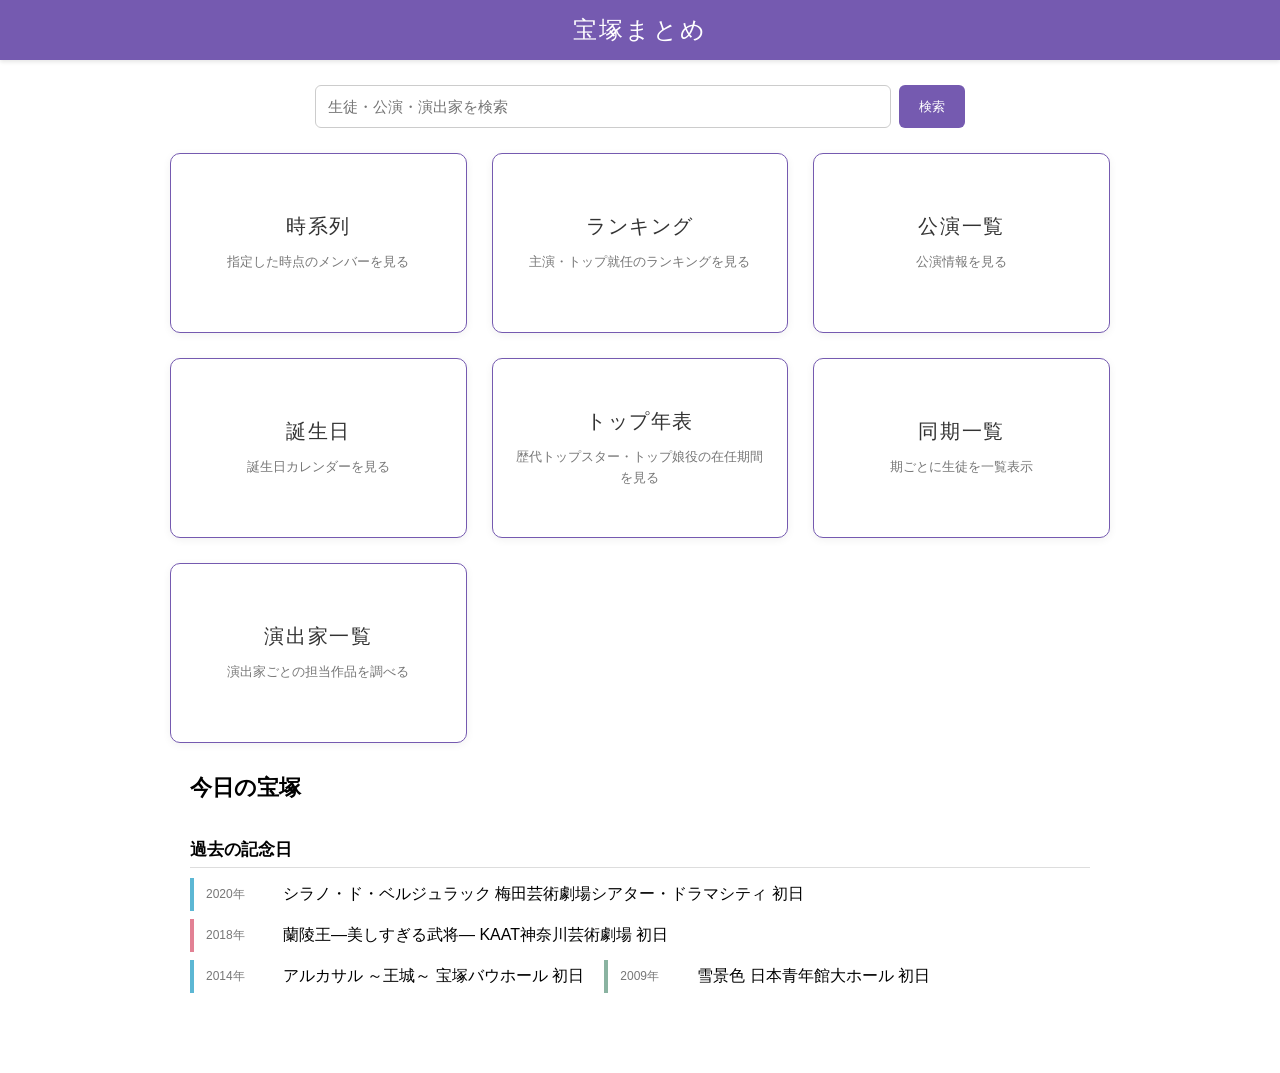
<file: index.html>
<!DOCTYPE html>
<html lang="ja">

<head>
  <meta charset="UTF-8">
  <meta name="viewport" content="width=device-width, initial-scale=1.0">

  <title>宝塚まとめ</title>

  <link rel="stylesheet" href="./css/common.css">
  <link rel="stylesheet" href="./css/index.css">
</head>


<body>

  <header class="top-heading all">
    <div class="heading-title">
      宝塚まとめ
    </div>
  </header>


  <main class="indexMain">

    <form action="search.html" method="get" class="indexSearch">
        <input
            type="search"
            name="q"
            placeholder="生徒・公演・演出家を検索"
            aria-label="サイト内検索"
            required
        >
        <button type="submit">検索</button>
    </form>
    
    <div class="indexMenu">

      <!-- 時系列 -->
      <a href="timeline.html" class="indexCard">

        <div class="indexCardTitle">
          時系列
        </div>

        <div class="indexCardText">
          指定した時点のメンバーを見る
        </div>

      </a>


      <!-- ランキング -->
      <a href="ranking.html" class="indexCard">

        <div class="indexCardTitle">
          ランキング
        </div>

        <div class="indexCardText">
          主演・トップ就任のランキングを見る
        </div>

      </a>


      <!-- 公演一覧 -->
      <a href="revue.html" class="indexCard">

        <div class="indexCardTitle">
          公演一覧
        </div>

        <div class="indexCardText">
          公演情報を見る
        </div>

      </a>

      <!-- 誕生日 -->
      <a href="birthday.html" class="indexCard">

        <div class="indexCardTitle">
          誕生日
        </div>

        <div class="indexCardText">
          誕生日カレンダーを見る
        </div>

      </a>

      <!-- トップ年表 -->
      <a href="top_timeline.html" class="indexCard">

        <div class="indexCardTitle">
          トップ年表
        </div>

        <div class="indexCardText">
          歴代トップスター・トップ娘役の在任期間を見る
        </div>

      </a>

      <!-- 同期一覧 -->
      <a href="generation.html" class="indexCard">
        <div class="indexCardTitle">同期一覧</div>
        <div class="indexCardText">
        期ごとに生徒を一覧表示
        </div>
      </a>

      <a href="director.html" class="indexCard">
        <div class="indexCardTitle">演出家一覧</div>
        <div class="indexCardText">
            演出家ごとの担当作品を調べる
        </div>
      </a>

    </div>

    <!-- 今日の宝塚 -->
    <section id="todaySection">
      <h2>今日の宝塚</h2>
      <div id="todayEvents"></div>
    </section>


  </main>

  <script src="./js/members.js"></script>
  <script src="./js/revues.js"></script>
  <script src="./js/today.js"></script>
</body>

</html>
</file>
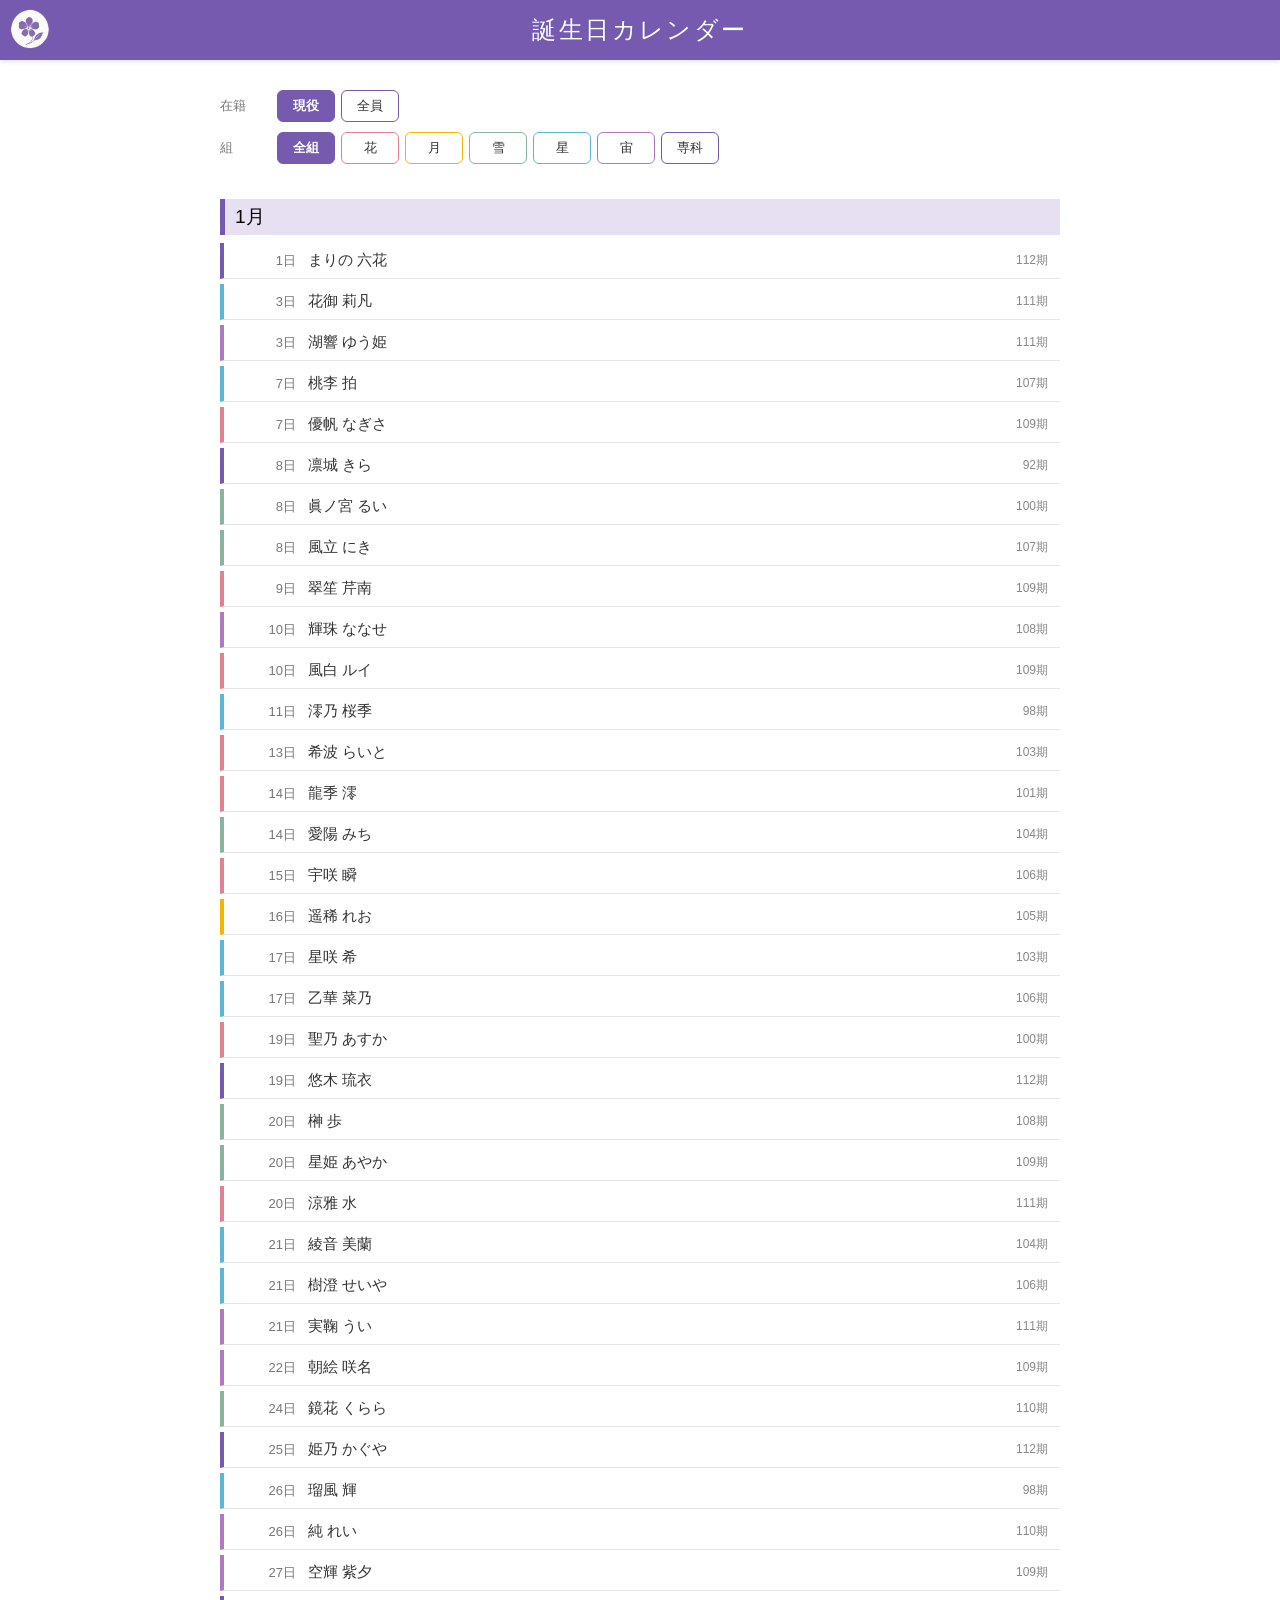
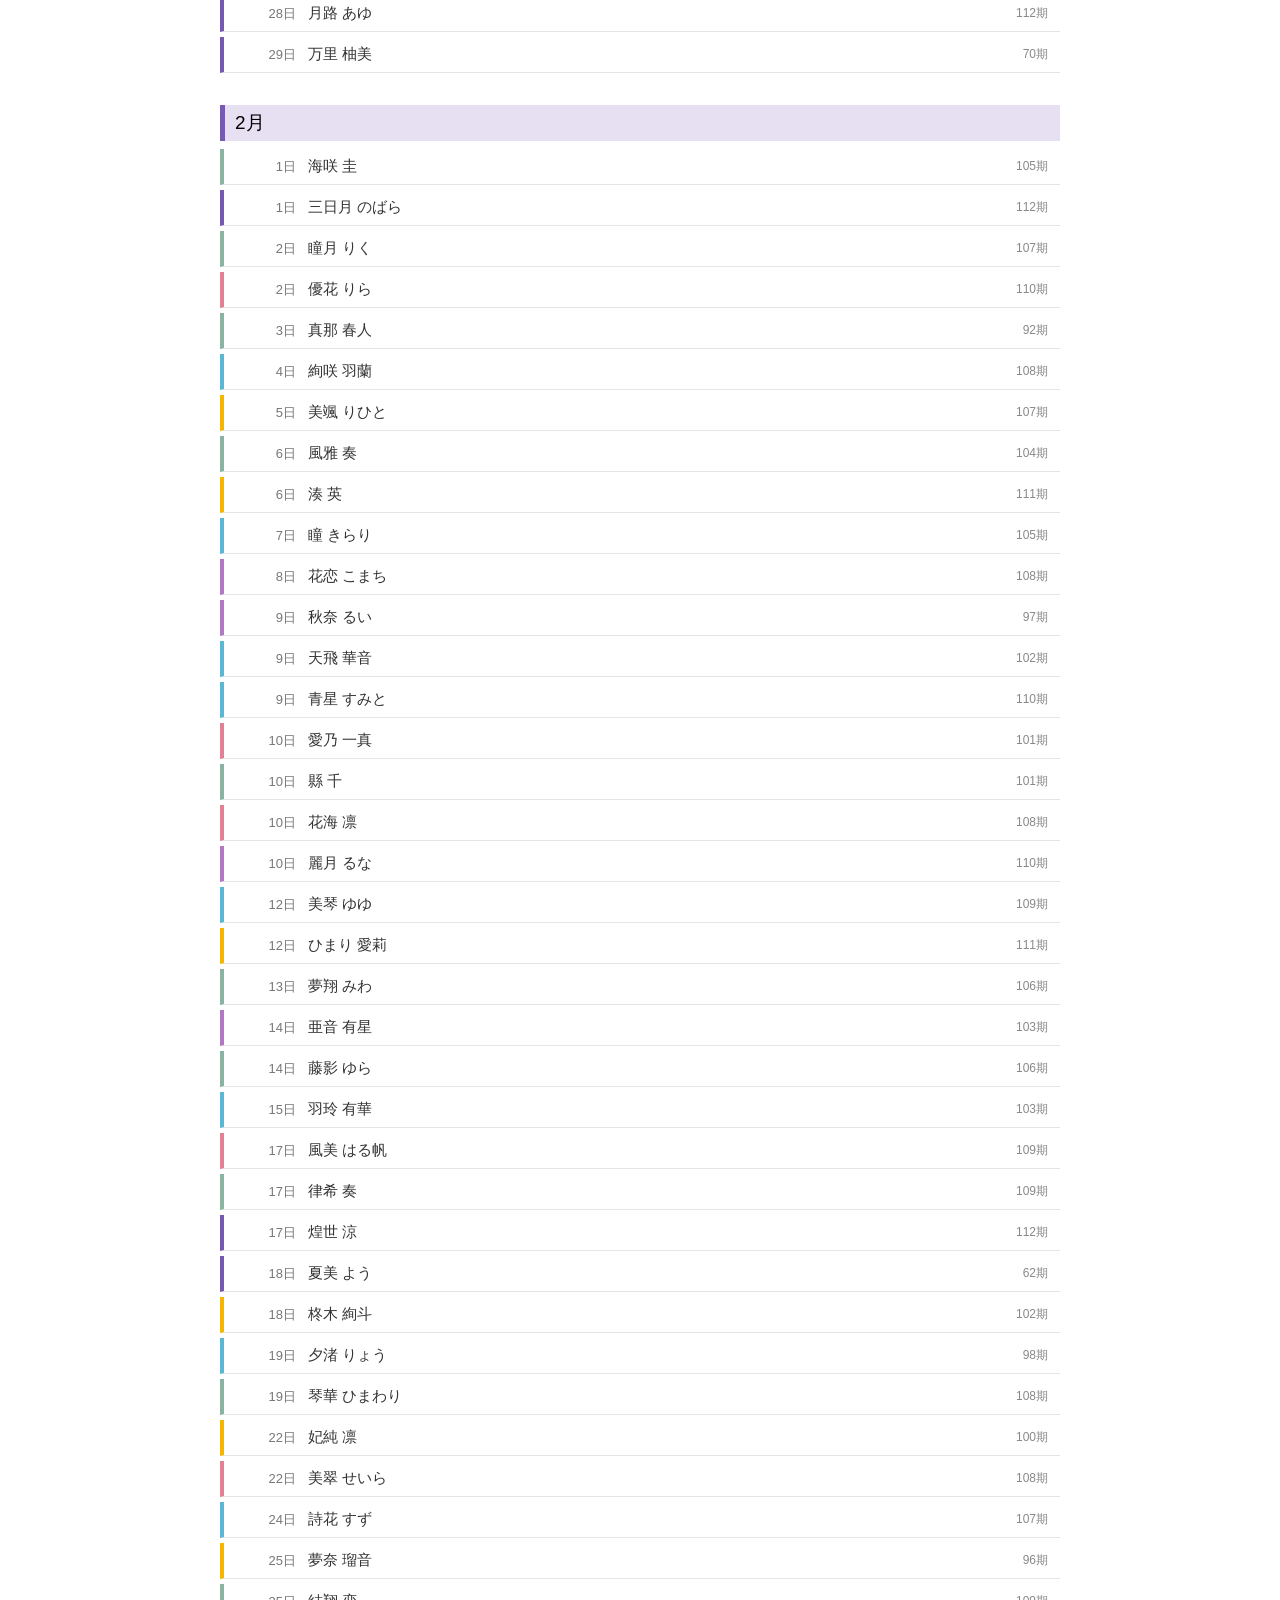
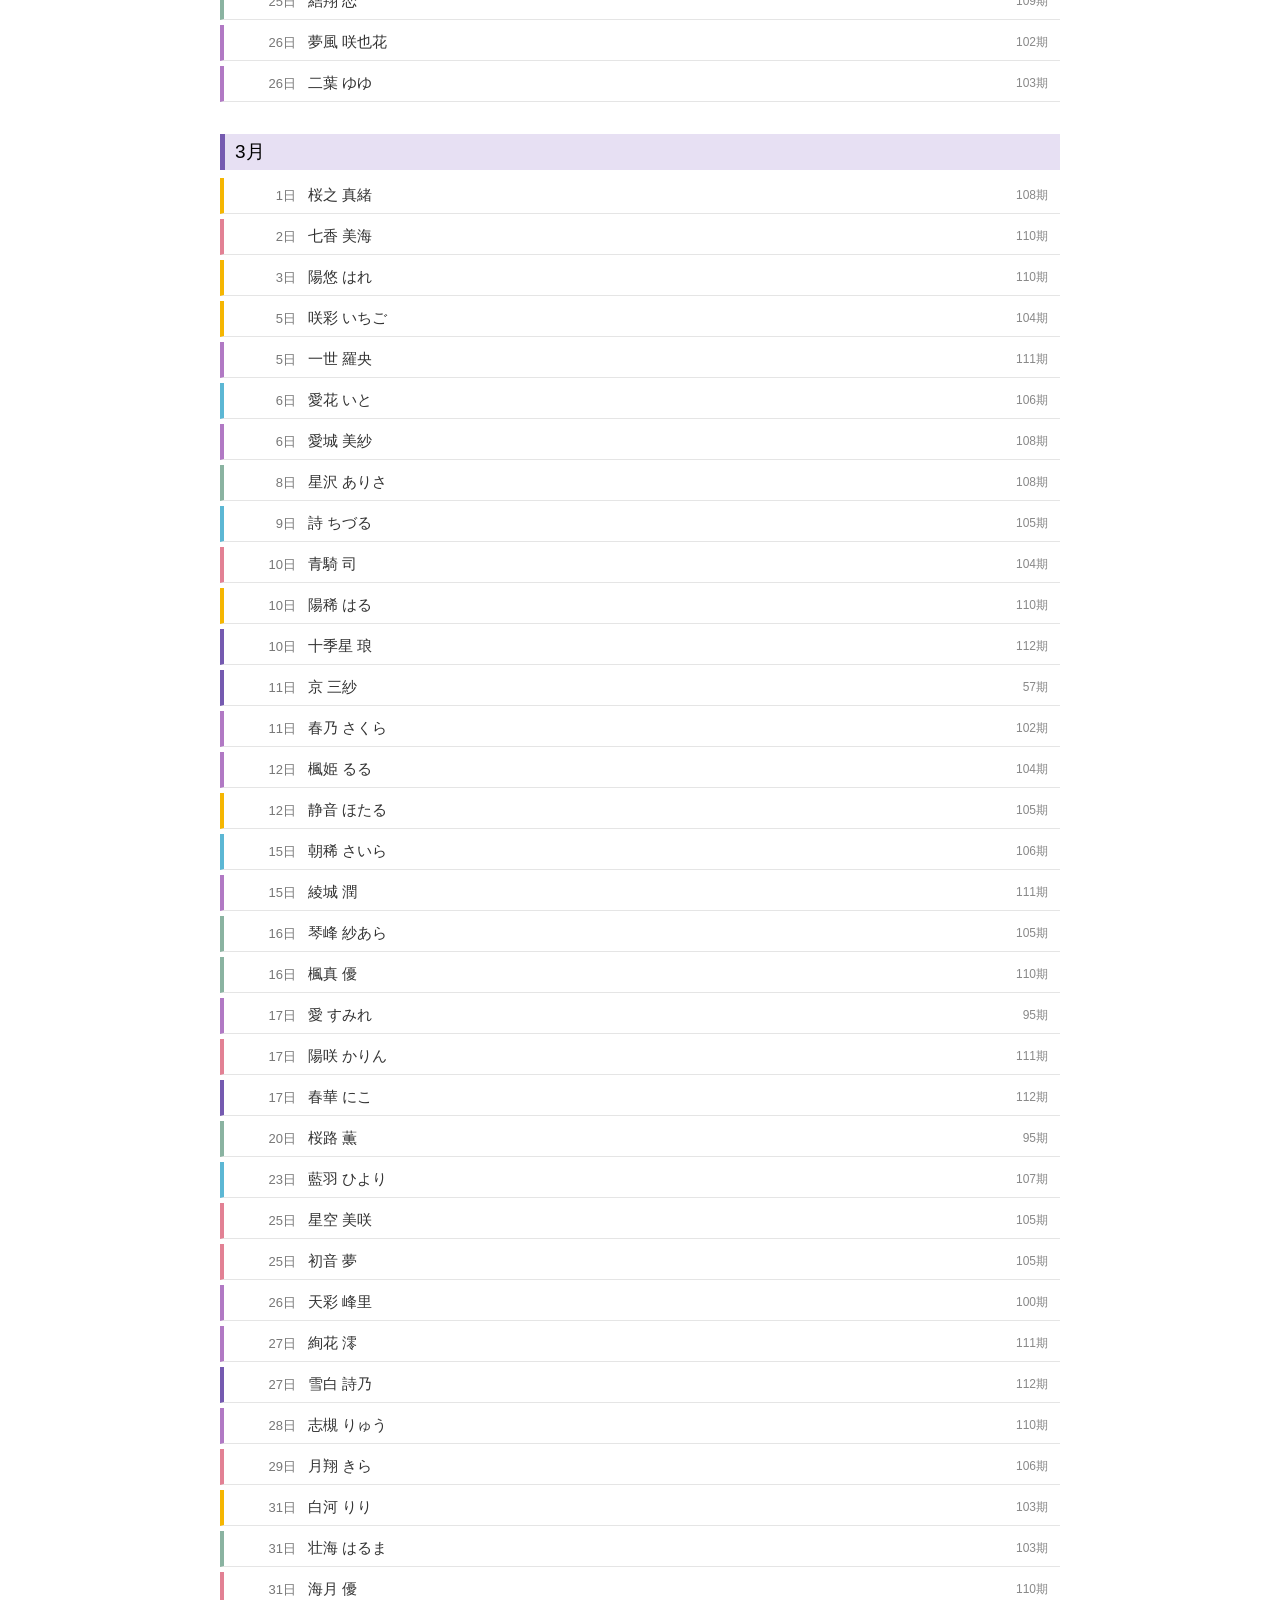
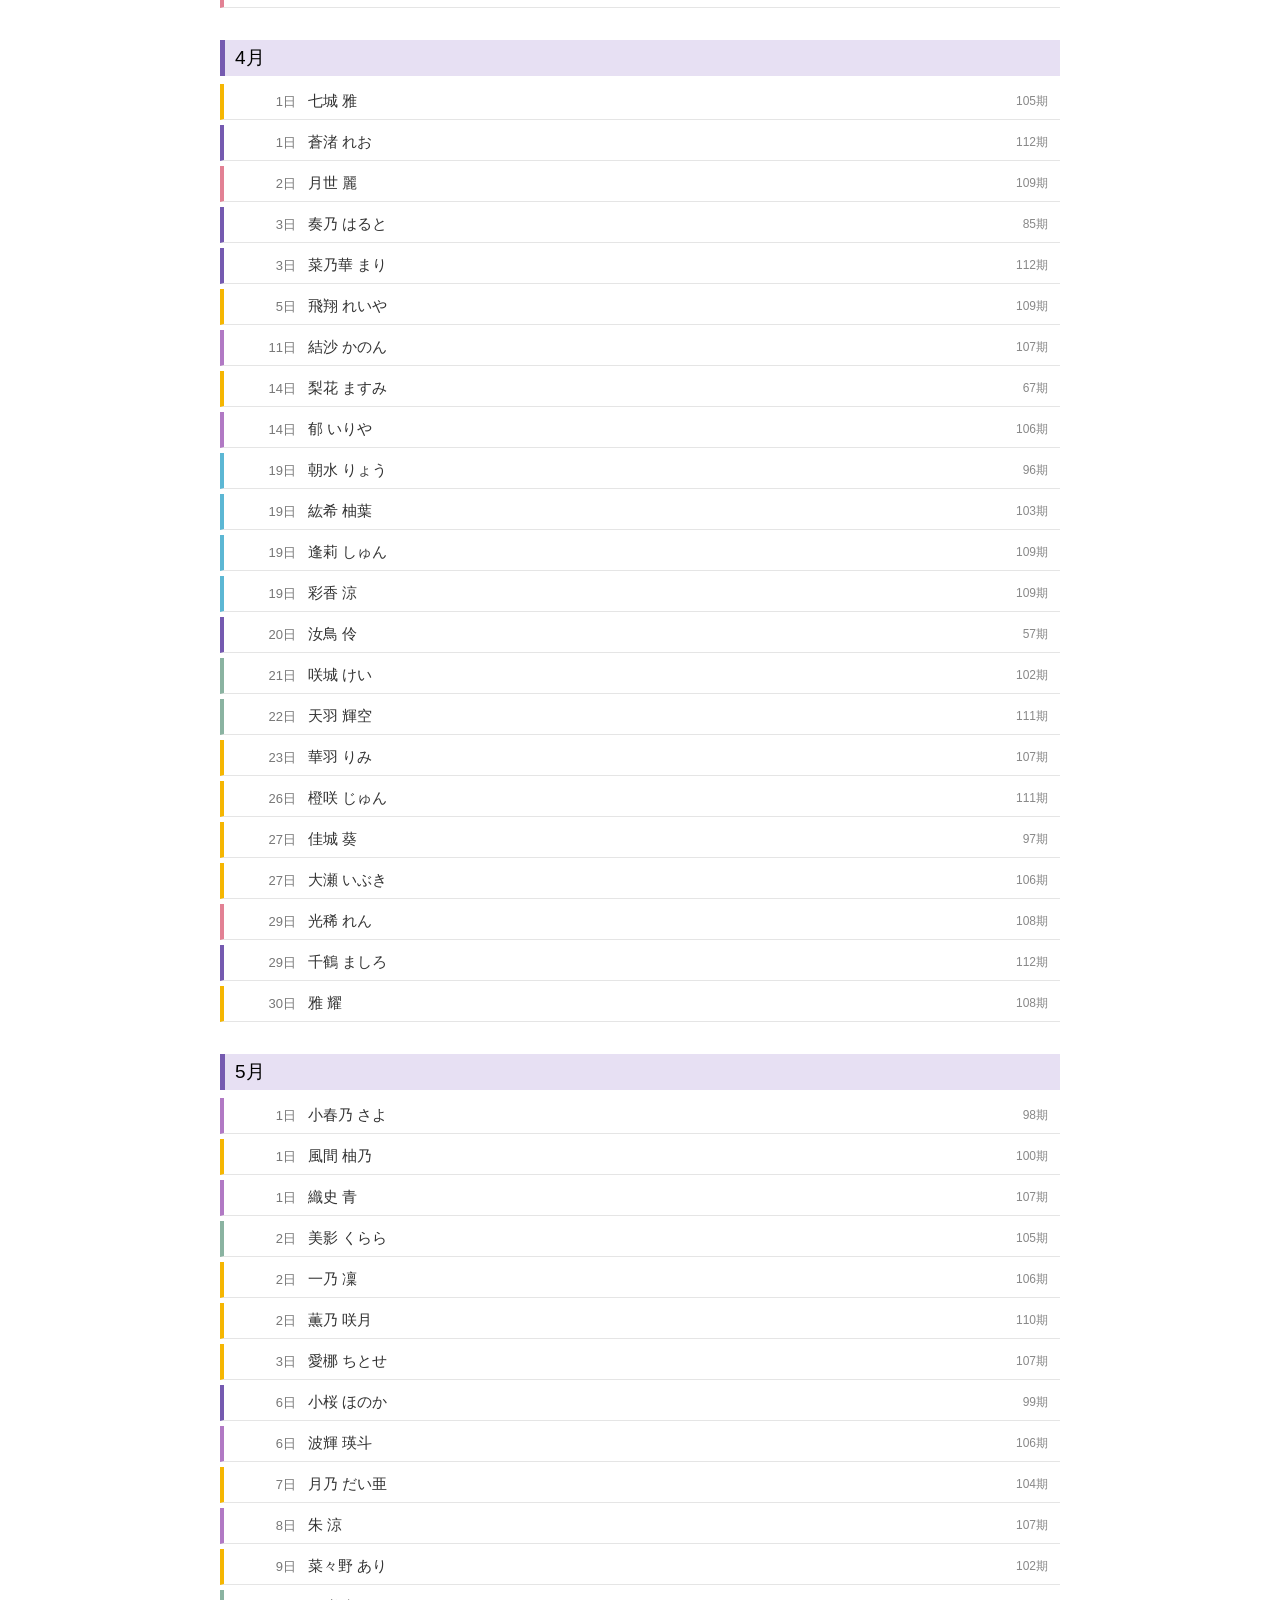
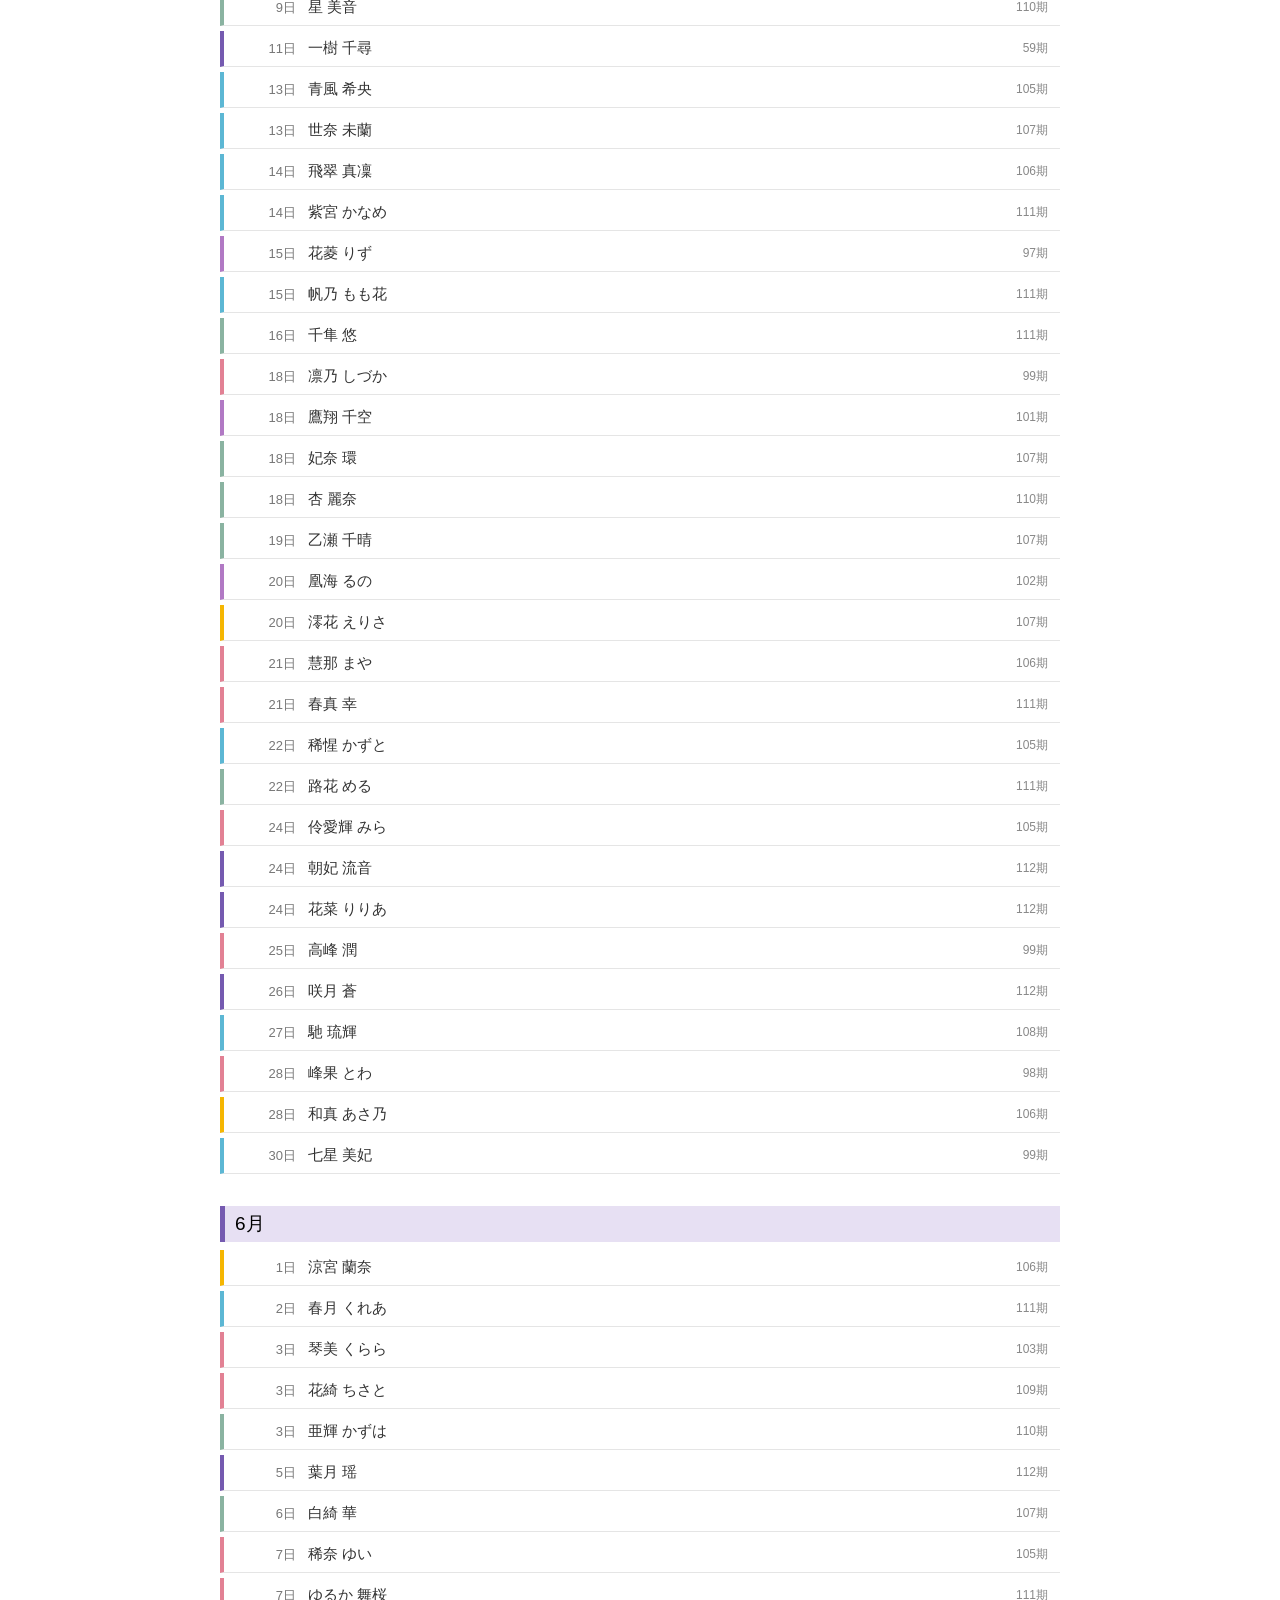
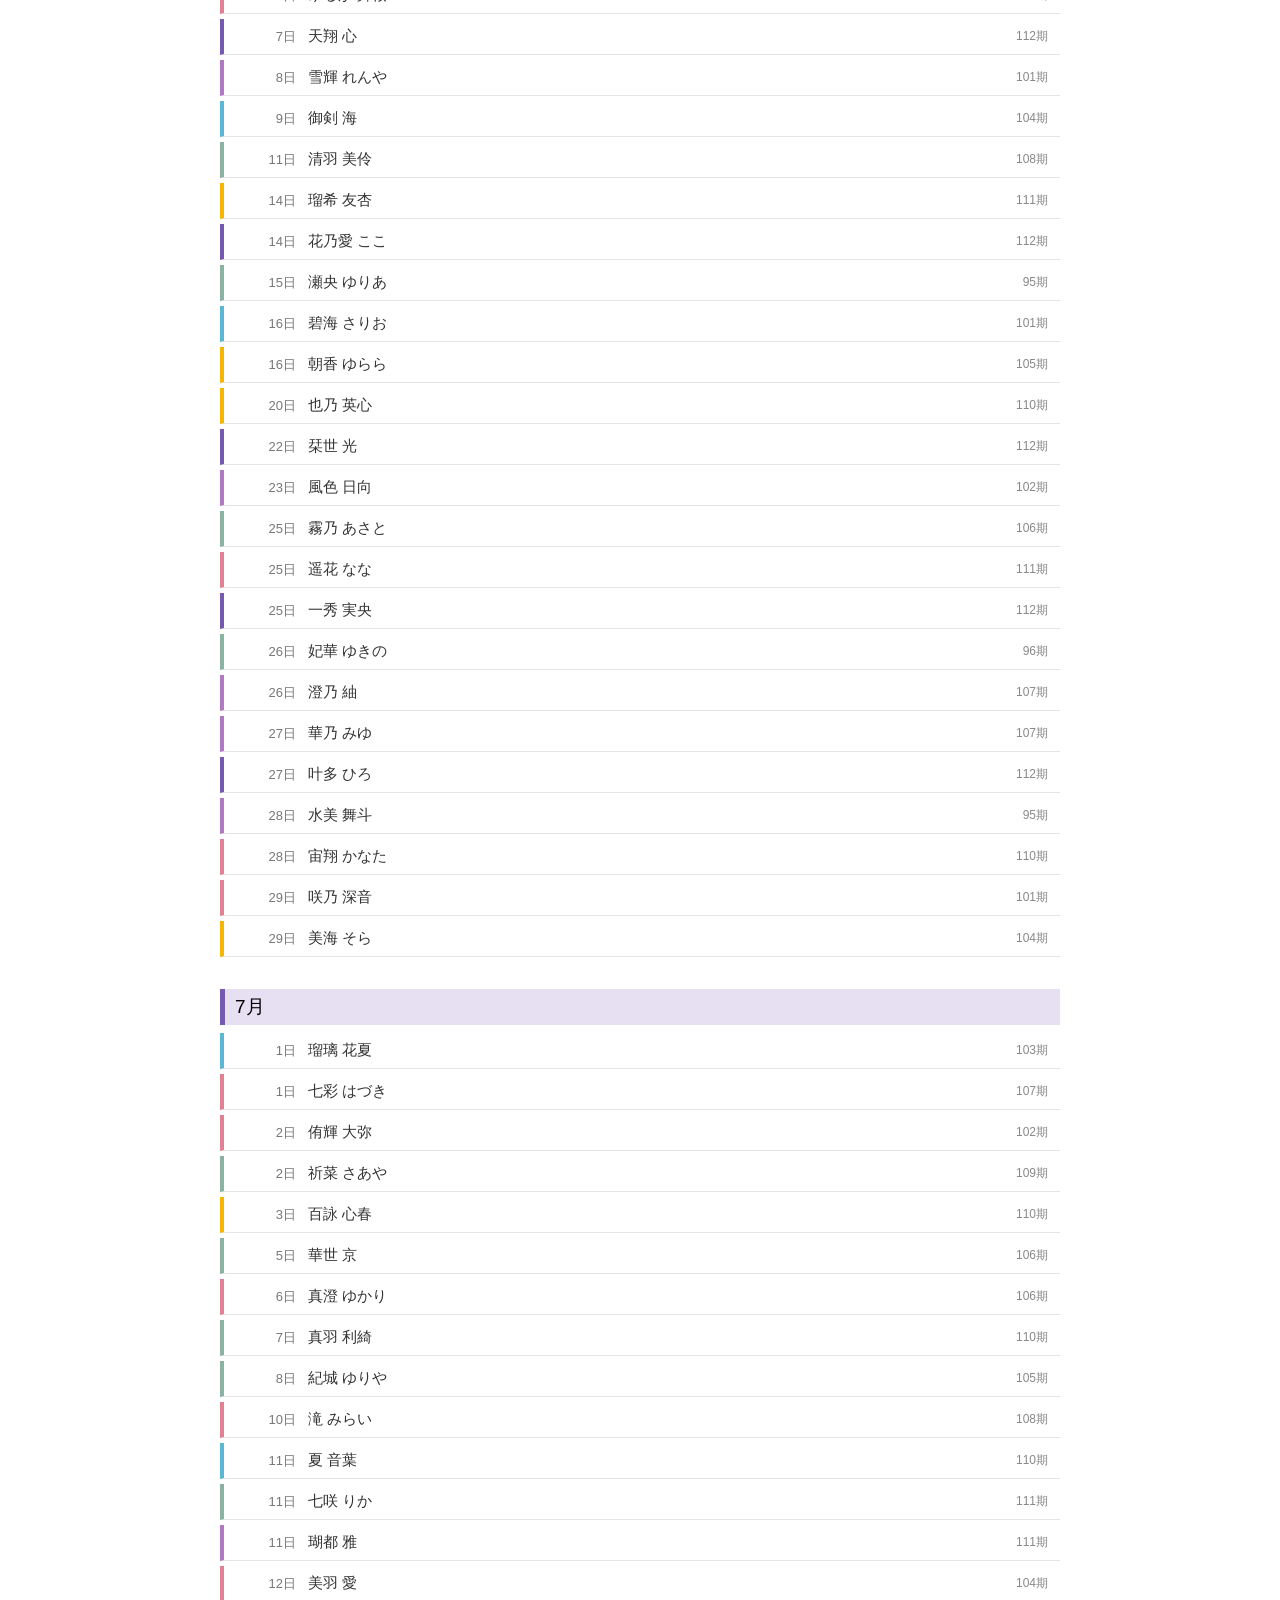
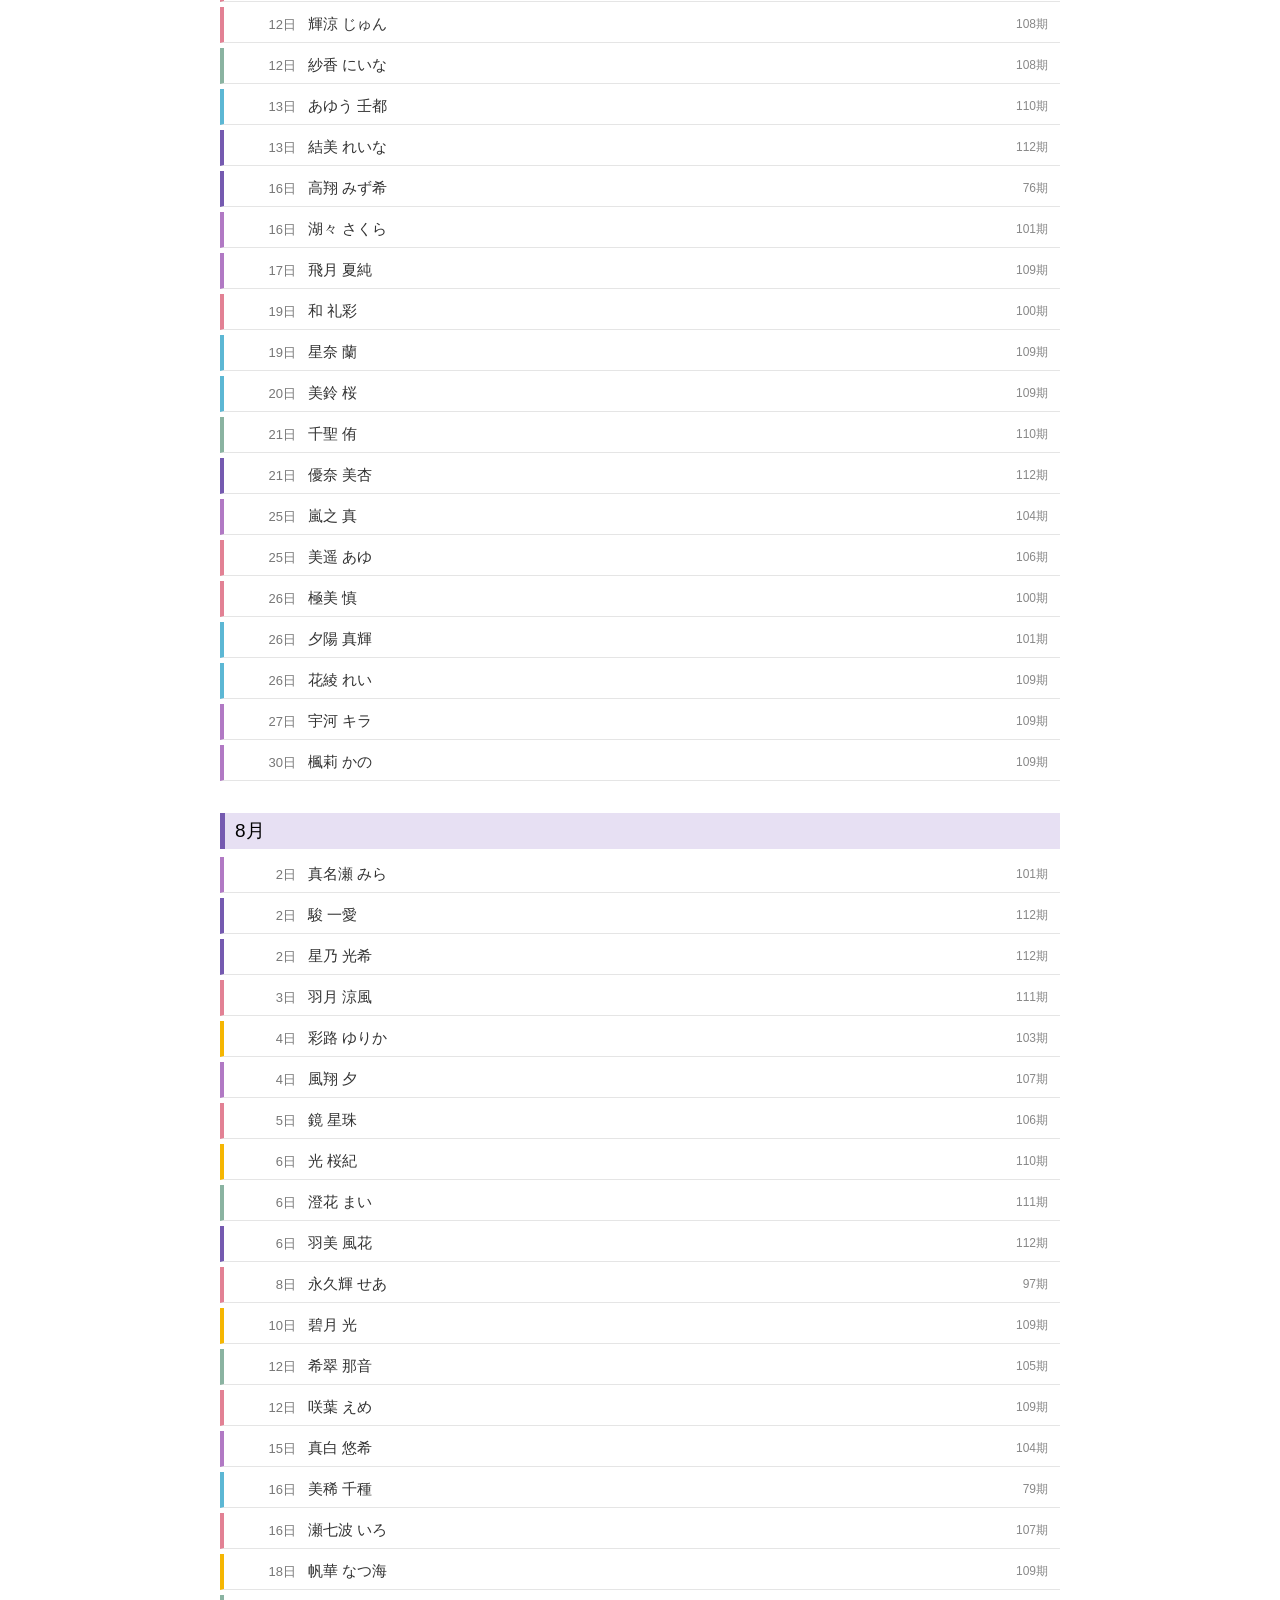
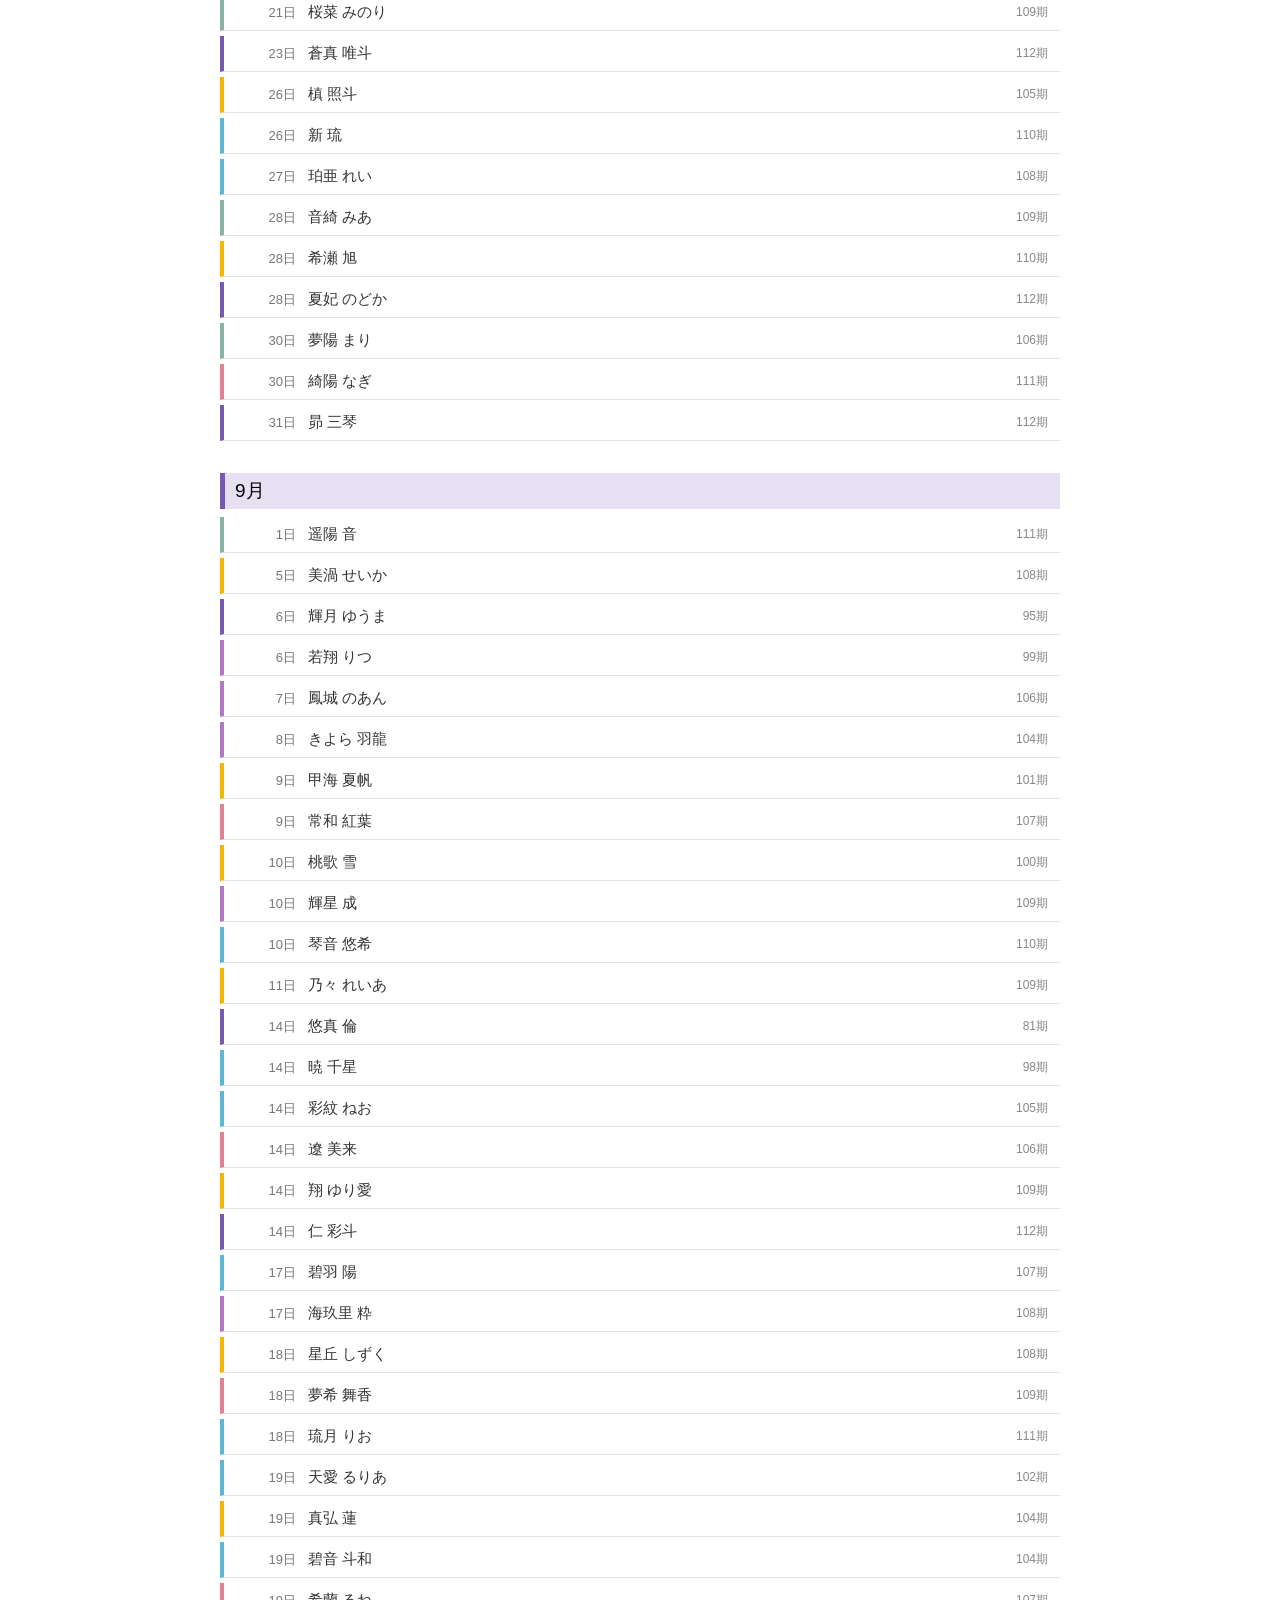
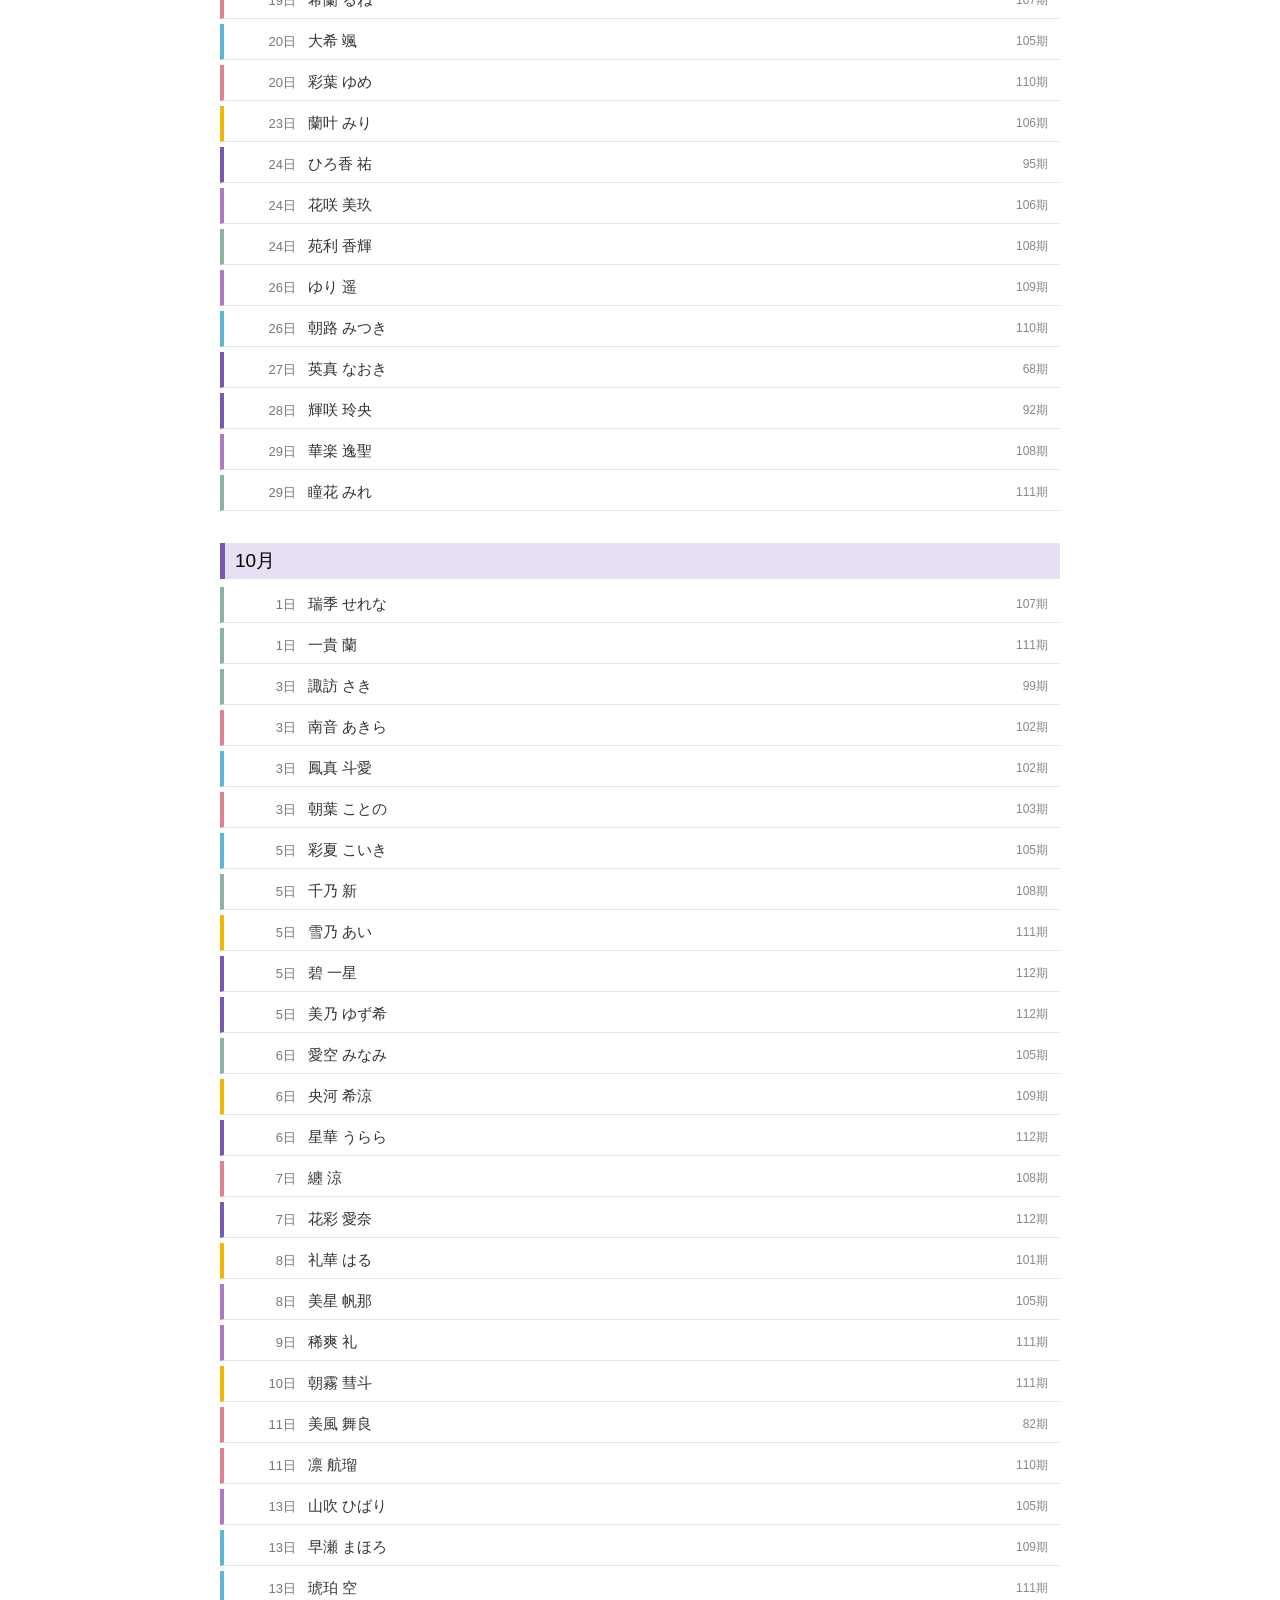
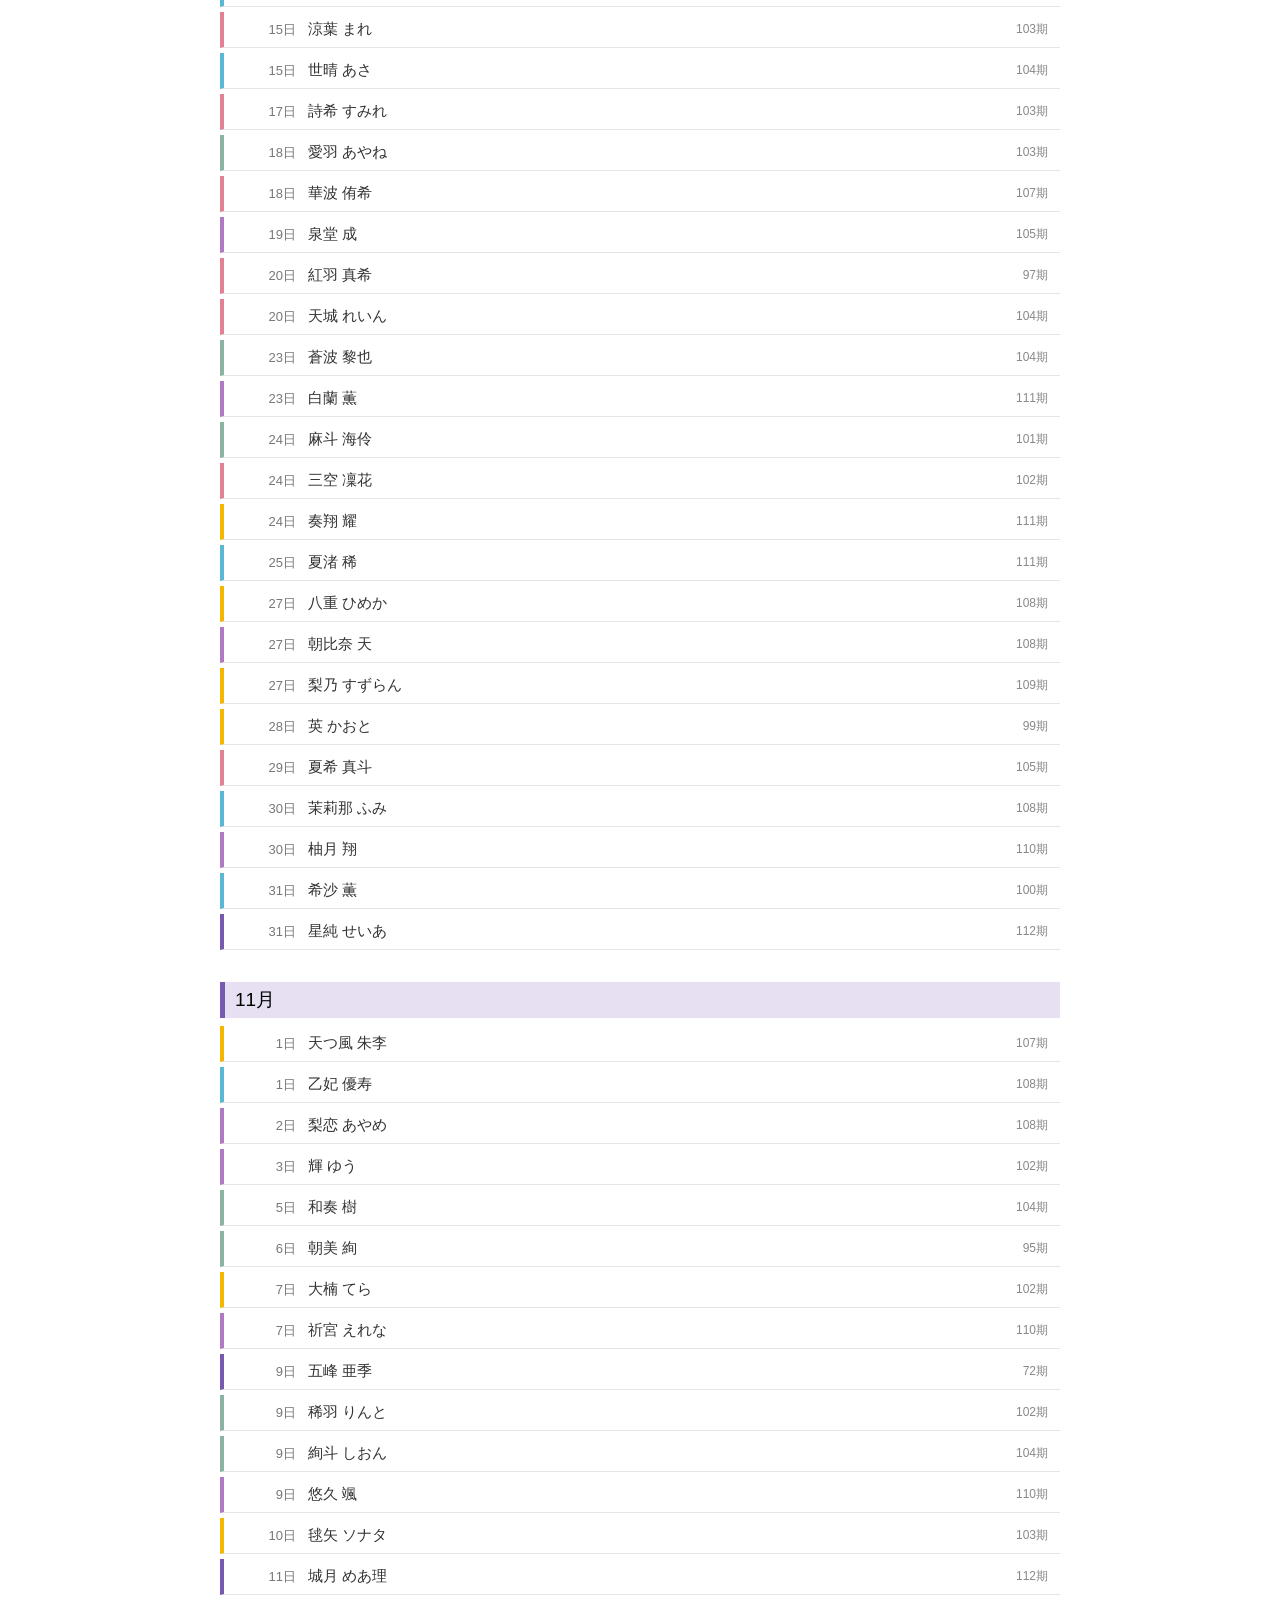
<file: birthday.html>
<!DOCTYPE html>
<html lang="ja">

<head>

  <meta charset="UTF-8">

  <meta
    name="viewport"
    content="width=device-width, initial-scale=1.0"
  >

  <title>誕生日カレンダー</title>

  <link
    rel="stylesheet"
    href="./css/common.css"
  >

  <link
    rel="stylesheet"
    href="./css/birthday.css"
  >

</head>


<body>
<header class="top-heading all">

    <a href="index.html" class="home-icon">
      <img class="home-img" alt="ホーム">
    </a>

    <div class="heading-title">
      誕生日カレンダー
    </div>

  </header>


  <main>

    <!-- =====================================
         フィルター
    ====================================== -->

    <div id="birthdayMenu">


      <!-- 在籍 -->

      <div class="filterRow">

        <div class="filterLabel">
          在籍
        </div>

        <div class="filterButtons">

          <button
            class="statusBtn active"
            data-status="active"
          >
            現役
          </button>

          <button
            class="statusBtn"
            data-status="all"
          >
            全員
          </button>

        </div>

      </div>


      <!-- 組 -->

      <div class="filterRow">

        <div class="filterLabel">
          組
        </div>

        <div class="filterButtons">

          <button
            class="trpBtn all active"
            data-trp="all"
          >
            全組
          </button>

          <button
            class="trpBtn flower"
            data-trp="flower"
          >
            花
          </button>

          <button
            class="trpBtn moon"
            data-trp="moon"
          >
            月
          </button>

          <button
            class="trpBtn snow"
            data-trp="snow"
          >
            雪
          </button>

          <button
            class="trpBtn star"
            data-trp="star"
          >
            星
          </button>

          <button
            class="trpBtn cosmos"
            data-trp="cosmos"
          >
            宙
          </button>

          <button
            class="trpBtn special"
            data-trp="special"
          >
            専科
          </button>

        </div>

      </div>

    </div>


    <!-- =====================================
         誕生日一覧
    ====================================== -->

    <div id="birthdayList">
    </div>

  </main>


  <script src="./js/members.js"></script>
  <script src="./js/birthday.js"></script>

</body>

</html>
</file>
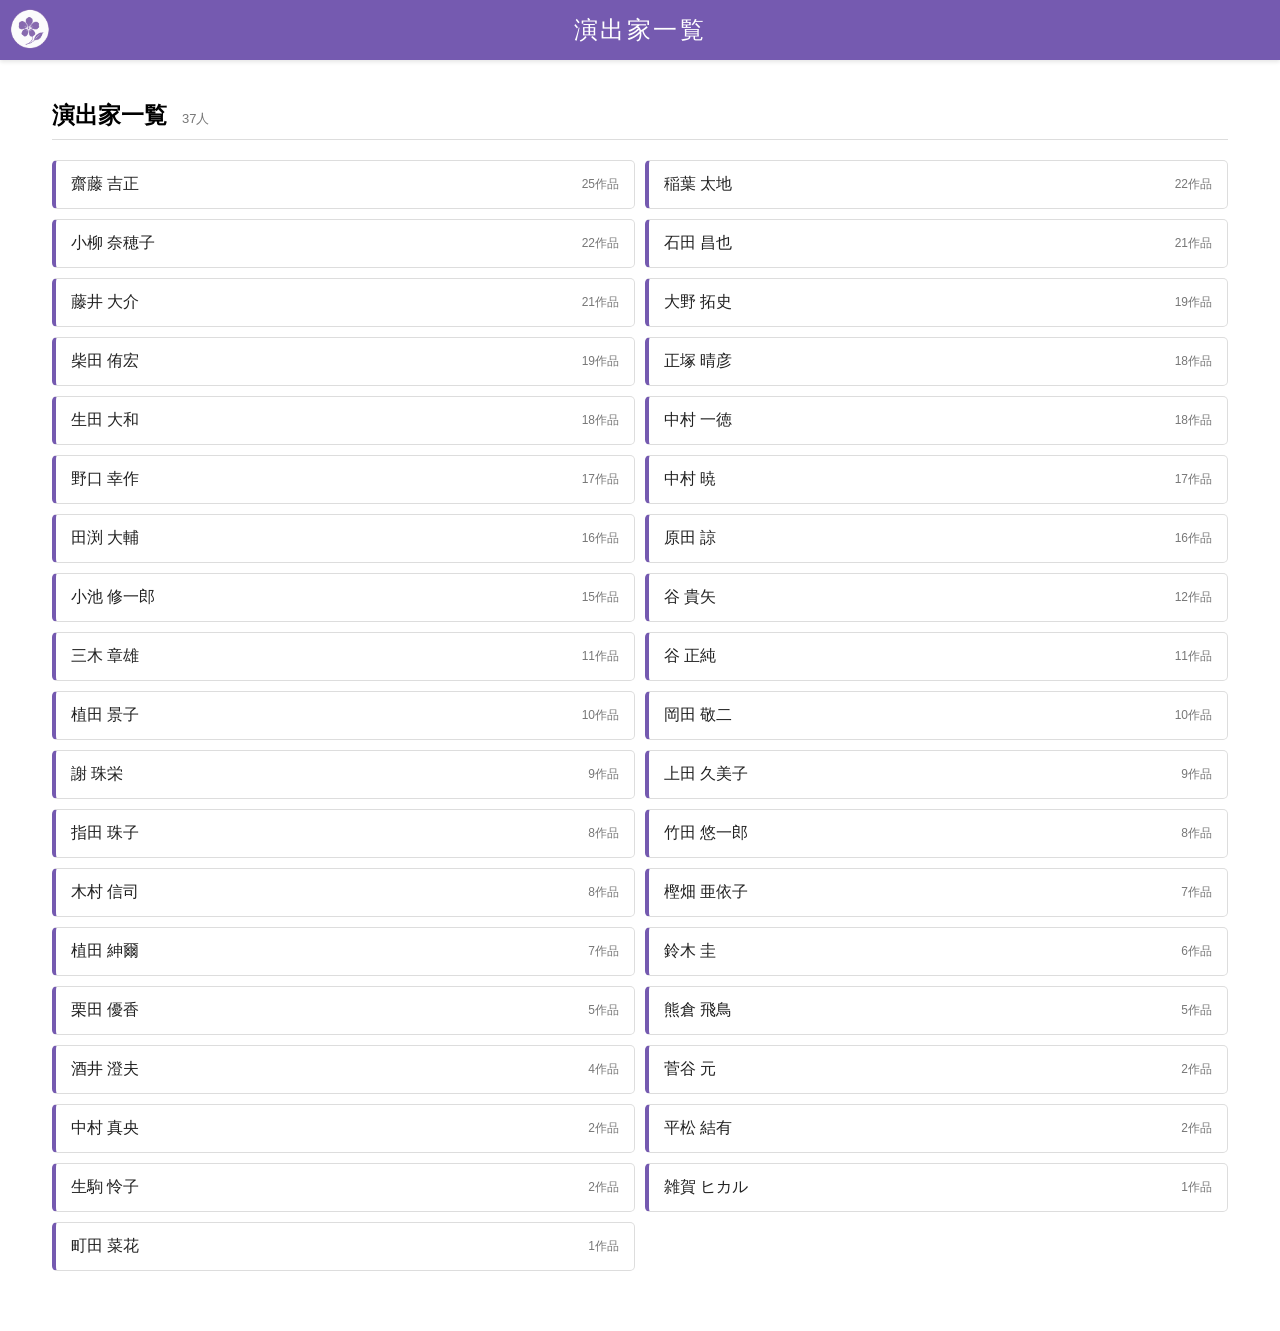
<file: director.html>
<!DOCTYPE html>
<html lang="ja">
<head>
    <meta charset="UTF-8">
    <meta name="viewport" content="width=device-width, initial-scale=1.0">

    <title>演出家一覧 | 宝塚まとめ</title>

    <link rel="stylesheet" href="./css/common.css">
    <link rel="stylesheet" href="./css/director.css">
</head>
<body>

<header class="top-heading all">
    <a href="index.html" class="home-icon">
      <img class="home-img" alt="ホーム">
    </a>

    <div class="heading-title">演出家一覧</div>
</header>

<main class="directorsMain">

    <div class="directorsHeading">
        <h2>演出家一覧</h2>
        <span id="directorCount"></span>
    </div>

    <div id="directorsList"></div>

</main>

<script src="./js/directors.js"></script>
<script src="./js/revues.js"></script>
<script src="./js/director.js"></script>

</body>
</html>
</file>
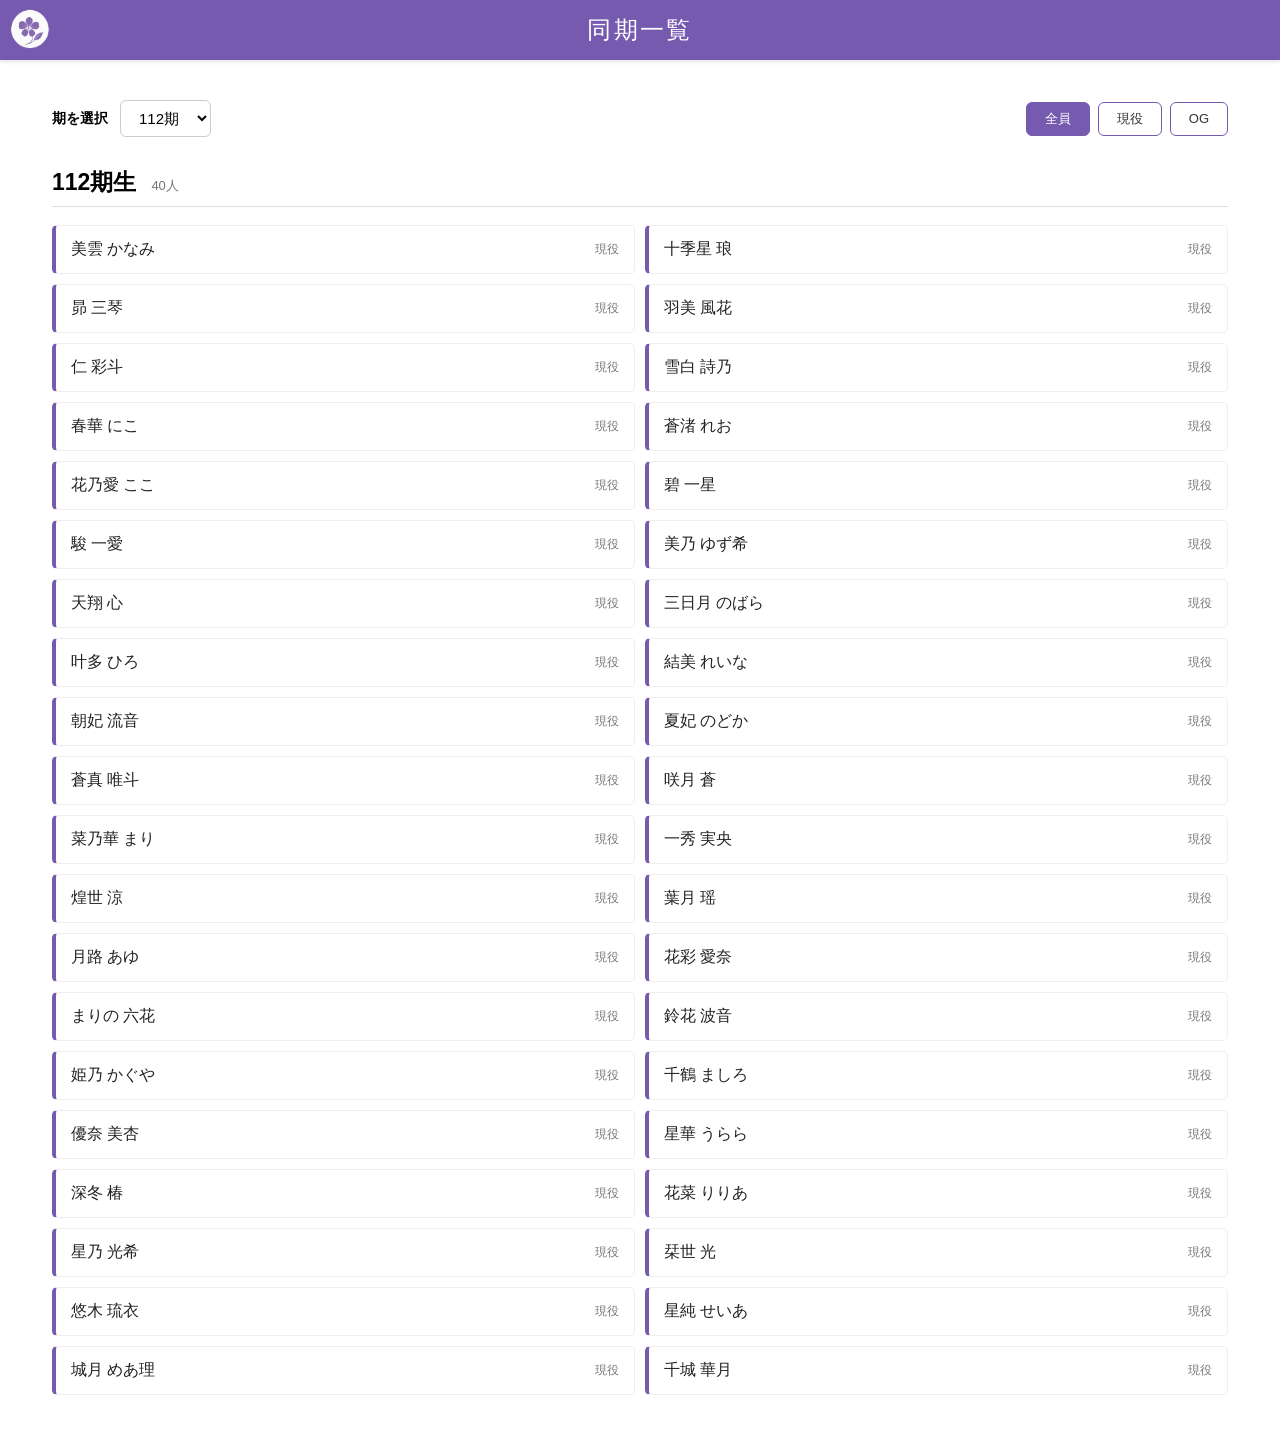
<file: generation.html>
<!DOCTYPE html>
<html lang="ja">

  <head>
    <meta charset="UTF-8">
    <meta name="viewport" content="width=device-width, initial-scale=1.0">

    <title>同期一覧</title>

    <link rel="stylesheet" href="./css/common.css">
    <link rel="stylesheet" href="./css/generation.css">
</head>

<body>

<header class="top-heading all">
    <a href="index.html" class="home-icon">
      <img class="home-img" alt="ホーム">
    </a>

    <div class="heading-title">同期一覧</div>
</header>

<main class="generationMain">

    <div class="generationControls">

        <div class="generationSelectArea">
            <label for="generationSelect">期を選択</label>
            <select id="generationSelect"></select>
        </div>

        <div class="generationStatusButtons">
            <button type="button" class="generationStatusBtn active" data-status="all">
                全員
            </button>
            <button type="button" class="generationStatusBtn" data-status="active">
                現役
            </button>
            <button type="button" class="generationStatusBtn" data-status="og">
                OG
            </button>
        </div>

    </div>

    <div class="generationHeading">
        <h2 id="generationTitle"></h2>
        <span id="generationCount"></span>
    </div>

    <div id="generationList"></div>

</main>

<script src="./js/members.js"></script>
<script src="./js/generation.js"></script>

</body>
</html>
</file>
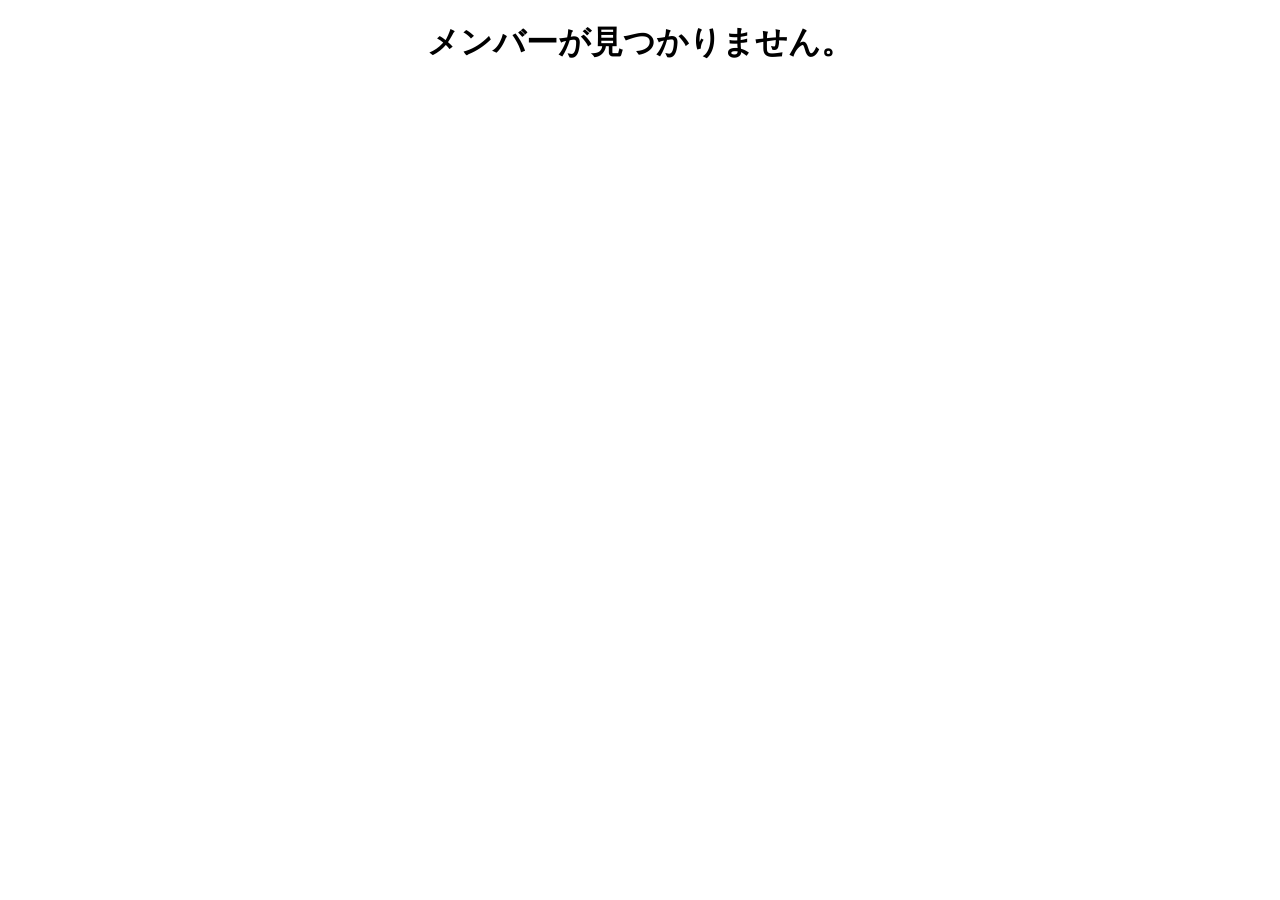
<file: member.html>
<!DOCTYPE html>
<html lang="ja">

<head>

<meta charset="UTF-8">

<meta name="viewport" content="width=device-width, initial-scale=1.0">

<title>プロフィール</title>

<link rel="stylesheet" href="./css/common.css">
<link rel="stylesheet" href="./css/member.css">

</head>

<body>

<header class="top-heading">

    <a href="index.html" class="home-icon">
        <img class="home-img">
    </a>

    <div class="heading-title" id="pageTitle">

    </div>

</header>


<main id="profile">

    <div class="left">

        <!--
        <img id="memberImage">
        -->

        <h1 id="memberName"></h1>

        <div id="memberKana"></div>

        <table class="profileTable">

            <tr>
                <th>期</th>
                <td id="memberGen"></td>
            </tr>

            <tr>
                <th>組</th>
                <td id="memberTrp"></td>
            </tr>

            <tr>
                <th>愛称</th>
                <td id="memberNickname"></td>
            </tr>

            <tr>
                <th>誕生日</th>
                <td id="memberBirthday"></td>
            </tr>

            <tr>
                <th>出身地</th>
                <td id="memberBirthplace"></td>
            </tr>

            <tr>
                <th>身長</th>
                <td id="memberHeight"></td>
            </tr>

        </table>

    </div>


    <div class="right">

        <section>

            <h2>経歴</h2>

            <div id="history"></div>

        </section>


        <section>

            <div class="careerHeading">

                <h2>公演</h2>

                <div class="careerFilter">

                    <button class="careerBtn active" data-mode="all">
                        すべて
                    </button>

                    <button class="careerBtn" data-mode="main">
                        主演等
                    </button>

                </div>

            </div>

            <div id="career"></div>
        </section>

    </div>

</main>


<script src="./js/members.js"></script>
<script src="./js/revues.js"></script>
<script src="./js/member.js"></script>

</body>

</html>
</file>
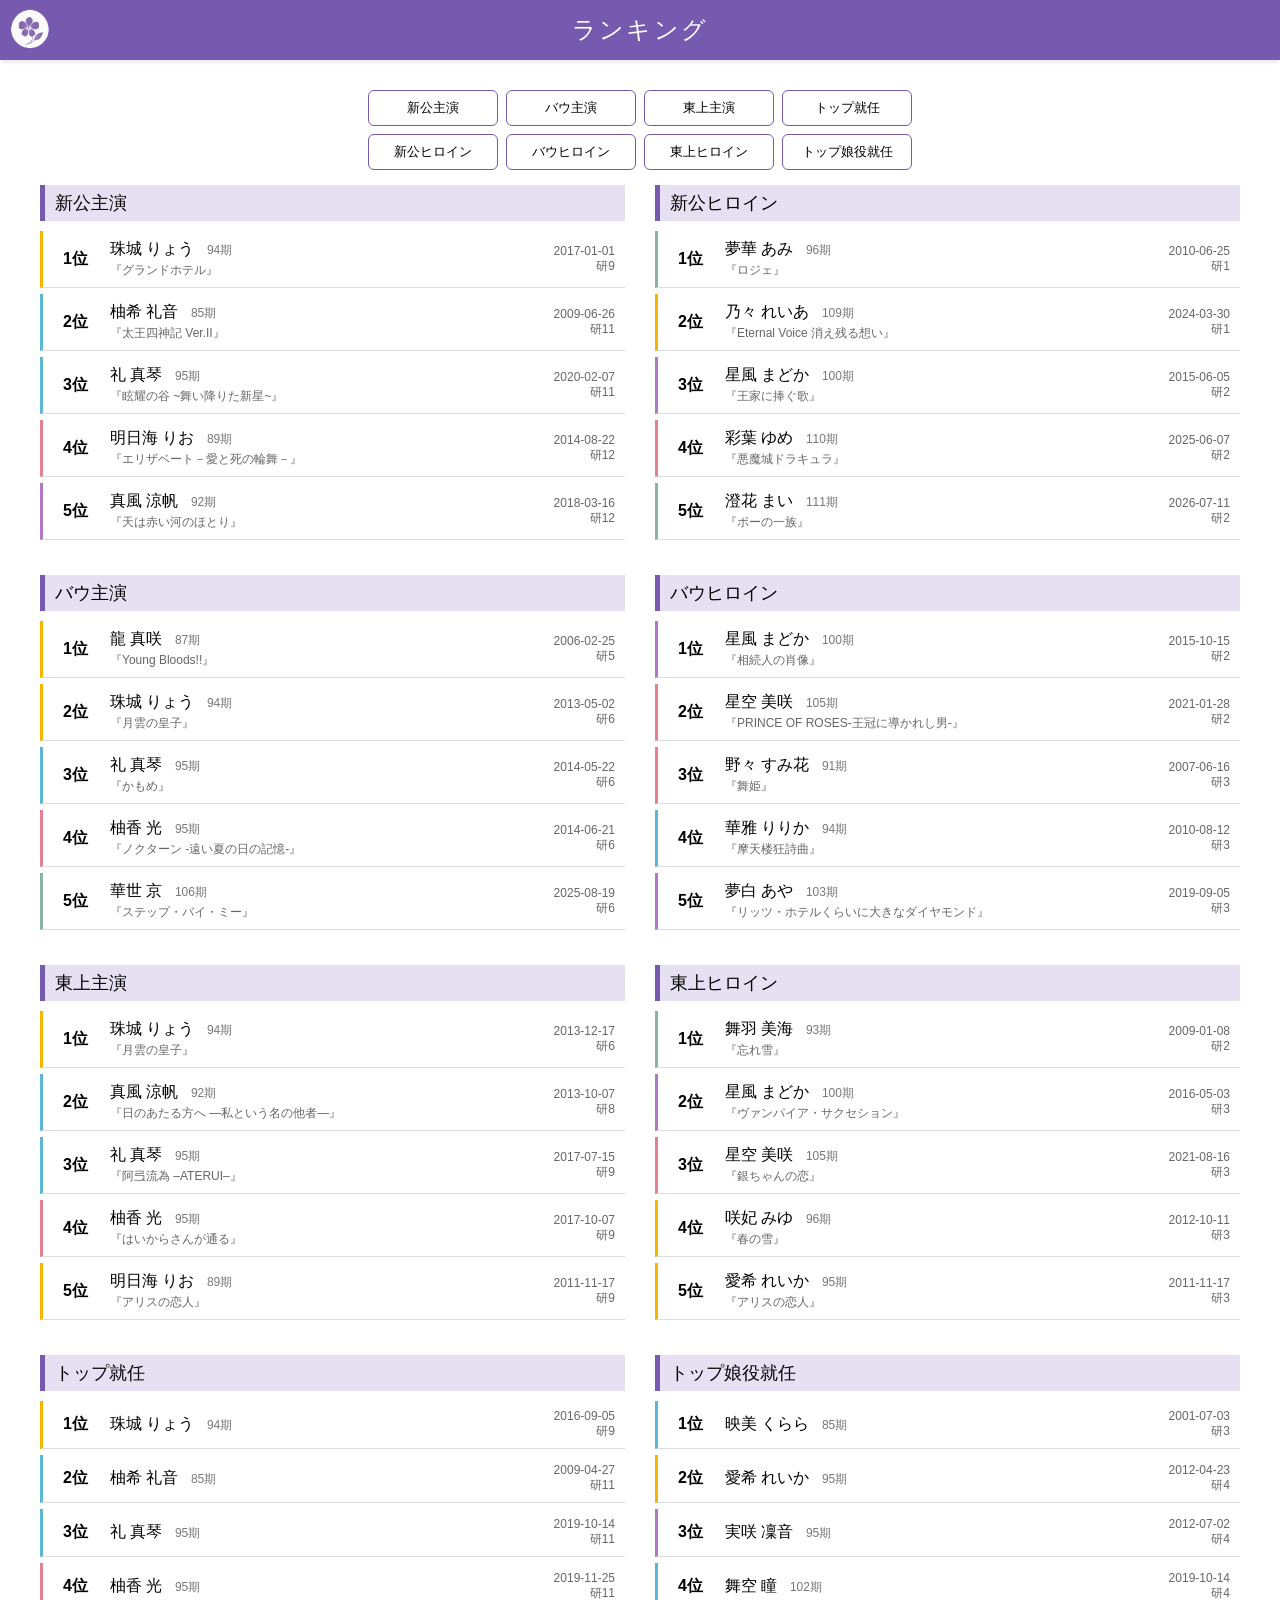
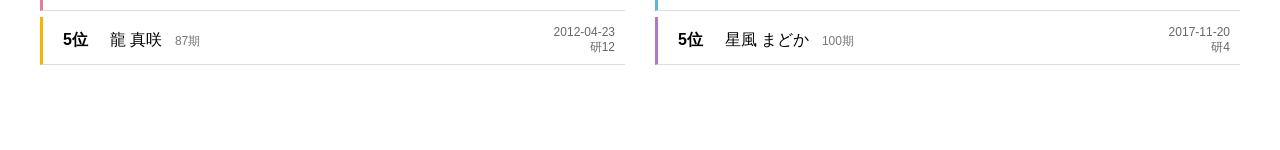
<file: ranking.html>
<!DOCTYPE html>
<html lang="ja">

<head>
  <meta charset="UTF-8">
  <title>ランキング</title>

  <link rel="stylesheet" href="./css/common.css">
  <link rel="stylesheet" href="./css/ranking.css">
</head>


<body>

  <header class="top-heading all">

    <a href="index.html" class="home-icon">
      <img class="home-img" alt="ホーム">
    </a>

    <div class="heading-title">
      ランキング
    </div>

  </header>


  <main>

    <!-- ランキング切替 -->
    <div id="rankingMenu">

    <!-- 男役ランキング -->
    <div class="rankingMenuRow">

        <div class="rankingButtons">

        <button
            class="rankingBtn"
            data-ranking="newHero"
        >
            新公主演
        </button>

        <button
            class="rankingBtn"
            data-ranking="bowHero"
        >
            バウ主演
        </button>

        <button
            class="rankingBtn"
            data-ranking="toujouHero"
        >
            東上主演
        </button>

        <button
            class="rankingBtn"
            data-ranking="topHero"
        >
            トップ就任
        </button>

        </div>

    </div>


    <!-- 娘役ランキング -->
    <div class="rankingMenuRow">

        <div class="rankingButtons">

        <button
            class="rankingBtn"
            data-ranking="newHeroine"
        >
            新公ヒロイン
        </button>

        <button
            class="rankingBtn"
            data-ranking="bowHeroine"
        >
            バウヒロイン
        </button>

        <button
            class="rankingBtn"
            data-ranking="toujouHeroine"
        >
            東上ヒロイン
        </button>

        <button
            class="rankingBtn"
            data-ranking="topHeroine"
        >
            トップ娘役就任
        </button>

        </div>

    </div>

    </div>

    <div id="backToOverview">
        <button id="overviewBtn">
            ランキング一覧
        </button>
    </div>

    <!-- ランキング本体 -->
    <div id="rankingList"></div>

  </main>


  <script src="./js/members.js"></script>
  <script src="./js/revues.js"></script>
  <script src="./js/ranking.js"></script>

</body>

</html>
</file>
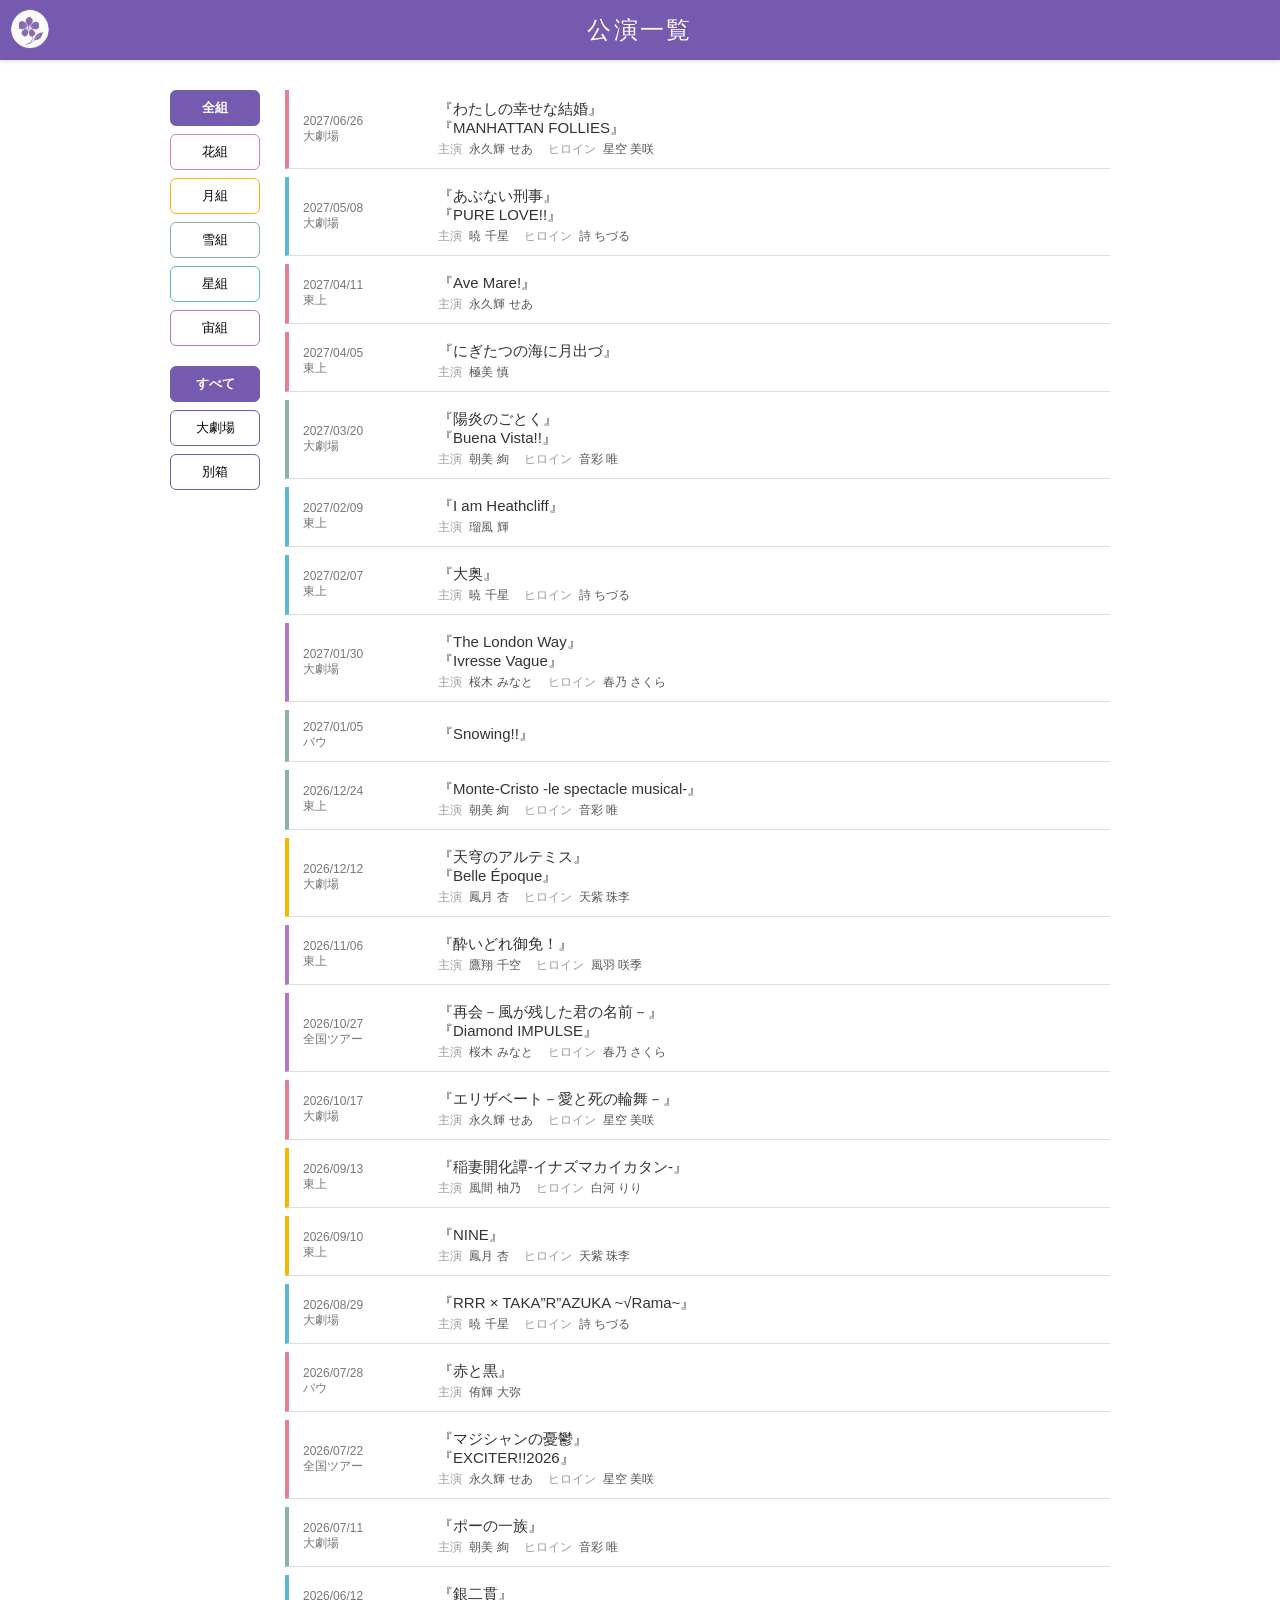
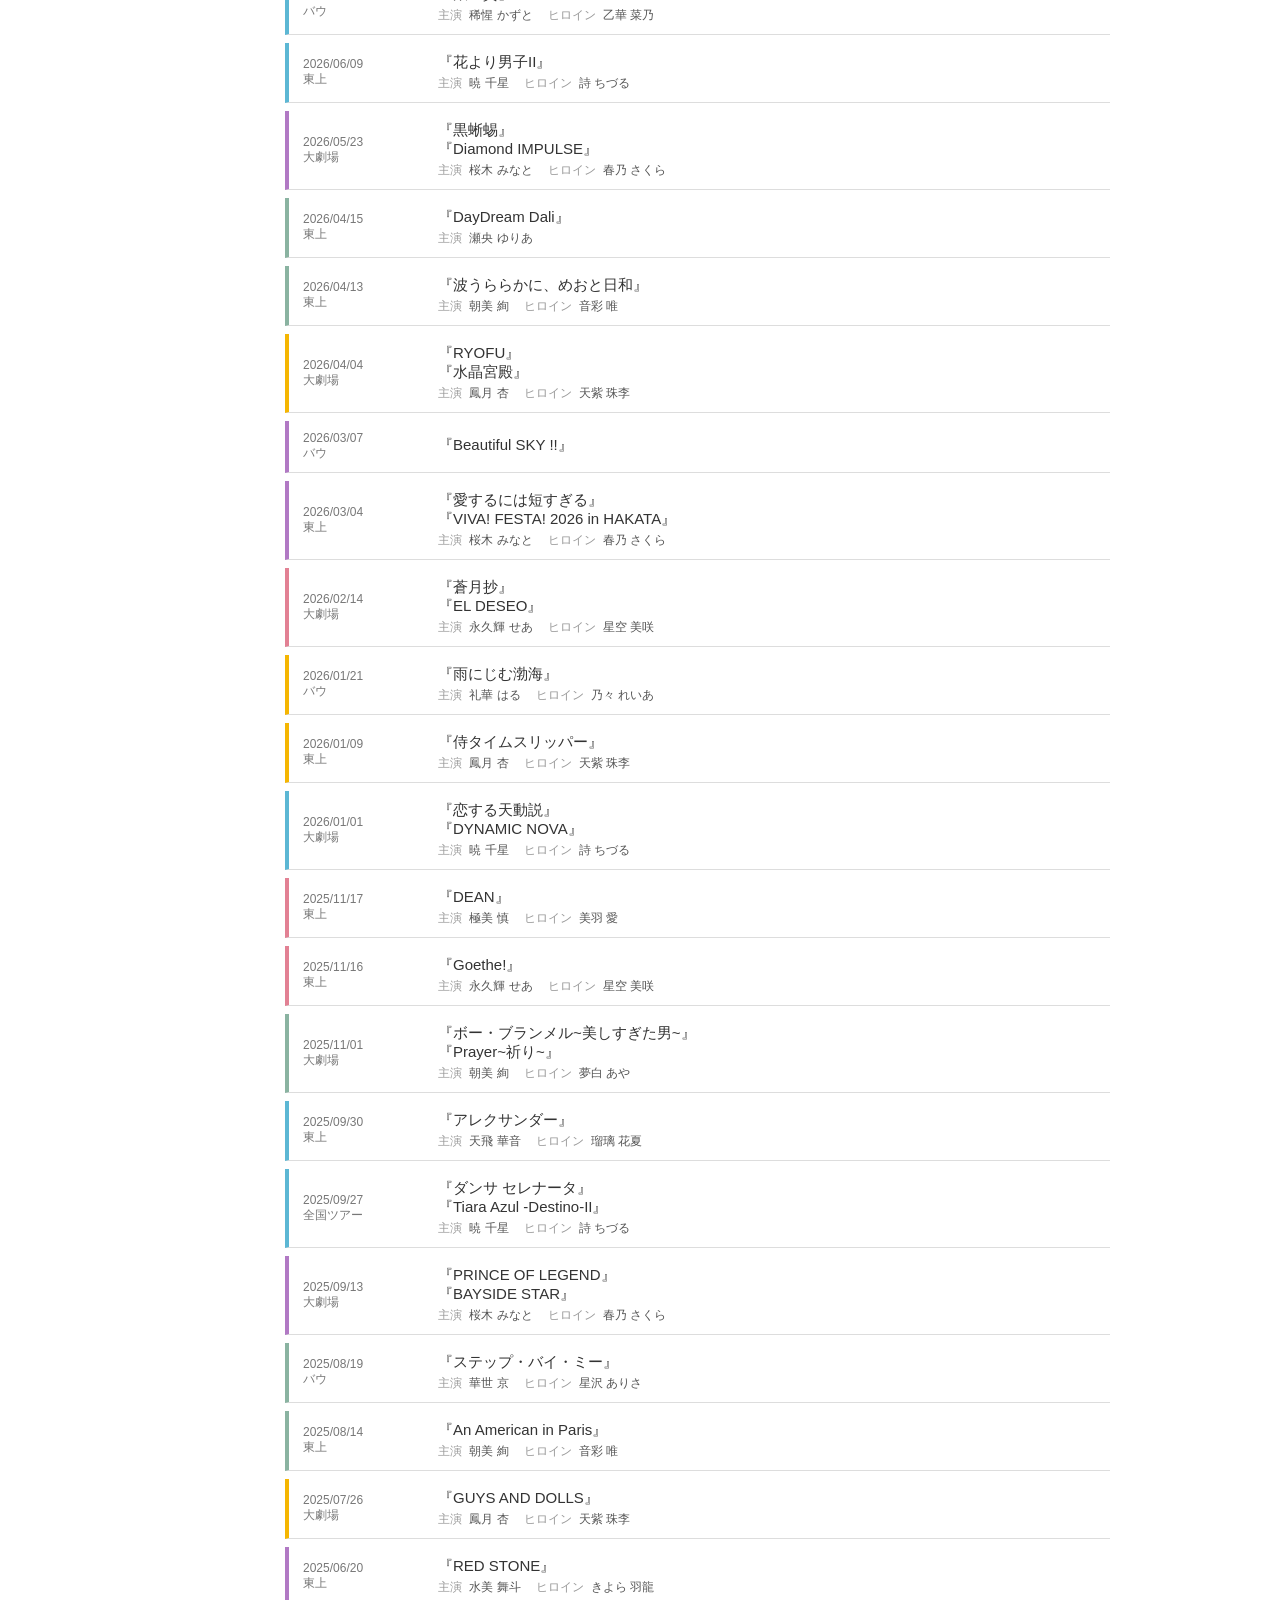
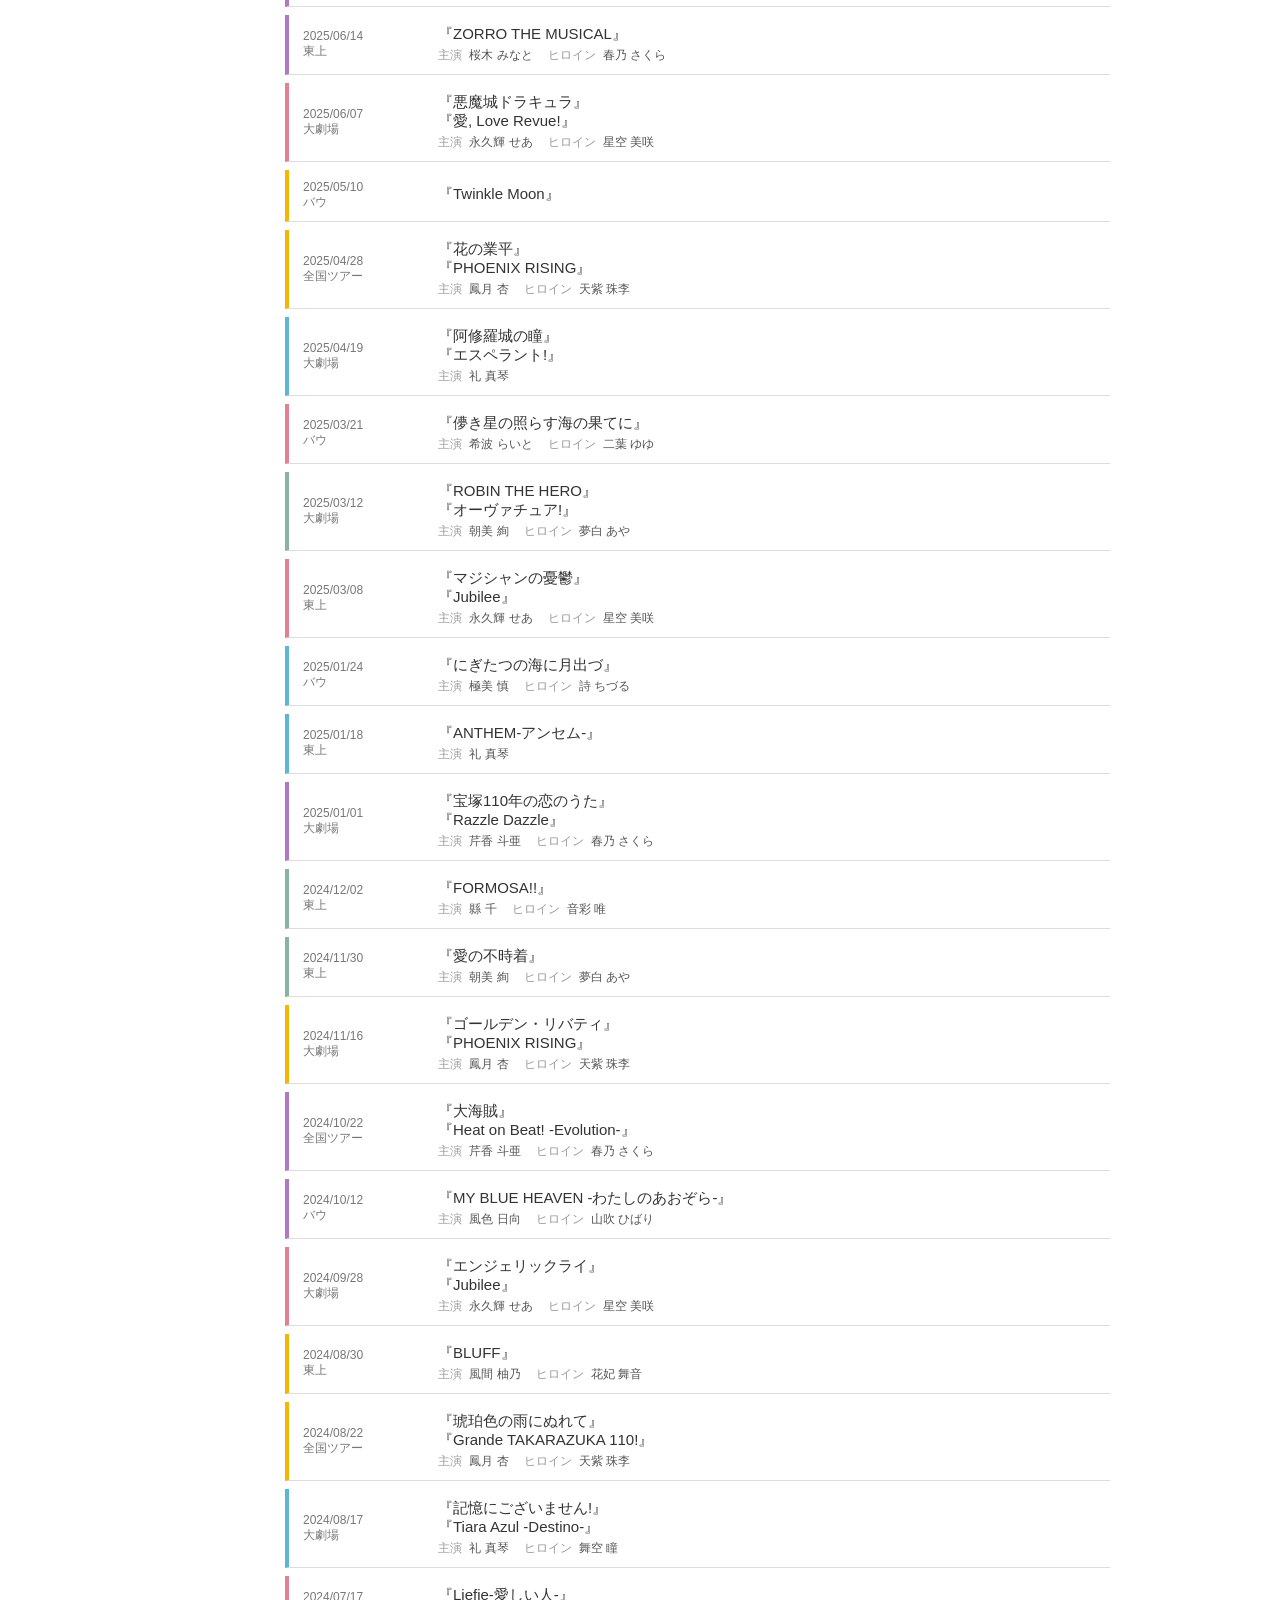
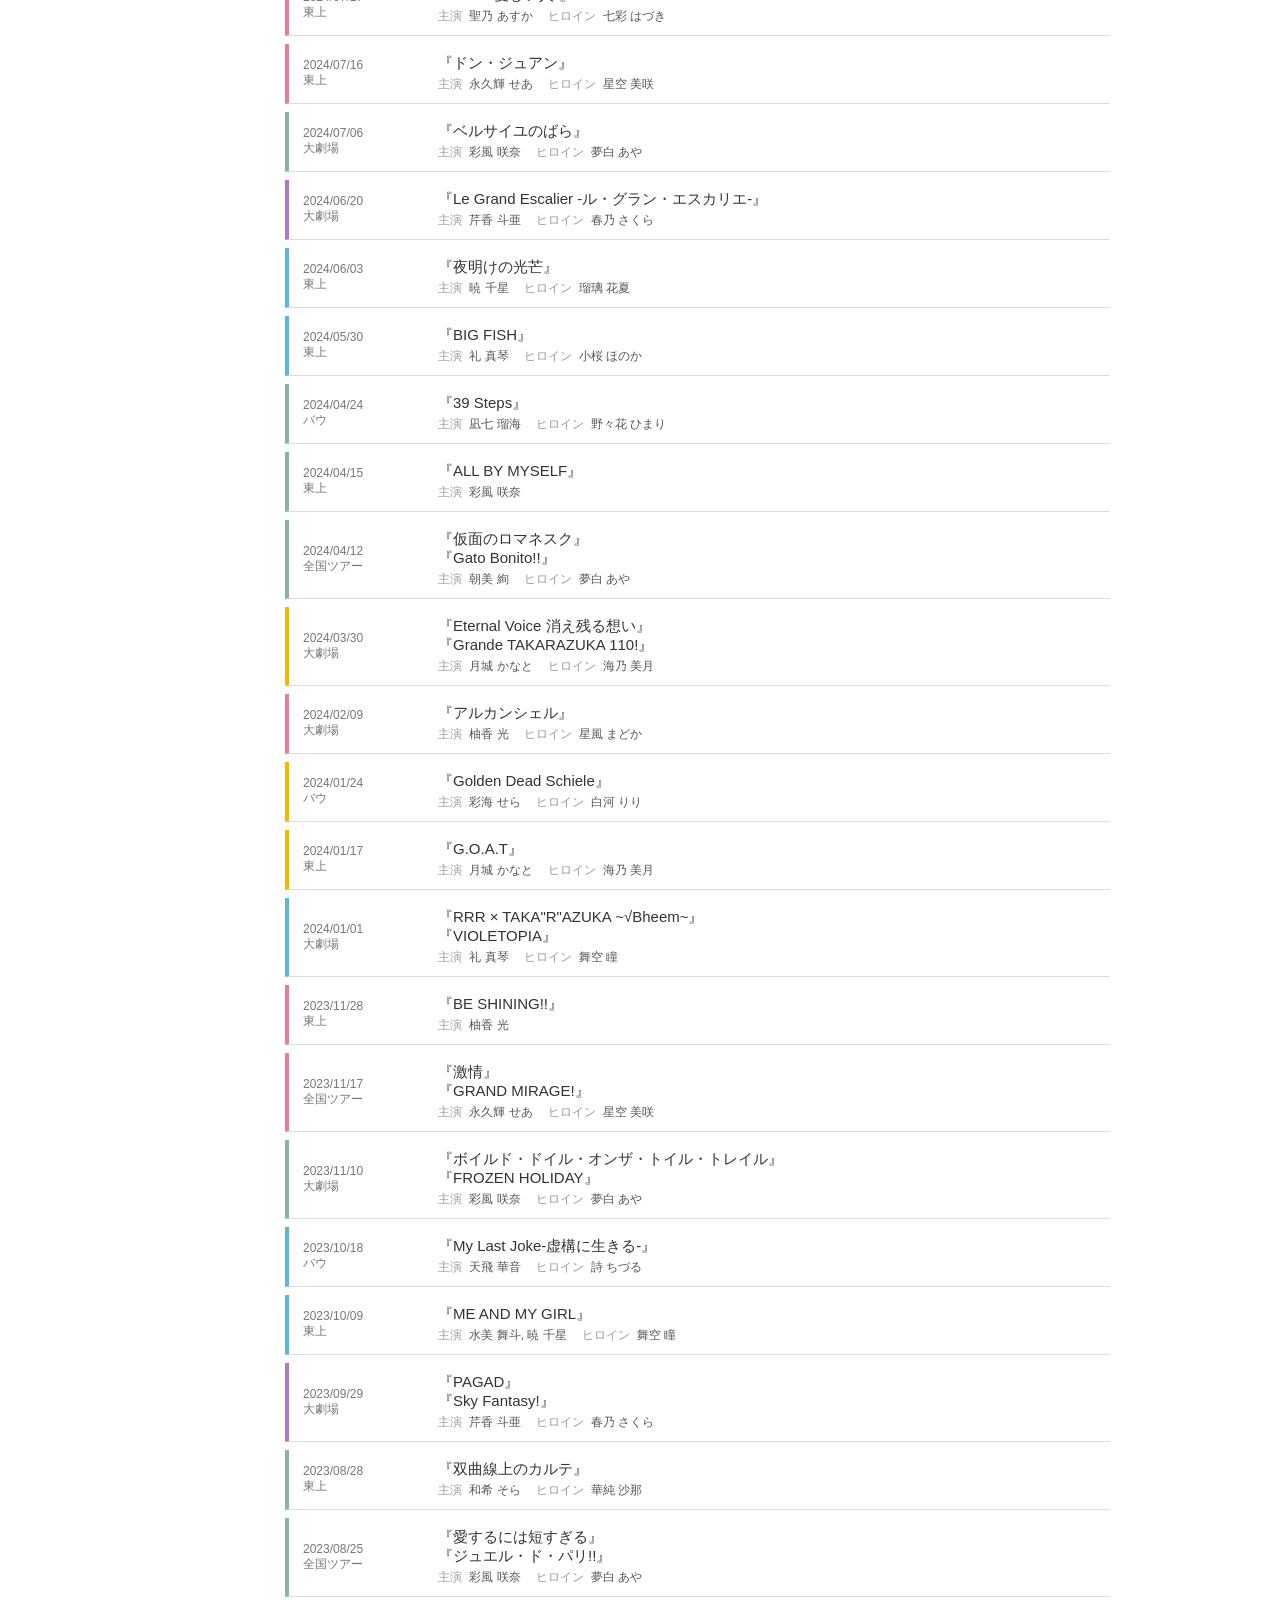
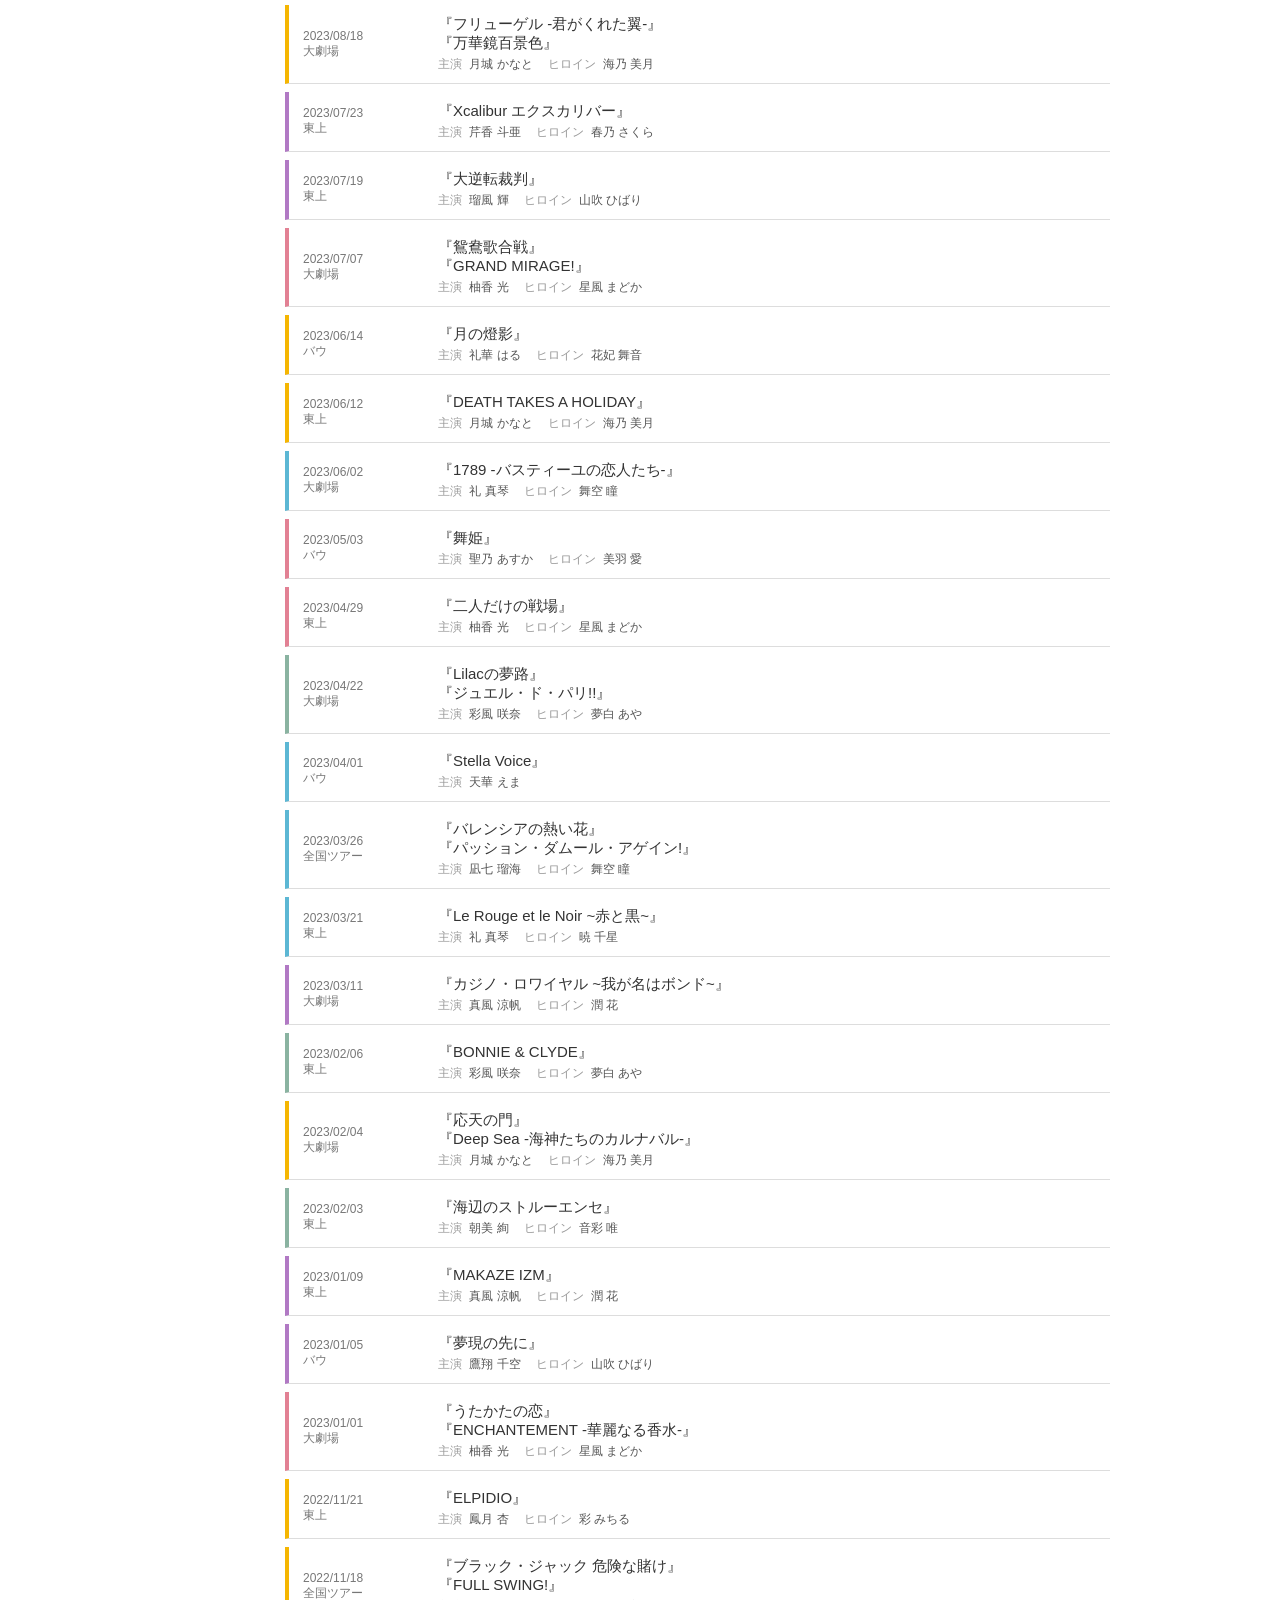
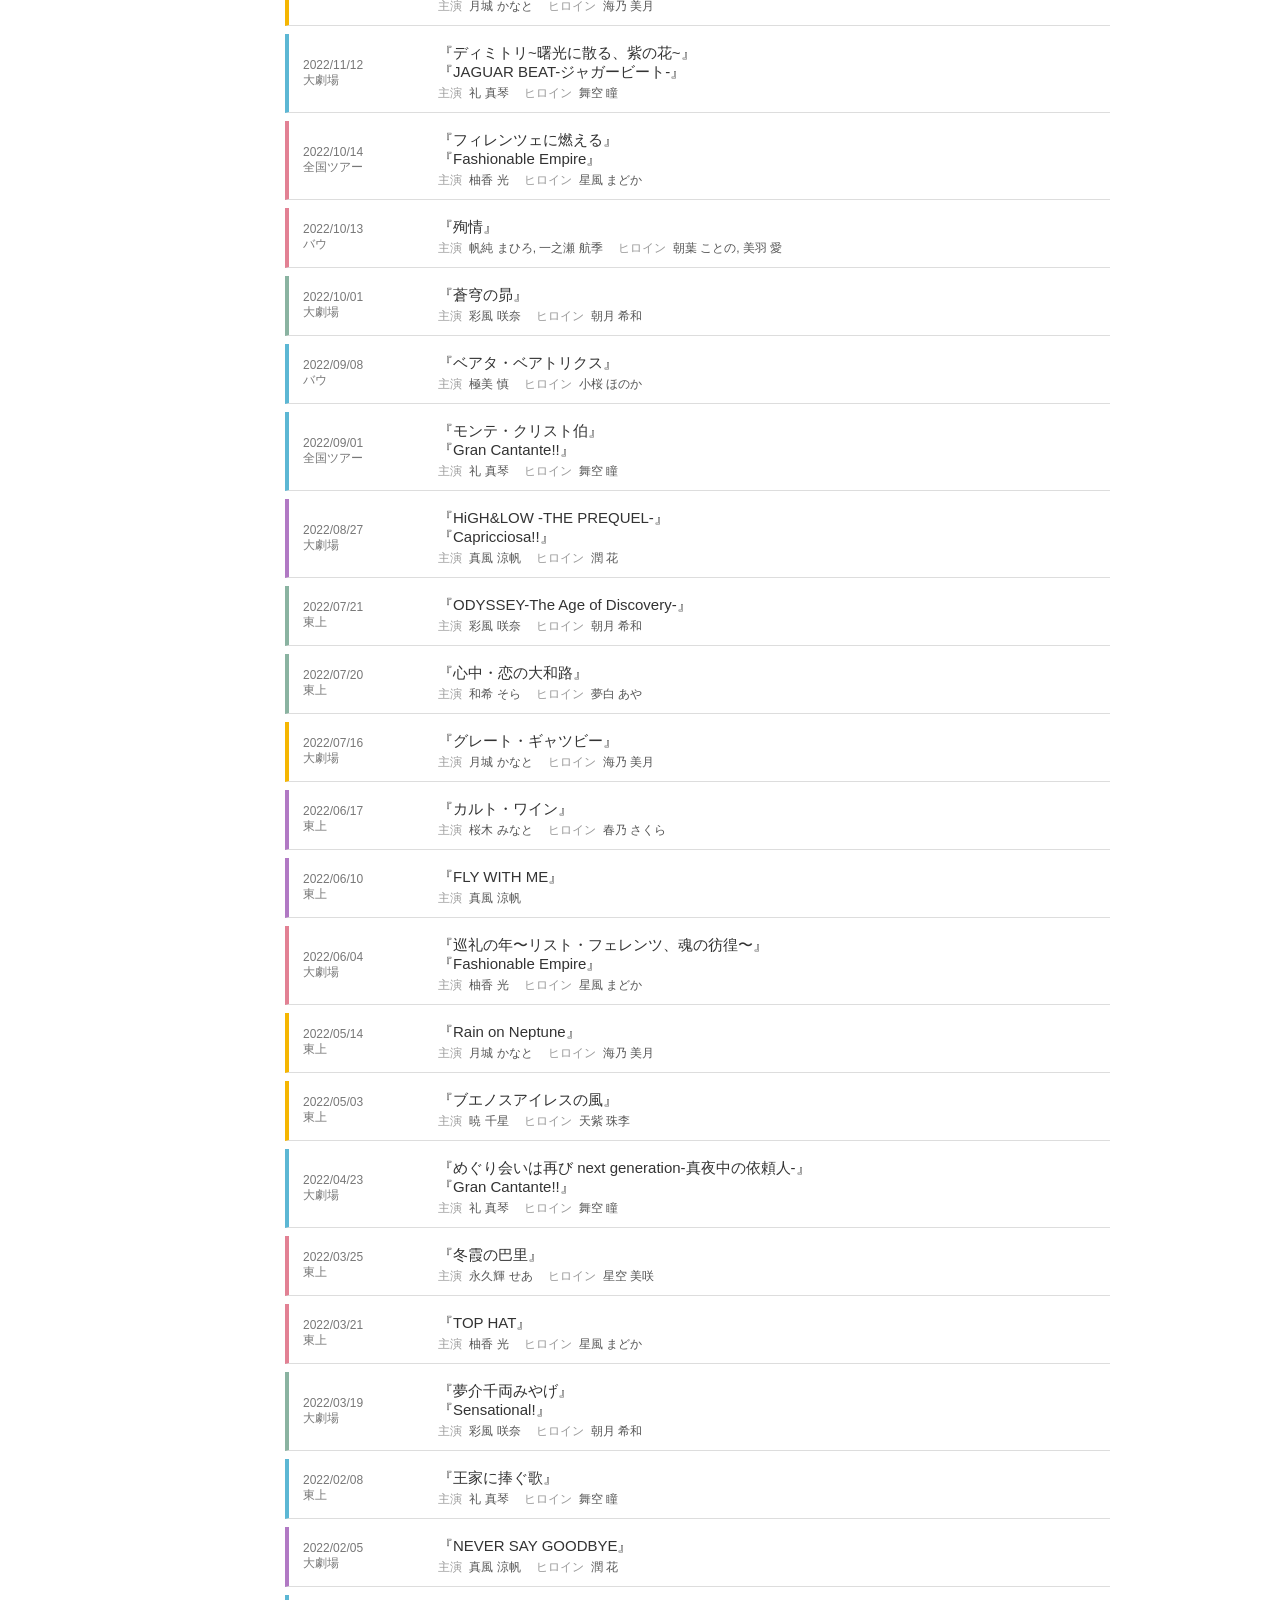
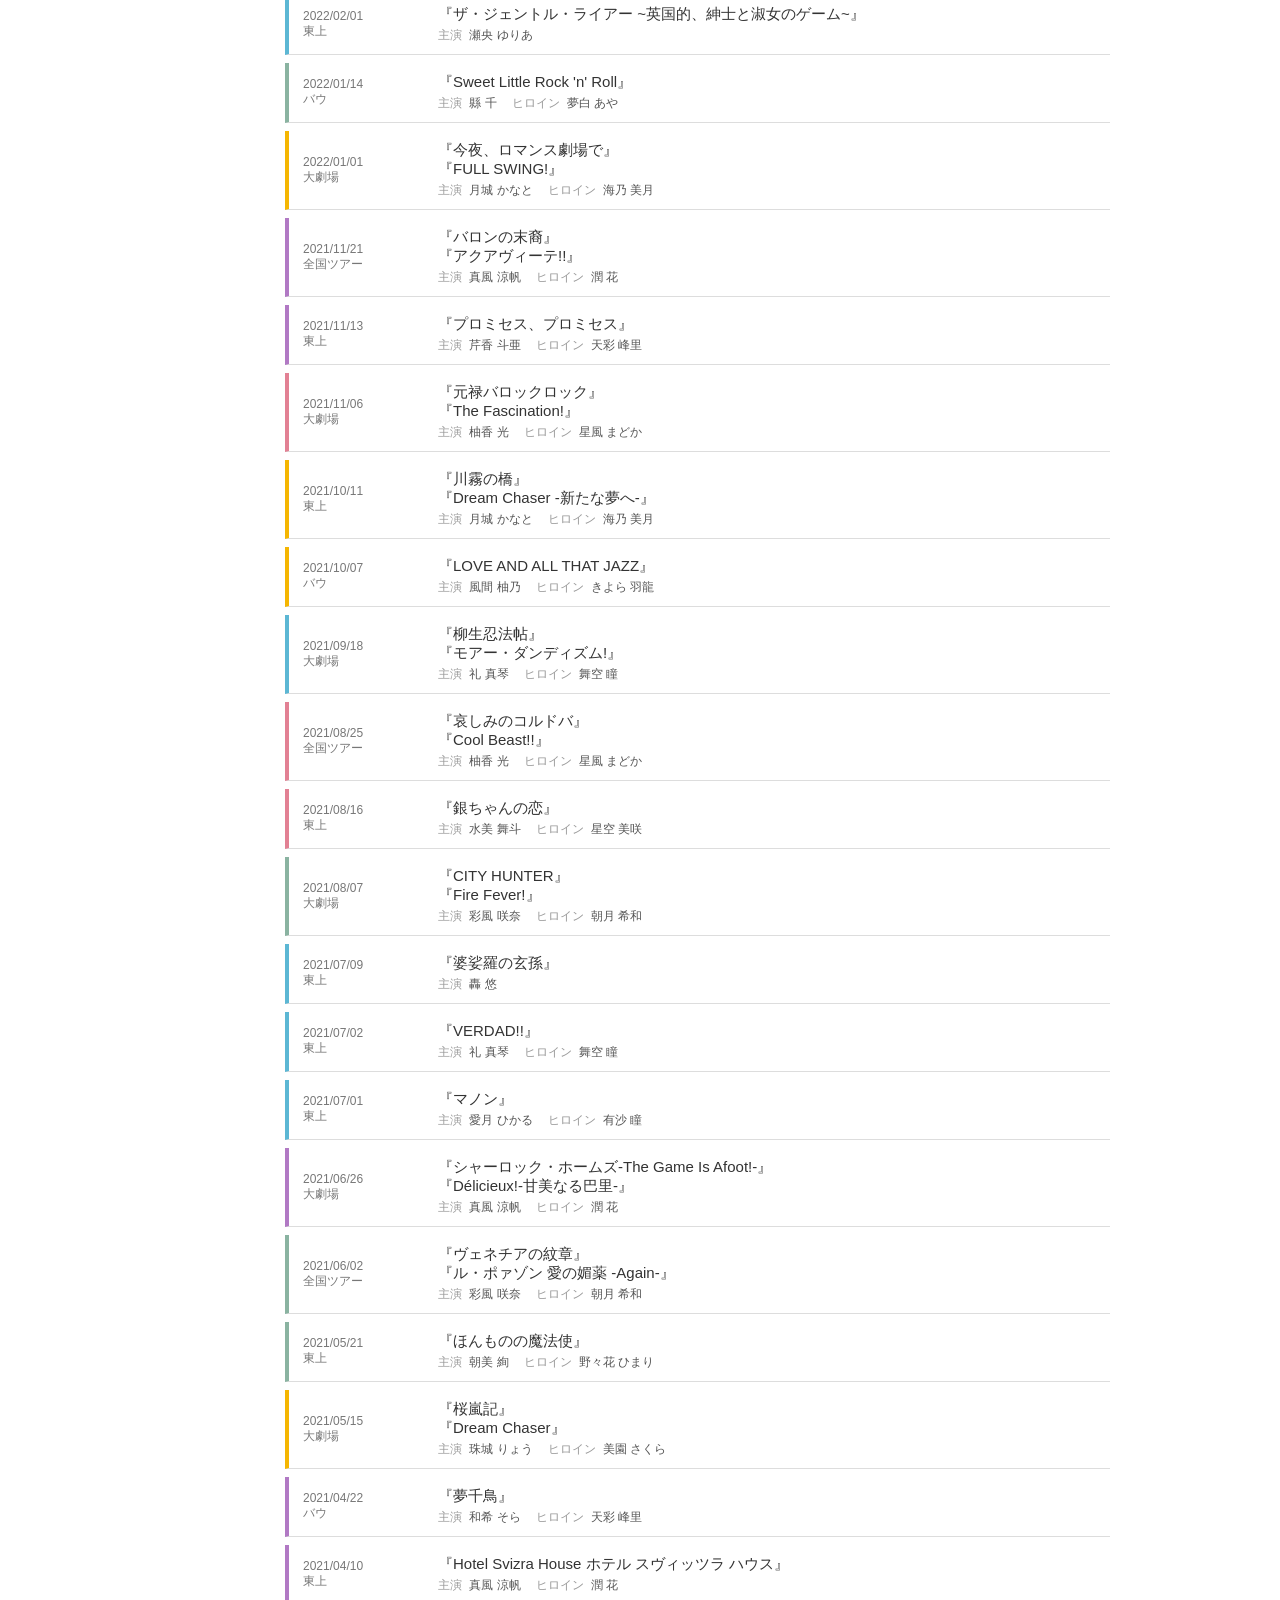
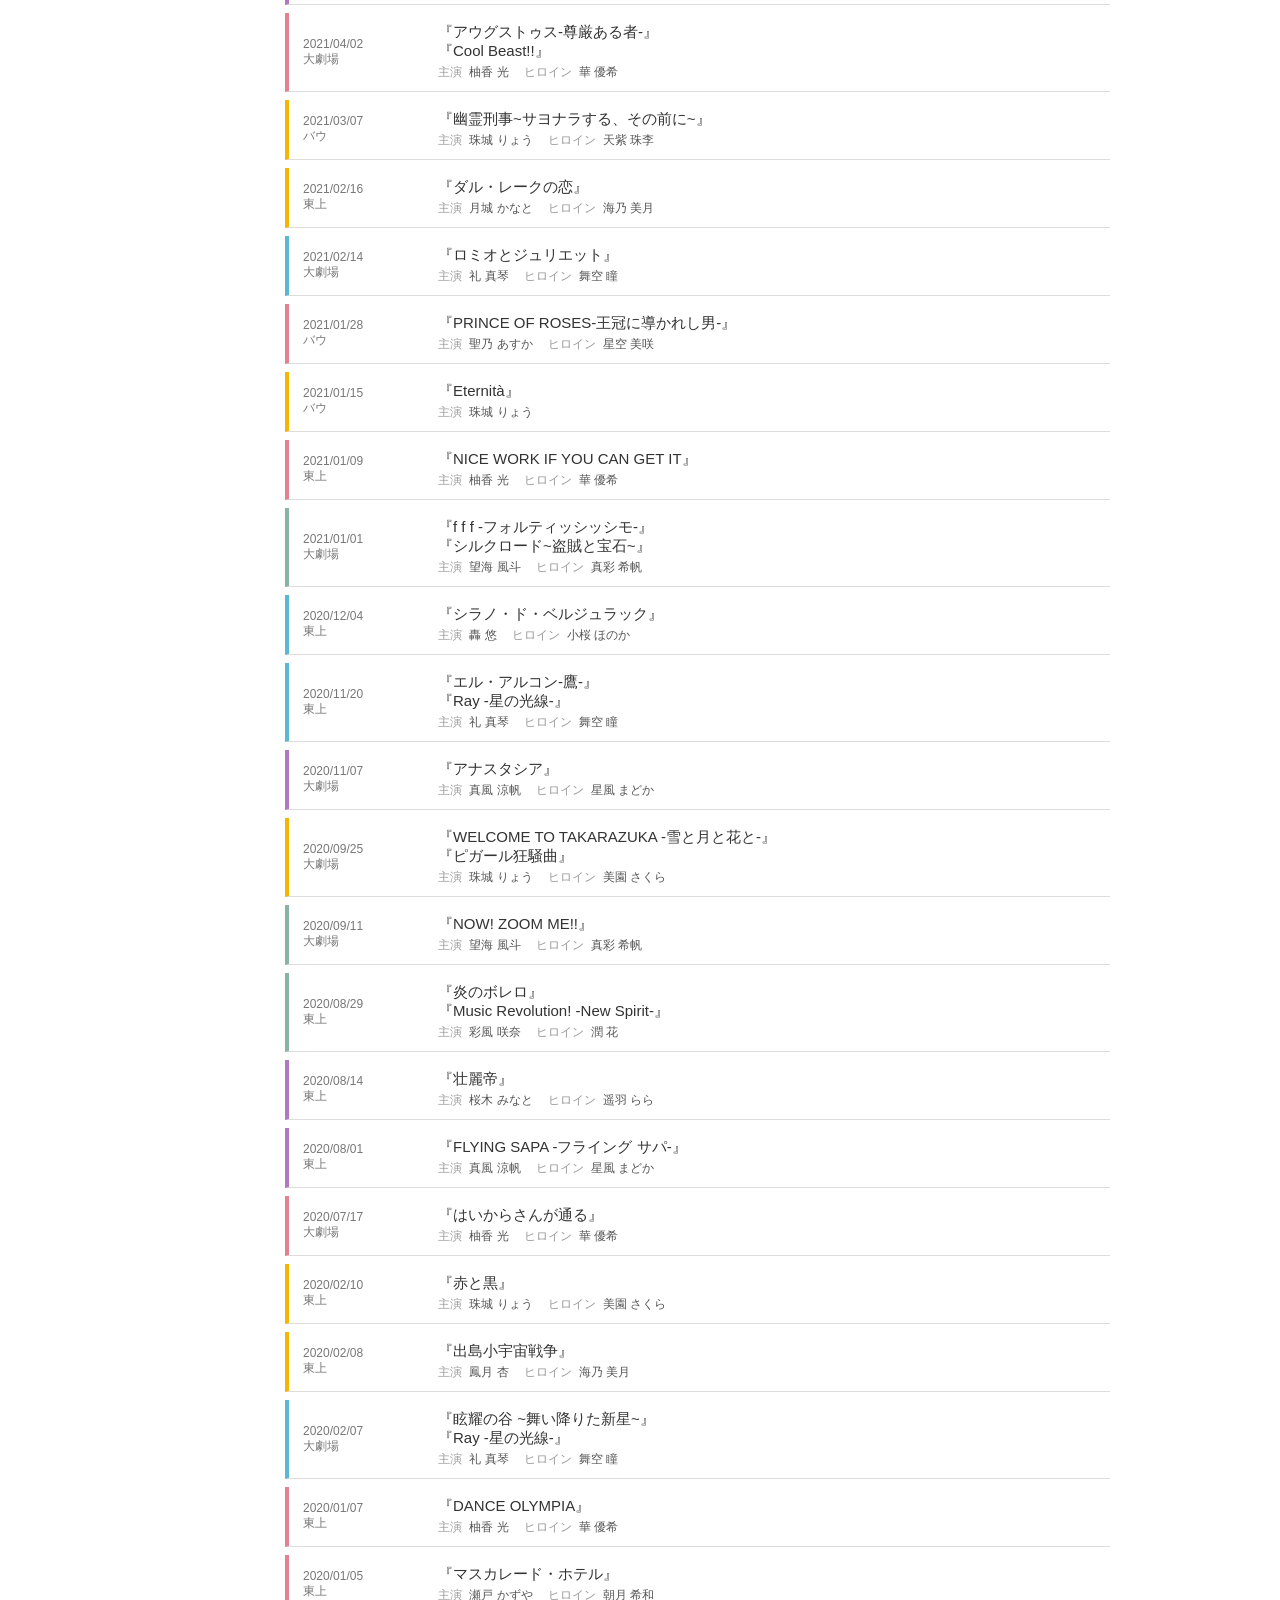
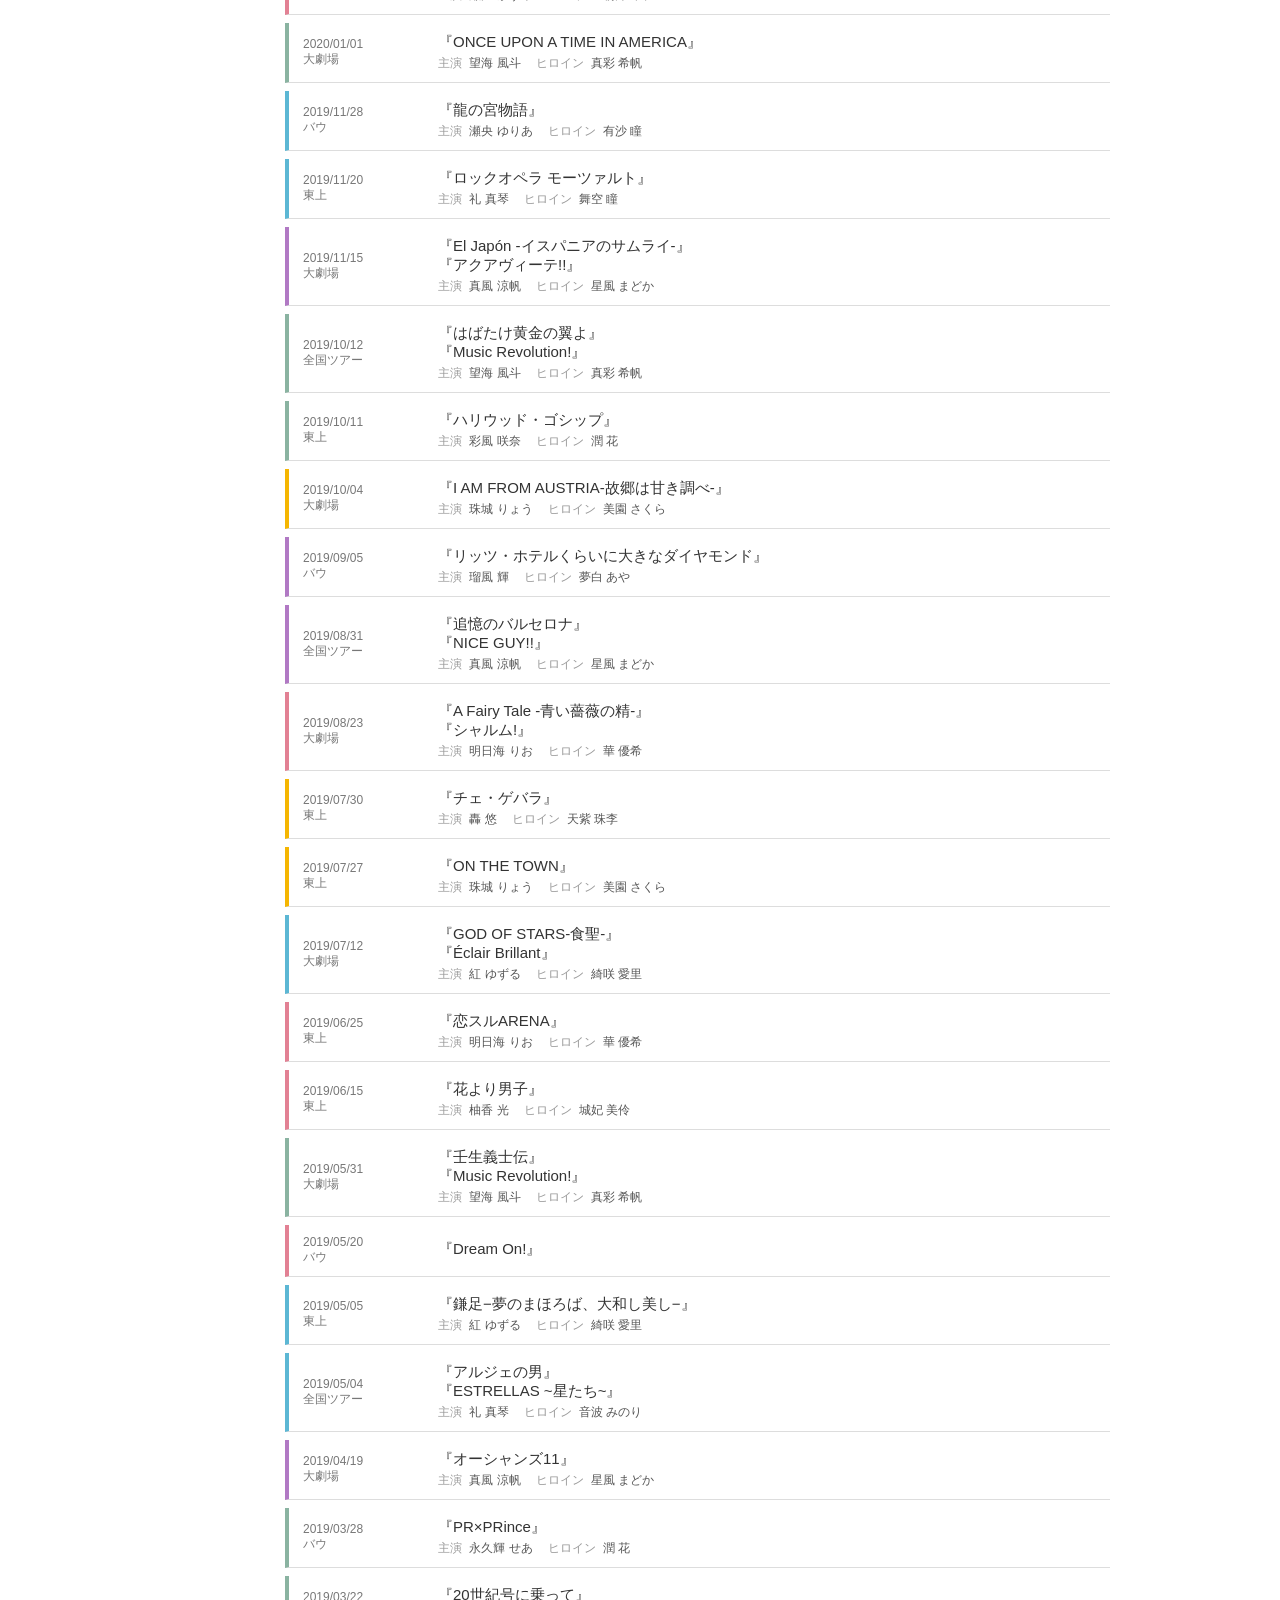
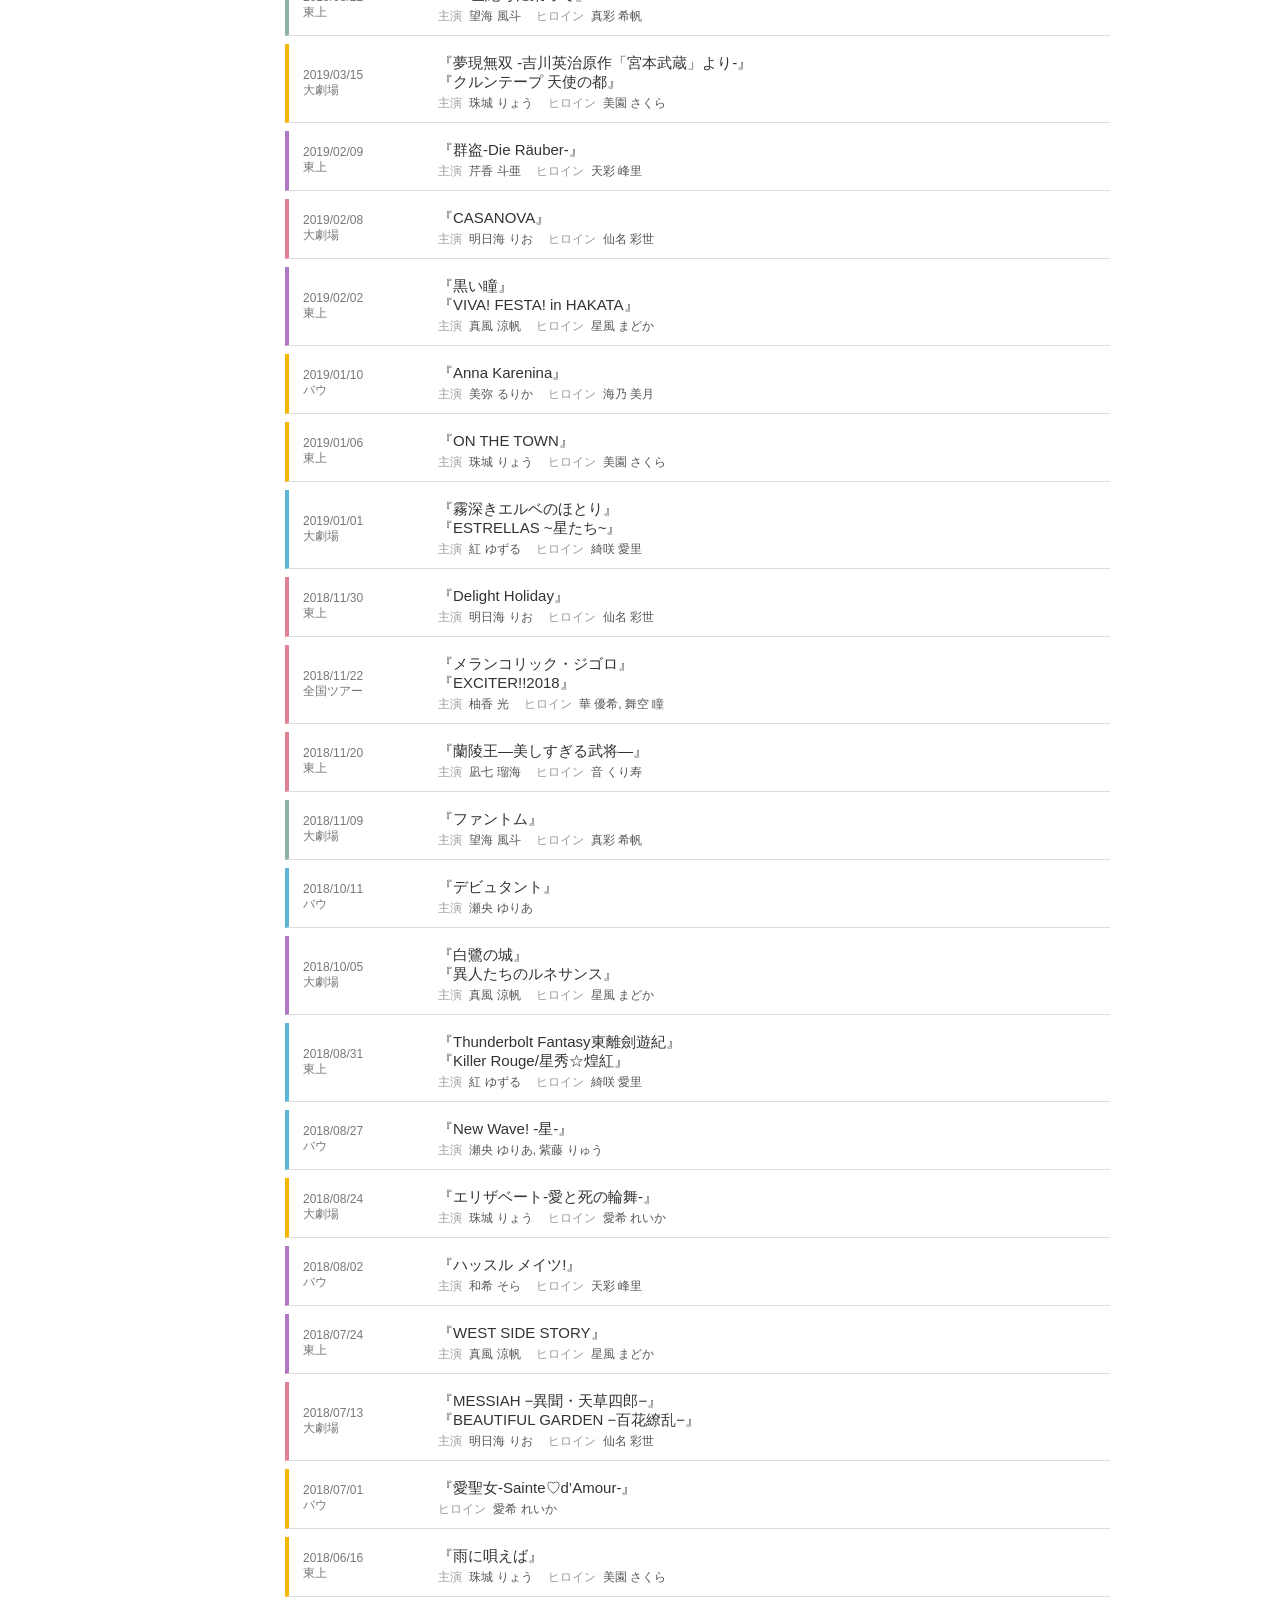
<file: revue.html>
<!DOCTYPE html>
<html lang="ja">

<head>
  <meta charset="UTF-8">
  <meta name="viewport" content="width=device-width, initial-scale=1.0">

  <title>公演一覧</title>

  <link rel="stylesheet" href="./css/common.css">
  <link rel="stylesheet" href="./css/revue.css">
</head>

<body>

  <header class="top-heading all">

    <a href="index.html" class="home-icon">
      <img class="home-img" alt="ホーム">
    </a>

    <div class="heading-title">
      公演一覧
    </div>

  </header>


  <main>

    <div id="contentArea">

      <!-- =========================
           組フィルター
      ========================== -->

      <div id="trpMenu">

        <button class="trpBtn all active" data-trp="all">
          全組
        </button>
        
        <button class="trpBtn flower" data-trp="flower">
          花組
        </button>

        <button class="trpBtn moon" data-trp="moon">
          月組
        </button>

        <button class="trpBtn snow" data-trp="snow">
          雪組
        </button>

        <button class="trpBtn star" data-trp="star">
          星組
        </button>

        <button class="trpBtn cosmos" data-trp="cosmos">
          宙組
        </button>

        <div class="venueButtons">

          <button class="venueBtn active" data-venue="all">
            すべて
          </button>

          <button class="venueBtn" data-venue="main">
            大劇場
          </button>

          <button class="venueBtn" data-venue="other">
            別箱
          </button>

        </div>

      </div>


      <!-- =========================
           公演一覧
      ========================== -->

      <div id="revueList"></div>

    </div>

  </main>


  <script src="./js/revues.js"></script>
  <script src="./js/revue.js"></script>

</body>

</html>
</file>
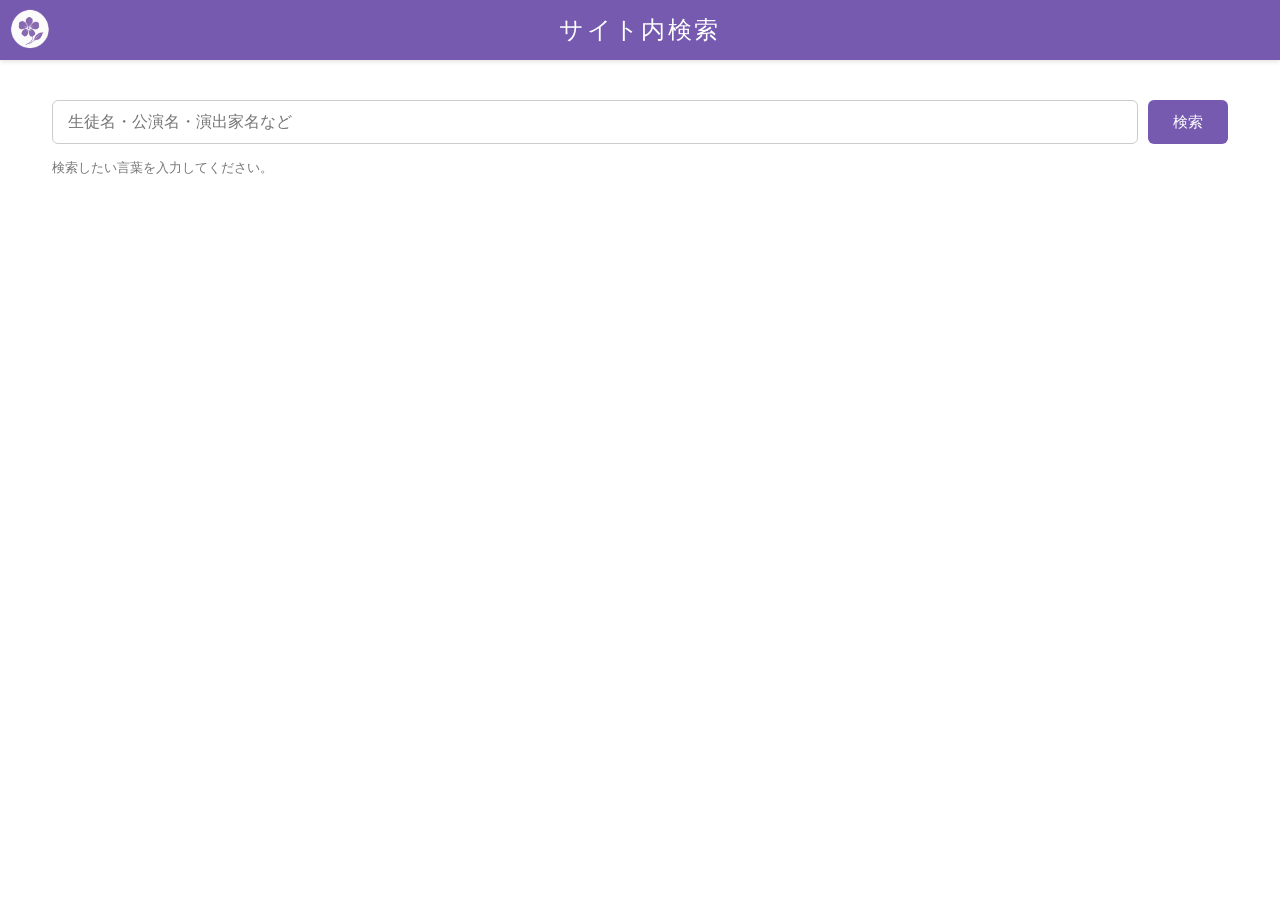
<file: search.html>
<!DOCTYPE html>
<html lang="ja">
<head>
    <meta charset="UTF-8">
    <meta name="viewport" content="width=device-width, initial-scale=1.0">

    <title>サイト内検索</title>

    <link rel="stylesheet" href="./css/common.css">
    <link rel="stylesheet" href="./css/search.css">
</head>
<body>

<header class="top-heading all">
    <a href="index.html" class="home-icon">
      <img class="home-img" alt="ホーム">
    </a>

    <div class="heading-title">サイト内検索</div>
</header>

<main class="searchMain">

    <div class="searchInputArea">
        <input
            type="search"
            id="searchInput"
            placeholder="生徒名・公演名・演出家名など"
            autocomplete="off"
        >
        <button type="button" id="searchButton">検索</button>
    </div>

    <p id="searchMessage"></p>

    <div id="searchResults"></div>

</main>

<script src="./js/members.js"></script>
<script src="./js/revues.js"></script>
<script src="./js/directors.js"></script>
<script src="./js/search.js"></script>

</body>
</html>
</file>
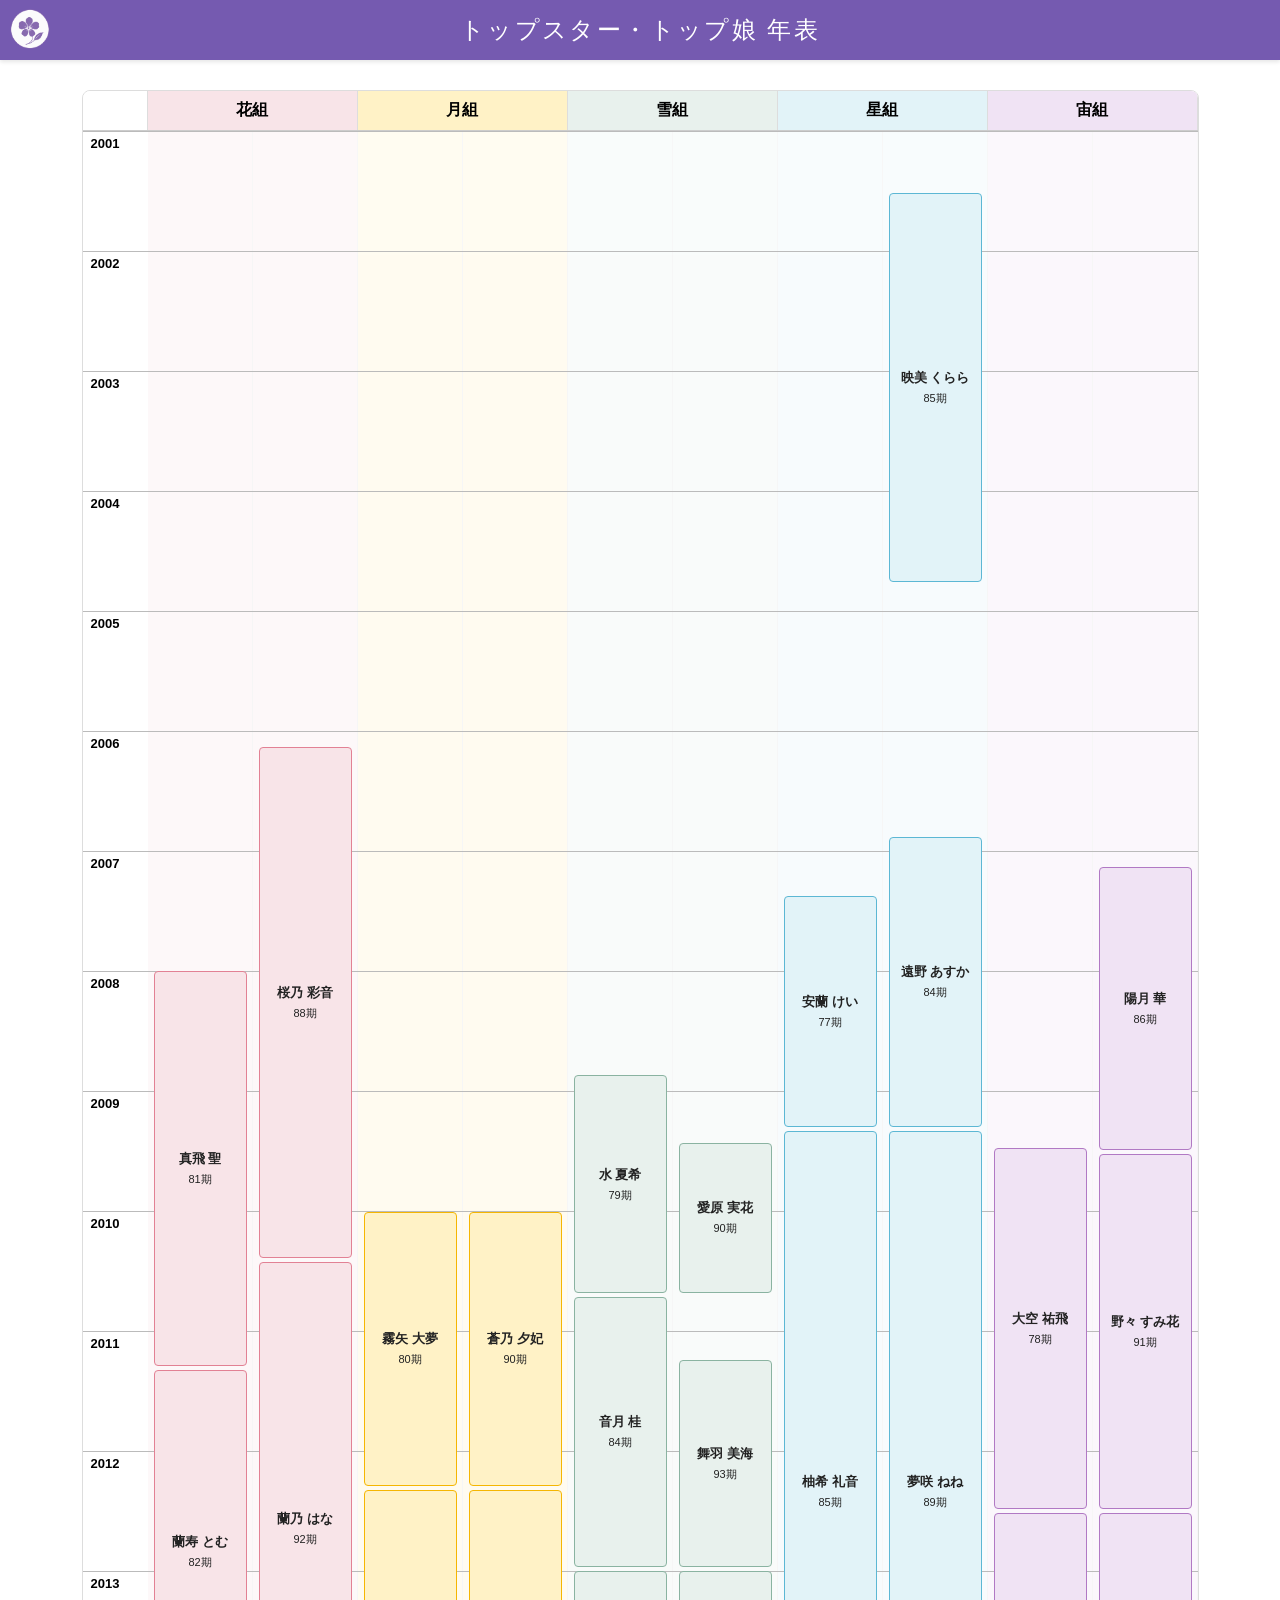
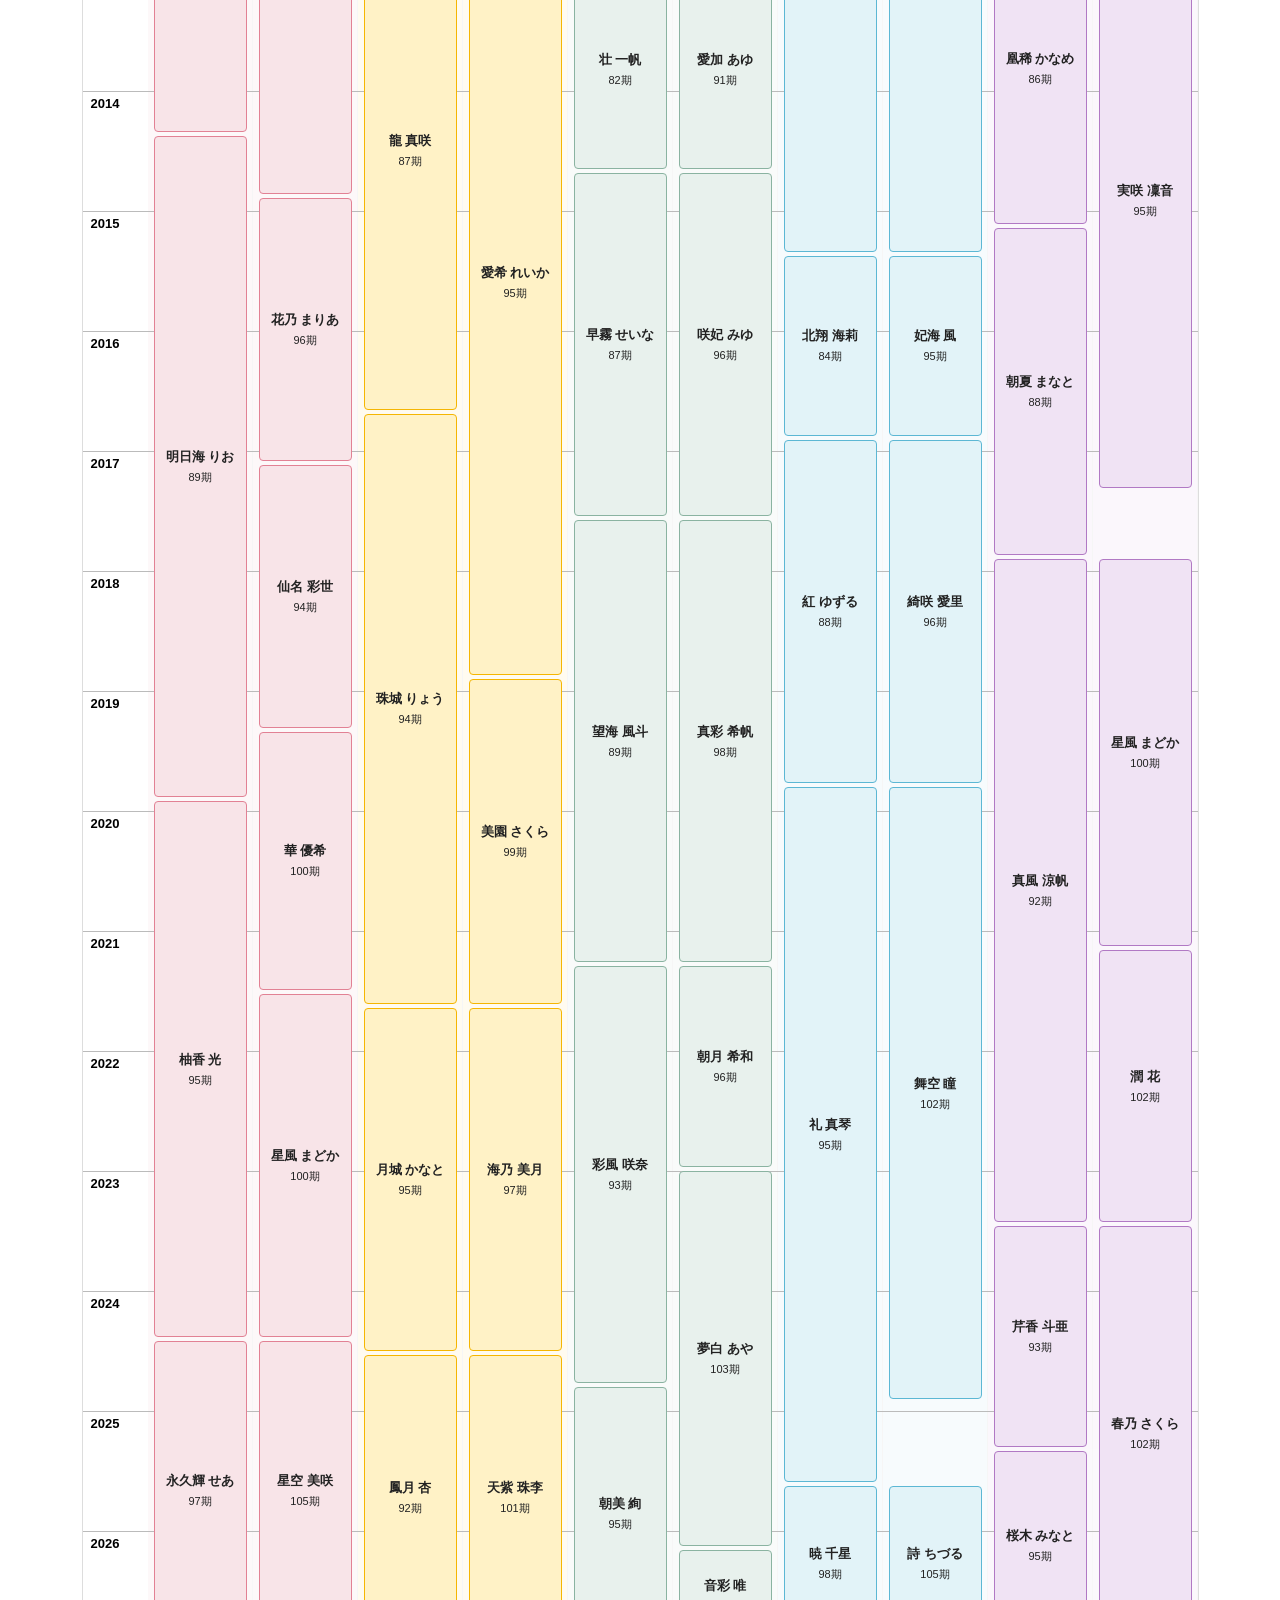
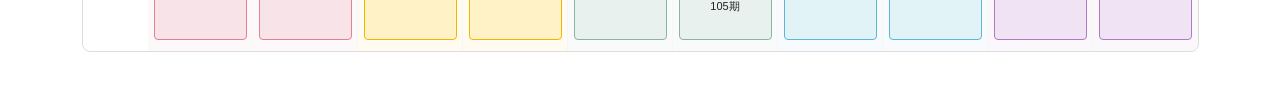
<file: top_timeline.html>
<!DOCTYPE html>
<html lang="ja">

<head>
  <meta charset="UTF-8">
  <meta name="viewport" content="width=device-width, initial-scale=1.0">

  <title>トップスター・トップ娘役年表</title>

  <link rel="stylesheet" href="./css/common.css">
  <link rel="stylesheet" href="./css/top_timeline.css">
</head>

<body>
  <header class="top-heading all">
    <a href="index.html" class="home-icon">
      <img class="home-img" alt="ホーム">
    </a>

    <div class="heading-title">
      トップスター・トップ娘 年表
    </div>
  </header>

  <main class="topTimelineMain">

    <div class="timelineScroll">
      <div id="topTimeline"></div>
    </div>

  </main>

  <script src="./js/members.js"></script>
  <script src="./js/top_timeline.js"></script>

</body>

</html>
</file>
<file: css/common.css>
* {
  box-sizing: border-box;
}

body {
  margin: 0;
  padding: 0;

  display: flex;
  flex-direction: column;
  align-items: center;

  font-family:
    "Yu Gothic Medium",
    "游ゴシック Medium",
    YuGothic,
    "游ゴシック体",
    "ヒラギノ角ゴ Pro W3",
    "メイリオ",
    sans-serif;

  overflow-x: hidden;
}


/* =========================================
   共通ヘッダー
========================================= */

.top-heading {
  position: fixed;

  top: 0;
  left: 0;

  width: 100%;
  height: 60px;

  color: white;

  padding: 0;

  font-size: 24px;
  font-weight: bold;

  z-index: 1000;

  display: flex;
  align-items: center;
  justify-content: center;

  box-shadow: 0 2px 4px rgba(0, 0, 0, 0.1);

  text-align: center;
}


.home-icon {
  position: absolute;

  left: 5px;

  font-size: 24px;

  text-decoration: none;

  color: #333;
}


.home-img {
  width: 50px;
  height: 50px;

  display: block;

  content: url("../img/sumire.png");

  transition: 0.2s;
}


.heading-title {
  pointer-events: none;
}


/* =========================================
   組カラーの基本設定
========================================= */

:root {
  --flower-strong: #E28194;
  --flower-normal: #F0C0C9;
  --flower-light: #F8E4E8;
  --flower-border: #C96B7E;

  --moon-strong: #F5B602;
  --moon-normal: #FADA80;
  --moon-light: #FFF2C6;
  --moon-border: #D39A00;

  --snow-strong: #8AB3A1;
  --snow-normal: #C4D9D0;
  --snow-light: #E8F1ED;
  --snow-border: #6D9685;

  --star-strong: #5CB7D4;
  --star-normal: #ADDBE9;
  --star-light: #E2F3F8;
  --star-border: #4298B4;

  --cosmos-strong: #B179C4;
  --cosmos-normal: #D8BCE1;
  --cosmos-light: #F0E3F4;
  --cosmos-border: #9160A3;

  --special-strong: #755AB0;
  --special-normal: #9883C4;
  --special-light: #E7E0F3;
  --special-border: #604794;

  --all-strong: #755AB0;
  --all-normal: #9883C4;
  --all-light: #E7E0F3;
  --all-border: #604794;

  --otoko-color: #8ecbf5;
  --otoko-light: #CDE4F4;
  --musume-color: #F58F98;
  --musume-light: #F7CCD0;
}


/* =========================================
   組クラス
========================================= */

.flower {
  --trp-strong: var(--flower-strong);
  --trp-color: var(--flower-normal);
  --trp-light: var(--flower-light);
  --trp-border: var(--flower-border);
}

.moon {
  --trp-strong: var(--moon-strong);
  --trp-color: var(--moon-normal);
  --trp-light: var(--moon-light);
  --trp-border: var(--moon-border);
}

.snow {
  --trp-strong: var(--snow-strong);
  --trp-color: var(--snow-normal);
  --trp-light: var(--snow-light);
  --trp-border: var(--snow-border);
}

.star {
  --trp-strong: var(--star-strong);
  --trp-color: var(--star-normal);
  --trp-light: var(--star-light);
  --trp-border: var(--star-border);
}

.cosmos {
  --trp-strong: var(--cosmos-strong);
  --trp-color: var(--cosmos-normal);
  --trp-light: var(--cosmos-light);
  --trp-border: var(--cosmos-border);
}

.special {
  --trp-strong: var(--all-strong);
  --trp-color: var(--all-normal);
  --trp-light: var(--all-light);
  --trp-border: var(--all-border);
}

.all {
  --trp-strong: var(--all-strong);
  --trp-color: var(--all-normal);
  --trp-light: var(--all-light);
  --trp-border: var(--all-border);
}

.top-heading {
    color: white;

    position: fixed;
    top: 0;
    left: 0;

    width: 100%;
    height: 60px;

    font-size: 24px;
    font-weight: 400;
    letter-spacing: 0.1em;

    z-index: 1000;

    display: flex;
    align-items: center;
    justify-content: center;

    box-shadow: 0 2px 4px rgba(0,0,0,0.1);

    background-color: var(--trp-strong);

}
</file>
<file: css/index.css>
/* =========================================
   index
========================================= */

.indexMain {
    width: 100%;
    max-width: 1000px;

    margin: 0 auto;

    padding: 80px 30px 50px;
}


/* =========================================
   メニュー
========================================= */

.indexMenu {
    display: grid;

    grid-template-columns:
        repeat(3, 1fr);

    gap: 25px;
}


/* =========================================
   カード
========================================= */

.indexCard {
    min-height: 180px;

    display: flex;
    flex-direction: column;

    align-items: center;
    justify-content: center;

    gap: 12px;

    padding: 30px 20px;

    color: #333;
    text-decoration: none;

    background-color: white;

    border: 1px solid var(--all-strong);
    border-radius: 10px;

    transition: .2s;

    box-shadow:
        0 2px 8px rgba(0,0,0,.06);
}


.indexCard:hover {
    background-color: var(--all-light);

    transform: translateY(-2px);

    box-shadow:
        0 4px 12px rgba(0,0,0,.1);
}


/* =========================================
   タイトル
========================================= */

.indexCardTitle {
    font-size: 20px;
    font-weight: 500;

    letter-spacing: .08em;
}


/* =========================================
   説明
========================================= */

.indexCardText {
    font-size: 13px;

    color: #777;

    text-align: center;

    line-height: 1.6;
}

/* =========================================
   今日の宝塚
========================================= */

#todaySection {
    max-width: 900px;
    margin: 30px auto;
}

#todaySection h2 {
    font-size: 22px;
    margin-bottom: 18px;
}

#todayEvents {
    display: flex;
    flex-direction: column;
    gap: 24px;
}

.todayGroup h3 {
    font-size: 17px;
    margin-bottom: 10px;
    padding-bottom: 6px;
    border-bottom: 1px solid #ddd;
}

.todayItem {
    display: flex;
    align-items: center;
    gap: 12px;

    padding: 9px 12px;
    margin-bottom: 5px;

    border-left: 4px solid var(--trp-strong);
    background-color: white;

    color: inherit;
    text-decoration: none;
    transition: .15s;
}

.todayItem:hover {
    background-color: var(--trp-light);
    text-decoration: none;
}

.todayYear {
    min-width: 65px;
    flex-shrink: 0;
    font-size: 12px;
    color: #777;
}

/* =========================================
   今日の誕生日を横並びにする
========================================= */

.todayGroup:first-child {
    display: flex;
    flex-wrap: wrap;
    align-items: center;
    gap: 8px;
}

.todayGroup:first-child h3 {
    width: 100%;
    margin-bottom: 2px;
}

.todayGroup:first-child .todayItem {
    width: auto;
    margin-bottom: 0;
    padding: 6px 12px;
    white-space: nowrap;
}

.indexSearch {
    display: flex;
    gap: 8px;
    width: 90%;
    max-width: 650px;
    margin: 5px auto 25px;
}

.indexSearch input {
    flex: 1;
    min-width: 0;
    padding: 12px;
    border: 1px solid #ccc;
    border-radius: 6px;
    font-size: 15px;
}

.indexSearch button {
    padding: 10px 20px;
    border: none;
    border-radius: 6px;
    background: var(--all-strong);
    color: white;
    cursor: pointer;
}

/* =========================================
   スマホ
========================================= */

@media (max-width: 600px) {

    .indexMain {
        padding:
            75px 20px 40px;
    }


    .indexMenu {
        grid-template-columns: 1fr;

        gap: 15px;
    }


    .indexCard {
        min-height: 130px;
    }

}
</file>
<file: css/birthday.css>
/* =========================================
   ページ全体
========================================= */

main {
    width: 100%;
    max-width: 900px;

    padding: 90px 30px 60px;

    margin: 0 auto;
}


h1 {
    margin-bottom: 25px;

    font-size: 26px;
    font-weight: 500;
}


/* =========================================
   フィルター
========================================= */

#birthdayMenu {
    display: flex;
    flex-direction: column;

    gap: 10px;

    margin-bottom: 35px;
}


.filterRow {
    display: flex;

    align-items: center;

    gap: 12px;
}


.filterLabel {
    width: 45px;

    flex-shrink: 0;

    font-size: 13px;

    color: #777;
}


.filterButtons {
    display: flex;

    flex-wrap: wrap;

    gap: 6px;
}


/* =========================================
   在籍ボタン
========================================= */

.statusBtn {
    min-width: 58px;
    padding: 6px 12px;
    cursor: pointer;

    background-color: white;
    color: #333;

    border: 1px solid var(--all-strong);
    border-radius: 6px;

    transition: .15s;
}

.statusBtn.active {
    background-color: var(--all-strong);
    color: white;
    font-weight: 600;
}

.statusBtn:not(.active):hover {
    background-color: var(--all-light);
}


/* =========================================
   組ボタン
========================================= */

.trpBtn {
    min-width: 58px;
    padding: 6px 12px;
    cursor: pointer;

    background-color: white;
    color: #333;

    border: 1px solid var(--trp-strong);
    border-radius: 6px;

    transition: .15s;
}

.trpBtn.active {
    background-color: var(--trp-strong);
    color: white;
    font-weight: 600;
}

.trpBtn:not(.active):hover {
    background-color: var(--trp-light);
}


/* =========================================
   クリック時
========================================= */

.statusBtn:active,
.trpBtn:active {
    transform: scale(.98);
}

/* =========================================
   誕生日一覧
========================================= */

#birthdayList {
    width: 100%;
}


/* =========================================
   月
========================================= */

.birthdayMonth {
    margin-bottom: 32px;
}


.birthdayMonthTitle {
    margin: 0 0 8px;

    padding: 5px 10px;

    font-size: 19px;
    font-weight: 500;

    border-left: 5px solid var(--all-strong);

    background-color: var(--all-light);
}


.birthdayMonthList {
    display: flex;

    flex-direction: column;

    gap: 5px;
}


/* =========================================
   人物
========================================= */

.birthdayItem {
    display: grid;

    grid-template-columns:
        60px
        minmax(0, 1fr)
        55px;

    align-items: center;

    gap: 12px;

    padding: 8px 12px;

    border-left:
        4px solid var(--trp-strong);

    border-bottom:
        1px solid #e5e5e5;

    color: inherit;

    text-decoration: none;

    background-color: white;

    transition: .15s;
}


.birthdayItem:hover {
    background-color: var(--trp-light);
}


/* =========================================
   日
========================================= */

.birthdayDay {
    text-align: right;

    font-size: 13px;

    color: #777;
}


/* =========================================
   名前
========================================= */

.birthdayName {
    font-size: 15px;

    color: #333;
}


.birthdayItem,
.birthdayItem:hover,
.birthdayItem:hover .birthdayName {
    text-decoration: none;
}


/* =========================================
   期
========================================= */

.birthdayGen {
    text-align: right;

    font-size: 12px;

    color: #888;

    white-space: nowrap;
}


/* =========================================
   該当者なし
========================================= */

.birthdayEmpty {
    padding: 30px;

    text-align: center;

    color: #999;
}


/* =========================================
   スマホ
========================================= */

@media (max-width: 600px) {

    main {
        padding:
            80px 12px 40px;
    }


    h1 {
        font-size: 22px;
    }


    #birthdayMenu {
        margin-bottom: 25px;
    }


    .filterRow {
        align-items: flex-start;
    }


    .filterLabel {
        width: 35px;

        padding-top: 6px;

        font-size: 12px;
    }


    .filterButtons {
        flex: 1;
    }


    .statusBtn,
    .trpBtn {
        min-width: 45px;

        padding: 6px 8px;

        font-size: 12px;
    }


    .birthdayMonth {
        margin-bottom: 25px;
    }


    .birthdayMonthTitle {
        font-size: 17px;
    }


    .birthdayItem {
        grid-template-columns:
            45px
            minmax(0, 1fr)
            45px;

        gap: 8px;

        padding: 7px 8px;
    }


    .birthdayDay {
        font-size: 12px;
    }


    .birthdayName {
        font-size: 14px;
    }


    .birthdayGen {
        font-size: 11px;
    }

}
</file>
<file: css/director.css>
/* =========================================
   全体
========================================= */

.directorsMain {
    width: 95%;
    max-width: none;
    margin: 0 auto;
    padding: 100px 20px 60px;
    box-sizing: border-box;
}

.directorsHeading {
    display: flex;
    align-items: baseline;
    gap: 15px;

    margin-bottom: 20px;
    padding-bottom: 8px;
    border-bottom: 1px solid #ddd;
}

.directorsHeading h2 {
    margin: 0;
    font-size: 23px;
}

#directorCount,
#directorWorkCount {
    color: #777;
    font-size: 13px;
}


/* =========================================
   演出家一覧
========================================= */

#directorsList {
    display: grid;
    grid-template-columns: repeat(2, minmax(0, 1fr));
    gap: 10px;
}

.directorItem {
    display: flex;
    align-items: center;
    justify-content: space-between;
    gap: 12px;

    padding: 13px 15px;

    background: white;
    border: 1px solid #ddd;
    border-left: 4px solid var(--all-strong);
    border-radius: 5px;

    color: #222;
    text-decoration: none;

    transition: background-color .15s;
}

.directorItem:hover {
    background: var(--all-light);
    text-decoration: none;
}

.directorName {
    font-size: 16px;
    font-weight: 400;
}

.directorWorkCount {
    flex-shrink: 0;
    font-size: 12px;
    color: #777;
}


/* =========================================
   演出家別公演一覧
========================================= */

#directorWorks {
    display: flex;
    flex-direction: column;
    gap: 8px;
}

.directorWorkItem {
    display: flex;
    align-items: center;
    gap: 15px;

    padding: 12px 15px;

    background: white;
    border: 1px solid #eee;
    border-left: 4px solid var(--trp-strong);
    border-radius: 5px;

    color: #222;
    text-decoration: none;

    transition: background-color .15s;
}

.directorWorkItem:hover {
    background: var(--trp-light);
    text-decoration: none;
}

.directorWorkDate {
    flex-shrink: 0;
    width: 55px;
    font-size: 13px;
    color: #777;
}

.directorWorkTitle {
    flex: 1;
    min-width: 0;
    font-size: 15px;
}

.directorWorkType {
    flex-shrink: 0;
    font-size: 12px;
    color: #777;
}


/* =========================================
   スマホ
========================================= */

@media (max-width: 500px) {

    .directorsMain {
        width: 100%;
        padding: 90px 12px 40px;
    }

    #directorsList {
        gap: 7px;
    }

    .directorItem {
        padding: 10px;
    }

    .directorName {
        font-size: 14px;
    }

    .directorWorkItem {
        gap: 8px;
        padding: 10px;
    }

    .directorWorkDate {
        width: 42px;
        font-size: 12px;
    }

    .directorWorkTitle {
        font-size: 13px;
    }
}
</file>
<file: css/generation.css>
/* =========================================
   全体
========================================= */

.generationMain {
    width: 95%;
    max-width: none;
    margin: 0 auto;
    padding: 100px 20px 60px;
    box-sizing: border-box;
}


/* =========================================
   選択部分
========================================= */

.generationControls {
    display: flex;
    align-items: center;
    justify-content: space-between;
    gap: 20px;
    flex-wrap: wrap;

    margin-bottom: 30px;
}

.generationSelectArea {
    display: flex;
    align-items: center;
    gap: 12px;
}

.generationSelectArea label {
    font-size: 14px;
    font-weight: 600;
}

#generationSelect {
    padding: 8px 14px;
    font-size: 15px;

    border: 1px solid #ccc;
    border-radius: 6px;

    background: white;
    cursor: pointer;
}


/* =========================================
   現役・OGボタン
========================================= */

.generationStatusButtons {
    display: flex;
    gap: 8px;
}

.generationStatusBtn {
    padding: 7px 18px;

    border: 1px solid var(--all-strong);
    border-radius: 6px;

    background: white;
    color: #333;

    font-size: 13px;
    cursor: pointer;
    transition: .15s;
}

.generationStatusBtn.active {
    background: var(--all-strong);
    color: white;
}

.generationStatusBtn:not(.active):hover {
    background: var(--all-light);
}


/* =========================================
   見出し
========================================= */

.generationHeading {
    display: flex;
    align-items: baseline;
    gap: 15px;

    margin-bottom: 18px;
    padding-bottom: 8px;

    border-bottom: 1px solid #ddd;
}

.generationHeading h2 {
    margin: 0;
    font-size: 23px;
}

#generationCount {
    color: #777;
    font-size: 13px;
}


/* =========================================
   生徒一覧
========================================= */

#generationList {
    display: grid;
    grid-template-columns: repeat(2, minmax(0, 1fr));
    gap: 10px;
}

.generationItem {
    display: flex;
    flex-direction: column;
    justify-content: center;
    gap: 7px;

    min-width: 0;
    padding: 13px 15px;

    background: white;
    border: 1px solid #eee;
    border-left: 4px solid var(--trp-strong);
    border-radius: 5px;

    color: #222;
    text-decoration: none;

    transition: background-color .15s;
}

.generationItem:hover {
    background: var(--trp-light);
    text-decoration: none;
}

.generationName {
    font-size: 16px;
    font-weight: 400;
    color: #222;
    min-width: 0;
}

.generationInfo {
    display: flex;
    align-items: center;
    justify-content: space-between;
    gap: 10px;
    width: 100%;
}

.generationStatus {
    flex-shrink: 0;
    font-size: 12px;
    color: #777;
}

.generationDetails {
    display: flex;
    align-items: center;
    justify-content: space-between;
    gap: 8px;

    font-size: 12px;
    color: #777;
}

.generationEmpty {
    grid-column: 1 / -1;
    padding: 25px;
    text-align: center;
    color: #777;
}


/* =========================================
   タブレット
========================================= */

@media (max-width: 800px) {

    #generationList {
        grid-template-columns: repeat(2, minmax(0, 1fr));
    }
}


/* =========================================
   スマホ
========================================= */

@media (max-width: 500px) {

    .generationMain {
        width:100%;
        padding: 90px 12px 40px;
    }

    .generationControls {
        align-items: flex-start;
        gap: 15px;
    }

    .generationStatusBtn {
        padding: 7px 14px;
    }

    .generationHeading h2 {
        font-size: 20px;
    }

    #generationList {
        grid-template-columns: repeat(2, minmax(0, 1fr));
        gap: 7px;
    }

    .generationItem {
        padding: 10px;
        gap: 5px;
    }

    .generationName {
        font-size: 14px;
    }

    .generationDetails {
        font-size: 11px;
    }
}
</file>
<file: css/member.css>
/* =========================================
   memberページ全体
========================================= */

main {
  width: 100%;
  max-width: 1000px;

  padding: 90px 30px 50px;

  margin: 0 auto;
}


/* =========================================
   プロフィール全体
========================================= */

#profile {
  display: grid;

  grid-template-columns: 260px 1fr;

  gap: 40px;

  align-items: start;
}


/* =========================================
   左側：写真・基本情報
========================================= */

.left {
  text-align: center;
}


#memberImage {
  width: 200px;
  height: 260px;

  object-fit: cover;

  border-radius: 10px;

  border: 2px solid var(--trp-border);
}


/* 名前 */

#memberName {
  margin: 15px 0 3px;

  font-size: 26px;
  font-weight: 500;
}


/* ふりがな */

#memberKana {
  margin-bottom: 15px;

  font-size: 13px;

  color: #666;
}


/* =========================================
   基本情報表
========================================= */

.profileTable {
  width: 100%;

  border-collapse: collapse;

  margin-top: 15px;

  font-size: 14px;
}


.profileTable th {
  width: 35%;

  padding: 7px;

  text-align: left;

  font-weight: 500;

  background-color: var(--trp-light);
}


.profileTable td {
  padding: 7px;

  text-align: left;

  border-bottom: 1px solid #ddd;
}


/* =========================================
   右側
========================================= */

.right {
  min-width: 0;
}


/* 各セクション */

.right section {
  margin-bottom: 35px;
}


/* セクション見出し */

.right section h2 {
  margin: 0 0 15px;

  padding: 6px 0;

  font-size: 20px;
  font-weight: 500;

  border-left: 5px solid var(--trp-border);

  background-color: var(--trp-light);
}


/* =========================================
   在籍履歴
========================================= */

#history {
  font-size: 14px;

  line-height: 1.8;
}

.historyItem {
  display: grid;
  grid-template-columns: 140px 1fr;
  gap: 12px;

  padding: 8px 0;

  border-bottom: 1px solid #ddd;
}

.historyDate {
  font-size: 12px;
  color: #777;
  white-space: nowrap;
}

.historyText {
  font-size: 14px;
}


/* =========================================
   経歴
========================================= */

#career {
  font-size: 14px;

  line-height: 1.8;
}

.careerItem {
  padding: 10px 0;
  border-bottom: 1px solid #ddd;
}

.careerDate {
  display: flex;
  align-items: center;
  gap: 10px;

  font-size: 12px;
}

.ken {
  padding: 1px 5px;

  font-size: 11px;

  background-color: var(--trp-light);
  border-radius: 4px;

  color: #555;
}

.careerTitle {
  margin-top: 2px;
  font-size: 15px;
}

.careerTitle a {
    color: inherit;
    text-decoration: none;
}

.careerTitle a:hover {
    text-decoration: underline;
}

.careerDateInfo {
    color: #777;
    white-space: nowrap;
}

.careerKind {
    color: #000;
    font-weight: 400;
}

.careerHeading {
    display: flex;
    align-items: center;
    justify-content: space-between;

    border-left: 5px solid var(--trp-border);
    background-color: var(--trp-light);
}

.careerHeading h2 {
    margin: 0;

    padding: 6px 0;

    font-size: 20px;
    font-weight: 500;

    border-left: none !important;
    background: none !important;
}

.careerFilter {
    display: flex;

    gap: 5px;

    padding-right: 8px;
}

.careerBtn {
    padding: 2px 8px;

    border: 1px solid #ccc;
    border-radius: 4px;

    background-color: white;

    color: #555;

    font-size: 11px;

    cursor: pointer;
}

.careerBtn.active {
    background-color: #999;
    color: white;
    border-color: #999;
}


/* =========================================
   スマホ対応
========================================= */

@media (max-width: 700px) {

  main {
    padding: 80px 20px 40px;
  }


  #profile {
    grid-template-columns: 1fr;

    gap: 30px;
  }


  #memberImage {
    width: 180px;
    height: 235px;
  }


  .left {
    width: 100%;
  }


  .right {
    width: 100%;
  }

}

/* =========================================
   画像がない人物
========================================= */

.left.noImage {
  padding-top: 10px;
}


/* 画像がない場合は名前の上の余白を減らす */

.left.noImage #memberName {
  margin-top: 0;
}


/* 基本情報表を少し上に詰める */

.left.noImage .profileTable {
  margin-top: 10px;
}

.historyItem {
  grid-template-columns: 125px 1fr;
  gap: 8px;
}

.historyDate {
  white-space: nowrap;
}
</file>
<file: css/ranking.css>
/* =========================================
   ページ全体
========================================= */

main {
  width: 100%;
  max-width: 1260px;

  padding: 90px 30px 50px;

  margin: 0 auto;
}


/* =========================================
   ランキング切替
========================================= */

#rankingMenu {
  display: flex;
  flex-direction: column;
  gap: 8px;
  align-items: center;
  margin-bottom: 15px;
}


.rankingMenuRow {
  display: flex;
  align-items: center;

  gap: 12px;
}


/* ボタン部分 */
.rankingButtons {
  display: flex;
  gap: 8px;
}


.rankingBtn {
  width: 130px;

  padding: 8px 16px;

  cursor: pointer;

  background-color: white;

  border: 1px solid var(--all-strong);
  border-radius: 6px;

  transition: 0.15s;
}


.rankingBtn:hover {
  background-color: var(--all-light);
}


.rankingBtn.active {
  background-color: var(--all-strong);

  color: white;

  font-weight: 600;
}


/* =========================================
   ランキング一覧
========================================= */

#rankingList {
    width: 100%;
    margin: 0 auto;
    display: flex;
    flex-direction: column;
    gap: 10px;
}


/* 初期画面：2列なので広く */
#rankingList.overviewMode {
    max-width: 1200px;
}


/* 個別ランキング */
#rankingList.singleMode {
    max-width: 800px;
}

.rankingItem {
    display: grid;
    grid-template-columns: 60px 1fr 130px;

    align-items: center;
    gap: 15px;

    padding: 12px 15px;

    border-left: 4px solid var(--trp-strong);
    border-bottom: 1px solid #ddd;

    background-color: white;
}


/* 順位 */

.rankNumber {
  text-align: center;

  font-size: 20px;
  font-weight: 600;
}


/* 人物部分 */

.rankMember {
  min-width: 0;
}


.rankMemberName {
  font-size: 18px;
  font-weight: 500;
}


.rankMemberName a {
  color: inherit;
  text-decoration: none;
}


.rankMemberName a:hover {
  text-decoration: underline;
}

.rankGen {
    margin-left: 8px;
    font-size: 12px;
    font-weight: 400;
    color: #777;
}


/* 公演名 */

.rankRevue {
  margin-top: 3px;

  font-size: 13px;

  color: #666;
}


/* 日付・研究科 */

.rankInfo {
  text-align: right;

  font-size: 13px;

  color: #666;
}

/* =========================================
   初期ランキング一覧
========================================= */

.rankingPreview {
    margin-bottom: 35px;
}


.rankingPreview h2 {
    margin: 0 0 10px;

    padding: 6px 10px;

    font-size: 18px;
    font-weight: 500;

    border-left: 5px solid var(--all-strong);

    background-color: var(--all-light);
}


.rankingPreviewList {
    display: flex;
    flex-direction: column;

    gap: 6px;
}


.previewItem {
    display: grid;

    grid-template-columns:
        45px minmax(0, 1fr) 90px;

    gap: 12px;

    align-items: center;

    padding: 8px 10px;
    
    border-left: 3px solid var(--trp-strong);

    border-bottom: 1px solid #ddd;
}


.previewRank {
    text-align: center;

    font-weight: 600;
}


.previewMember a {
    color: inherit;
    text-decoration: none;

    font-weight: 500;
}


.previewRevue {
    margin-top: 2px;

    font-size: 12px;

    color: #666;
}


.previewInfo {
    text-align: right;

    font-size: 12px;

    color: #666;
}

.previewMemberName {
    color: inherit;
    text-decoration: none;
}

.previewMemberName a:hover {
    text-decoration: underline;
}


#overviewBtn {
    padding: 7px 20px;

    cursor: pointer;

    background-color: white;

    border: 1px solid var(--all-strong);
    border-radius: 6px;

    transition: .15s;
}

#overviewBtn:hover {
  background-color: var(--all-light);
}

#backToOverview {
    display: none;

    text-align: center;
    margin-bottom: 20px;
}

/* =========================================
   初期画面 2カラム
========================================= */

.rankingOverview {
    display: grid;

    grid-template-columns:
        repeat(2, minmax(0, 1fr));

    gap: 30px;

    align-items: start;
}


.rankingColumn {
    min-width: 0;
}


/* =========================================
   スマホ
========================================= */

@media (max-width: 800px) {

  main {
    padding: 80px 15px 40px;
  }


  .rankingItem {
    grid-template-columns:
      45px minmax(0, 1fr) 100px;

    gap: 8px;
  }


  .rankInfo {
    grid-column: auto;

    text-align: right;

    margin-top: 0;
  }


  .rankingOverview {
    grid-template-columns: 1fr;
  }

}
</file>
<file: css/revue.css>
/* =========================================
   ページ全体
========================================= */

main {
    width: 100%;
    max-width: 1000px;

    padding: 90px 30px 50px;

    margin: 0 auto;
}


/* =========================================
   レイアウト
========================================= */

#contentArea {
    display: flex;

    gap: 25px;

    align-items: flex-start;
}


/* =========================================
   組メニュー
========================================= */

#trpMenu {
    width: 90px;

    display: flex;
    flex-direction: column;

    gap: 8px;

    flex-shrink: 0;
}


.trpBtn {
    padding: 8px;

    cursor: pointer;

    background-color: white;

    border: 1px solid var(--trp-strong);
    border-radius: 6px;

    transition: .15s;
}


.trpBtn:not(.active):hover {
    background-color: var(--trp-light);
}


.trpBtn.active {
    background-color: var(--trp-strong);
    color: white;
    font-weight: 600;
}


.venueButtons {
    display: flex;
    flex-direction: column;

    gap: 8px;

    margin-top: 12px;
}

.venueBtn {
    width: 100%;

    padding: 8px;

    border: 1px solid  var(--all-strong);
    border-radius: 6px;

    background-color: white;

    cursor: pointer;

    transition: .15s;
}

.venueBtn.active {
    background: var(--all-strong);
    color: #fff;
    font-weight: 600;
}

.venueBtn:not(.active):hover {
    background-color: var(--all-light);
}


/* =========================================
   公演一覧
========================================= */

#revueList {
    width: 100%;

    display: flex;
    flex-direction: column;

    gap: 8px;
}


/* =========================================
   公演
========================================= */

.revueItem {
    display: grid;

    grid-template-columns: 120px 1fr;

    gap: 15px;

    align-items: center;

    padding: 10px 14px;

    border-left: 4px solid var(--trp-strong);
    border-bottom: 1px solid #ddd;

    background-color: white;

    transition: .15s;

    color: inherit;
    text-decoration: none;
}


/* 日付 */

.revueDate,
.revueVenue {
    font-size: 12px;
    color: #777;
}

.revueDate {
    white-space: nowrap;
}


/* タイトル */

.revueTitle {
    font-size: 15px;

    color: #333;
}

/* =========================================
   公演情報
========================================= */

.revueInfo {
    min-width: 0;
}


/* 公演タイトル */

.revueTitle {
    font-size: 15px;
    color: #333;
}


/* 主演・ヒロイン */

.revueCast {
    display: flex;
    gap: 15px;

    margin-top: 3px;

    font-size: 12px;
    color: #555;
}

.castLabel {
    margin-right: 4px;
    color: #999;
}


/* 区切り */

.castSeparator {
    margin: 0 5px;
    color: #aaa;
}

.revueTitlePart {
  display: block;
}


/* =========================================
   スマホ
========================================= */

@media (max-width: 600px) {

    main {
        padding: 80px 10px 40px;
    }


    #contentArea {
        flex-direction: column;

        gap: 12px;
    }


    #trpMenu {
        width: 100%;

        flex-direction: row;
        flex-wrap: wrap;

        gap: 5px;
    }


    .trpBtn {
        flex: 1;

        min-width: 45px;

        padding: 6px 3px;

        font-size: 12px;
    }


    .revueItem {
        grid-template-columns: 90px 1fr;

        gap: 8px;

        padding: 8px;
    }


    .revueDate {
        font-size: 11px;
    }


    .revueTitle {
        font-size: 13px;
    }

    .revueCast {
        margin-top: 2px;
        font-size: 11px;
        flex-wrap: wrap;
        gap: 2px 12px;
    }

    .venueButtons {
        width: 100%;

        display: flex;
        flex-direction: row;

        gap: 5px;

        margin-top: 8px;
    }


    .venueBtn {
        flex: 1;

        padding: 6px 3px;

        font-size: 12px;
    }

}
</file>
<file: css/search.css>
/* =========================================
   全体
========================================= */

.searchMain {
    width: 95%;
    max-width: none;
    margin: 0 auto;
    padding: 100px 20px 60px;
    box-sizing: border-box;
}


/* =========================================
   検索欄
========================================= */

.searchInputArea {
    display: flex;
    gap: 10px;
    margin-bottom: 15px;
}

#searchInput {
    flex: 1;
    min-width: 0;
    padding: 12px 15px;
    border: 1px solid #ccc;
    border-radius: 6px;
    font-size: 16px;
}

#searchInput:focus {
    outline: 2px solid var(--all-strong);
    outline-offset: 1px;
}

#searchButton {
    padding: 10px 25px;
    border: none;
    border-radius: 6px;
    background: var(--all-strong);
    color: white;
    font-size: 15px;
    cursor: pointer;
}

#searchMessage {
    margin: 12px 0 25px;
    font-size: 13px;
    color: #777;
}


/* =========================================
   検索結果
========================================= */

.searchSection {
    margin-bottom: 35px;
}

.searchSectionHeading {
    display: flex;
    align-items: baseline;
    gap: 15px;
    margin-bottom: 15px;
    padding-bottom: 8px;
    border-bottom: 1px solid #ddd;
}

.searchSectionHeading h2 {
    margin: 0;
    font-size: 21px;
}

.searchSectionHeading span {
    font-size: 13px;
    color: #777;
}

.searchList {
    display: grid;
    grid-template-columns: repeat(2, minmax(0, 1fr));
    gap: 10px;
}

.searchItem {
    display: flex;
    align-items: center;
    justify-content: space-between;
    gap: 12px;

    min-width: 0;
    padding: 13px 15px;

    background: white;
    border: 1px solid #eee;
    border-left: 4px solid var(--trp-strong);
    border-radius: 5px;

    color: #222;
    text-decoration: none;

    transition: background-color .15s;
}

.searchItem:hover {
    background: var(--trp-light);
    text-decoration: none;
}

.searchItemName {
    min-width: 0;
    font-size: 15px;
    font-weight: 400;
    overflow-wrap: anywhere;
}

.searchItemDetail {
    flex-shrink: 0;
    font-size: 12px;
    color: #777;
}

.searchEmpty {
    padding: 25px;
    text-align: center;
    color: #777;
}

.searchItemNameArea {
    display: flex;
    flex-direction: column;
    gap: 4px;
    min-width: 0;
}

.searchMatchedPeople {
    font-size: 12px;
    color: #888;
    font-weight: 400;
}


/* =========================================
   スマホ
========================================= */

@media (max-width: 500px) {

    .searchMain {
        width: 100%;
        padding: 90px 12px 40px;
    }

    .searchInputArea {
        gap: 7px;
    }

    #searchInput {
        padding: 10px;
        font-size: 14px;
    }

    #searchButton {
        padding: 10px 15px;
        font-size: 13px;
    }

    .searchList {
        grid-template-columns: 1fr;
        gap: 7px;
    }

    .searchItem {
        padding: 11px;
    }

    .searchItemName {
        font-size: 14px;
    }

    .searchSectionHeading h2 {
        font-size: 19px;
    }
}
</file>
<file: css/top_timeline.css>
/* =========================================
   全体
========================================= */

.topTimelineMain {
    padding: 90px 20px 40px;
    max-width: 1500px;
    margin: 0 auto;
}

.timelineExplanation {
    margin-bottom: 20px;
    font-size: 13px;
    color: #777;
}

.timelineScroll {
    width: 100%;
    overflow-x: auto;
    border: 1px solid #ddd;
    border-radius: 8px;
}

#topTimeline {
    position: relative;
}


/* =========================================
   ヘッダー
========================================= */

.topTimelineHeader {
    display: flex;
    position: sticky;
    top: 0;
    z-index: 10;

    height: 40px;
    background: white;
    border-bottom: 1px solid #ccc;
}

.topYearHeader {
    flex-shrink: 0;
    border-right: 1px solid #ddd;
}

.topTrpHeader {
    flex-shrink: 0;
    text-align: center;
    border-right: 1px solid #ddd;
}

/*.topTrpName {
    padding: 8px 0;
    font-weight: 600;
    background: var(--trp-light);
    border-bottom: 1px solid var(--trp-strong);
}*/

.topTrpName {
    height: 100%;
    display: flex;
    align-items: center;
    justify-content: center;

    font-weight: 600;
    background: var(--trp-light);
}


/* =========================================
   年表本体
========================================= */

.topTimelineBody {
    position: relative;
}

.topTimelineColumn {
    position: absolute;
    top: 0;
    background: var(--trp-light);
    opacity: .25;
    border-right: 1px solid #ddd;
}

.topYearLine {
    position: absolute;
    left: 0;
    right: 0;
    height: 1px;
    background: #bbb;
    z-index: 2;
}

.topYearLabel {
    position: absolute;
    left: 0;
    padding: 5px 8px;
    font-size: 13px;
    font-weight: 600;
    z-index: 3;
}


/* =========================================
   トップ在任期間
========================================= */

.topPositionBand {
    position: absolute;
    z-index: 4;

    display: flex;
    flex-direction: column;
    align-items: center;
    justify-content: center;

    gap: 4px;
    padding: 5px 3px;

    background: var(--trp-light);
    color: #222;

    border: 1px solid var(--trp-strong);
    border-radius: 4px;

    text-decoration: none;
    overflow: hidden;
    box-sizing: border-box;

    transition: filter .15s;
}

.topPositionBand:hover {
    filter: brightness(.96);
    text-decoration: none;
}

.topPositionName {
    font-size: 13px;
    font-weight: 600;
    white-space: nowrap;
}

.topPositionGen {
    font-size: 11px;
    white-space: nowrap;
}



/* =========================================
   スマホ表示
========================================= */

@media (max-width: 600px) {

    .topTimelineMain {
        padding: 80px 4px 30px;
    }

    .timelineScroll {
        overflow-x: hidden;
    }

    /* 組名 */
    .topTrpName {
        font-size: 12px;
    }

    /* 帯 */
    .topPositionBand {
        padding: 5px 2px;
        gap: 5px;
    }

    /* 名前と期を縦書きに */
    .topPositionName,
    .topPositionGen {
        writing-mode: vertical-rl;
        text-orientation: upright;
        white-space: nowrap;
    }

    .topPositionName {
        font-size: 12px;
        font-weight: 600;
    }

    .topPositionGen {
        font-size: 10px;
    }

    /* 年表示 */
    .topYearLabel {
        font-size: 11px;
        padding: 5px 3px;
    }
}
</file>
